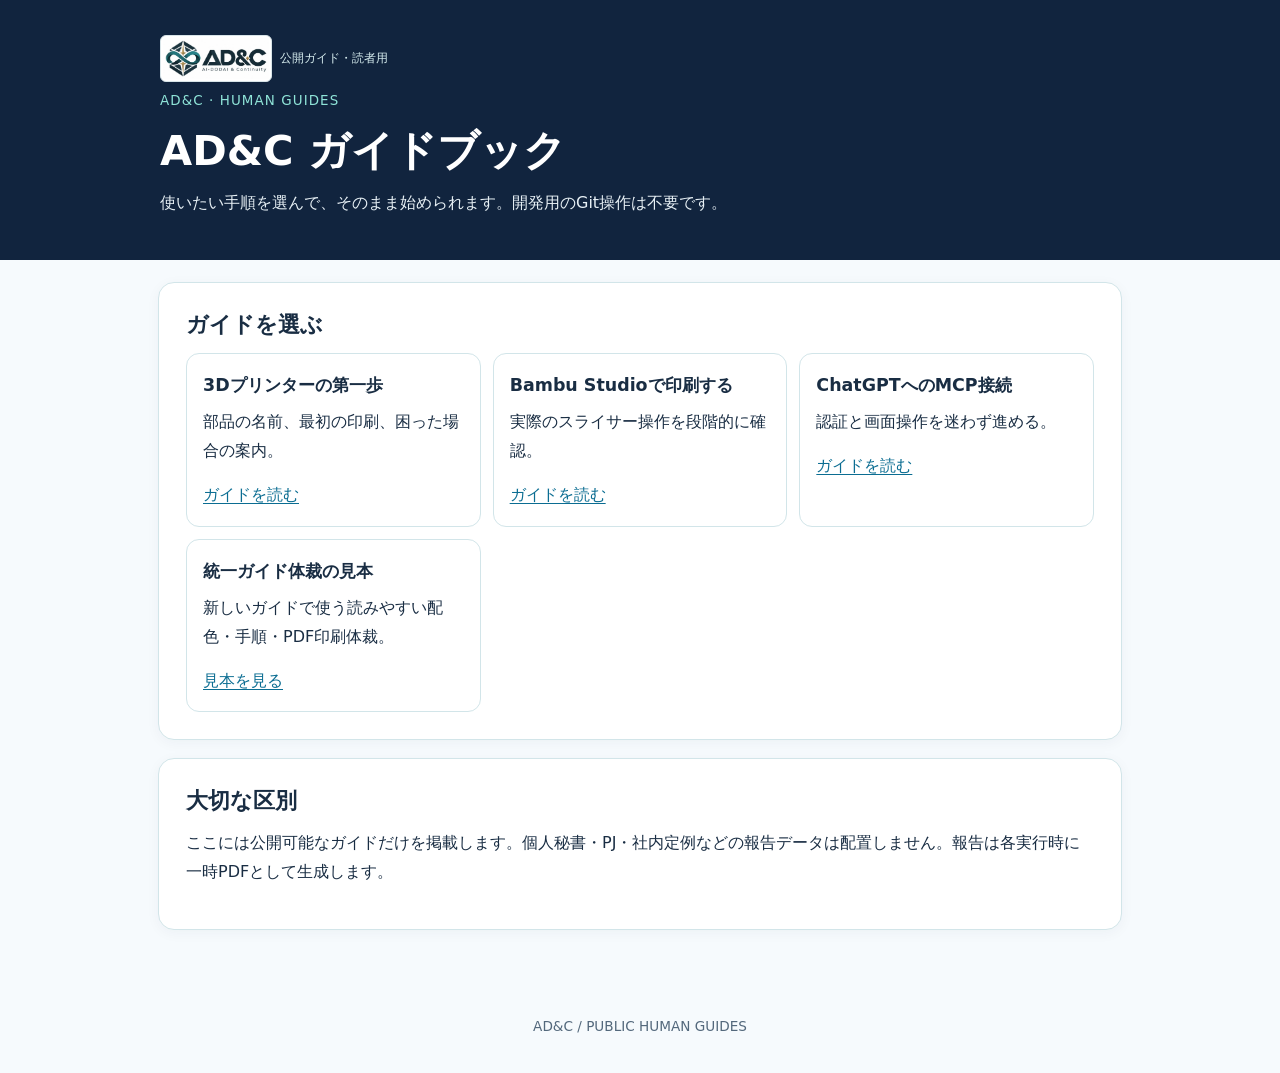
<file: guides/index.html>
<!doctype html>
<html lang="ja"><head><meta charset="utf-8"><meta name="viewport" content="width=device-width,initial-scale=1">
<meta name="referrer" content="no-referrer"><title>AD&C｜ガイドブック</title>
<link rel="stylesheet" href="assets/adnc-unified.css"></head><body>
<a class="skip-link" href="#content">本文へ移動</a>
<header class="adnc-hero"><div class="adnc-brand"><img class="adnc-logo" src="assets/adnc-official-logo.svg" alt="AD&amp;C公式ロゴ" width="640" height="247"><span class="adnc-brand-note">公開ガイド・読者用</span></div><div class="eyebrow">AD&amp;C · HUMAN GUIDES</div>
<h1>AD&C ガイドブック</h1><p>使いたい手順を選んで、そのまま始められます。開発用のGit操作は不要です。</p></header>
<main id="content" class="adnc-wrap">
<section class="adnc-panel"><h2>ガイドを選ぶ</h2>
<div class="adnc-grid">
<article class="adnc-card"><h3>3Dプリンターの第一歩</h3><p>部品の名前、最初の印刷、困った場合の案内。</p><a href="3d-print/first-steps-guide.html">ガイドを読む</a></article>
<article class="adnc-card"><h3>Bambu Studioで印刷する</h3><p>実際のスライサー操作を段階的に確認。</p><a href="3d-print/bambu-studio-print-guide.html">ガイドを読む</a></article>
<article class="adnc-card"><h3>ChatGPTへのMCP接続</h3><p>認証と画面操作を迷わず進める。</p><a href="cloudflare/mcp-chatgpt-first-connection.html">ガイドを読む</a></article>
<article class="adnc-card"><h3>統一ガイド体裁の見本</h3><p>新しいガイドで使う読みやすい配色・手順・PDF印刷体裁。</p><a href="guide-layout-example.html">見本を見る</a></article>
</div></section>
<div class="adnc-panel"><h2>大切な区別</h2><p>ここには公開可能なガイドだけを掲載します。個人秘書・PJ・社内定例などの報告データは配置しません。報告は各実行時に一時PDFとして生成します。</p></div>
</main><footer class="adnc-footer">AD&amp;C / PUBLIC HUMAN GUIDES</footer></body></html>
</file>
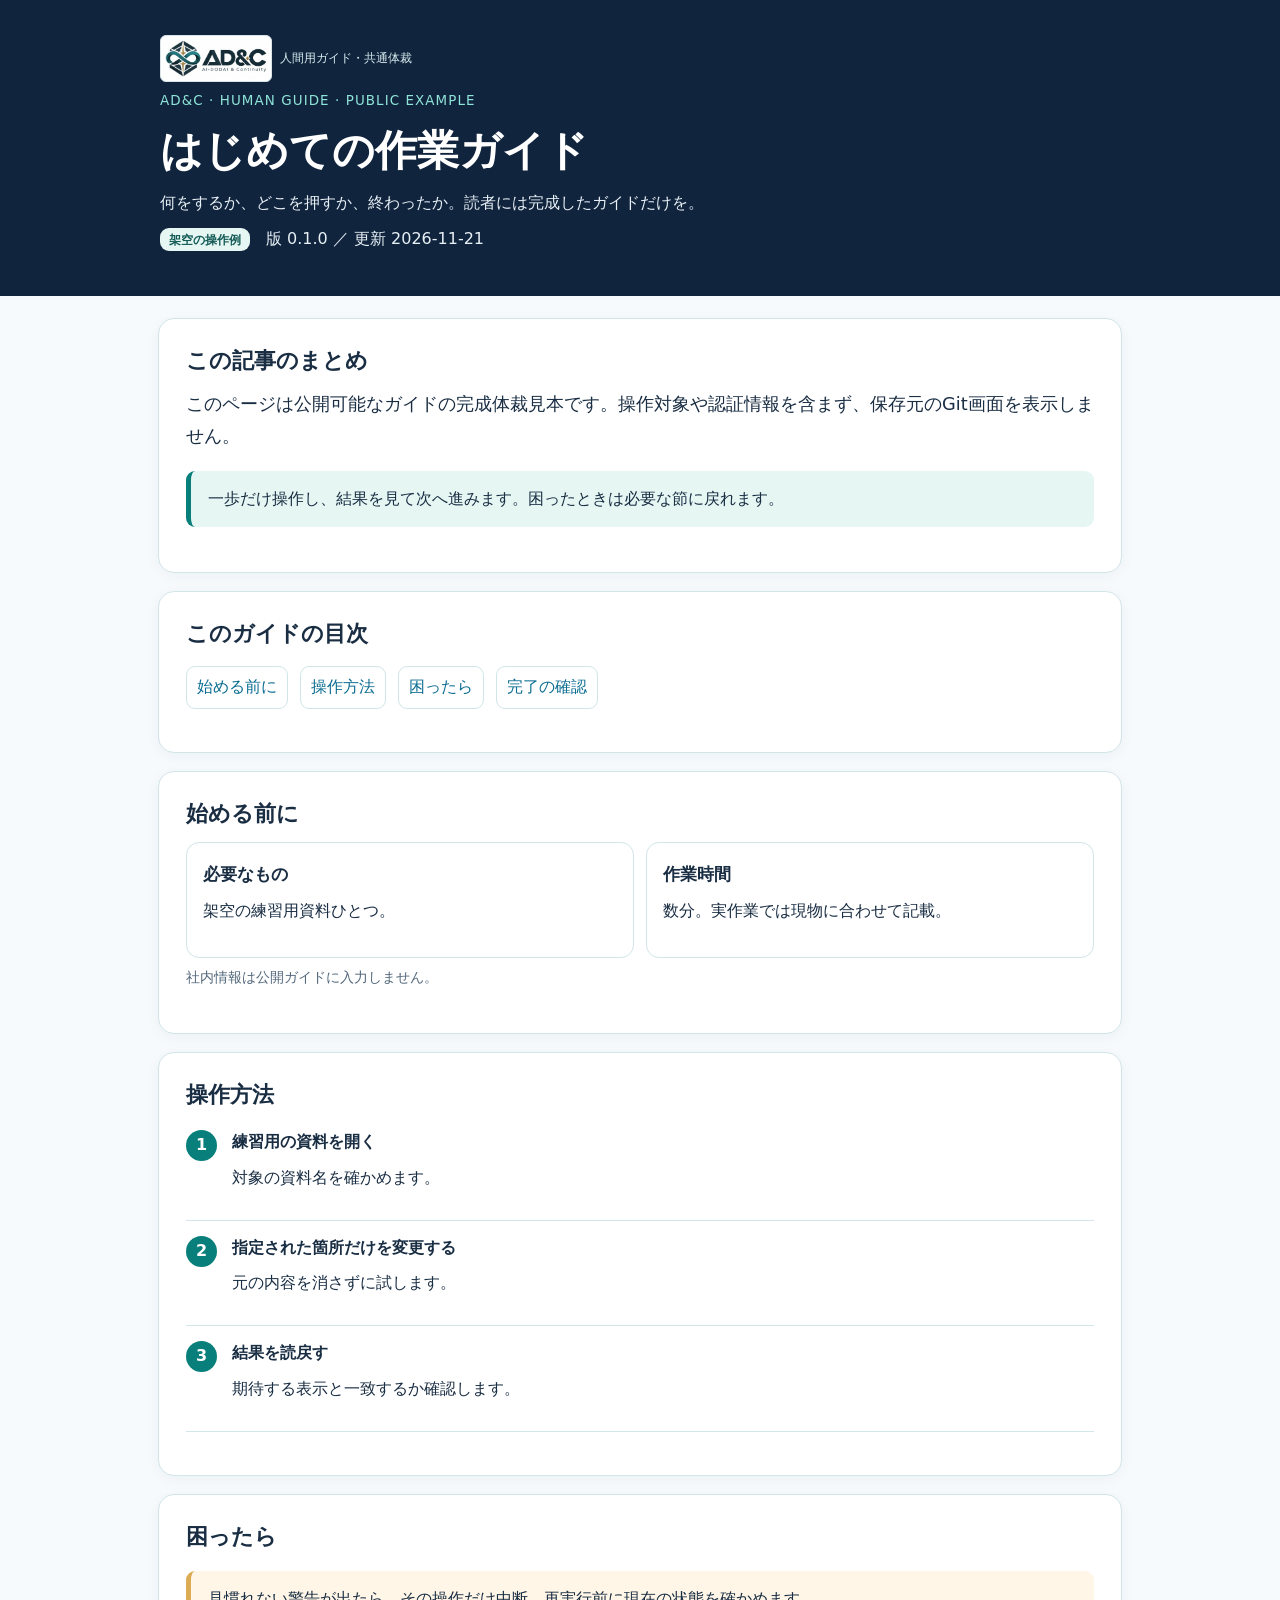
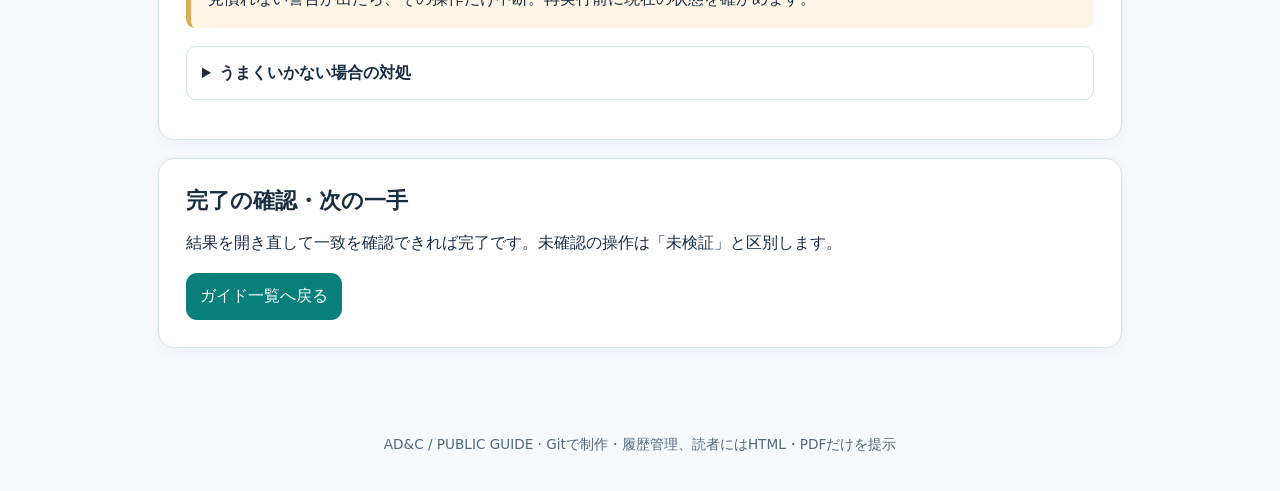
<file: guides/guide-layout-example.html>
<!doctype html>
<html lang="ja">
<head>
<meta charset="utf-8">
<meta name="viewport" content="width=device-width,initial-scale=1">
<meta name="color-scheme" content="light">
<meta name="referrer" content="no-referrer">
<meta name="description" content="AD&Cの一般公開ガイド統一体裁の見本。架空の操作のみを掲載します。">
<title>AD&C｜ガイド統一体裁・公開見本</title>
<link rel="stylesheet" href="assets/adnc-unified.css">
</head>
<body>
<a class="skip-link" href="#content">本文へ移動</a>
<header class="adnc-hero">
  <div class="adnc-brand"><img class="adnc-logo" src="assets/adnc-official-logo.svg" alt="AD&amp;C公式ロゴ" width="640" height="247"><span class="adnc-brand-note">人間用ガイド・共通体裁</span></div>
  <div class="eyebrow">AD&amp;C · HUMAN GUIDE · PUBLIC EXAMPLE</div>
  <h1>はじめての作業ガイド</h1>
  <p>何をするか、どこを押すか、終わったか。読者には完成したガイドだけを。</p>
  <p><span class="adnc-badge">架空の操作例</span>　版 0.1.0 ／ 更新 2026-11-21</p>
</header>
<main id="content" class="adnc-wrap">
 <section class="adnc-panel" aria-labelledby="summary">
   <h2 id="summary">この記事のまとめ</h2>
   <p class="adnc-lead">このページは公開可能なガイドの完成体裁見本です。操作対象や認証情報を含まず、保存元のGit画面を表示しません。</p>
   <div class="adnc-callout">一歩だけ操作し、結果を見て次へ進みます。困ったときは必要な節に戻れます。</div>
 </section>
 <nav class="adnc-panel adnc-no-print" aria-label="このガイドの目次">
   <h2>このガイドの目次</h2>
   <ul class="adnc-toc">
    <li><a href="#before">始める前に</a></li><li><a href="#steps">操作方法</a></li>
    <li><a href="#trouble">困ったら</a></li><li><a href="#result">完了の確認</a></li>
   </ul>
 </nav>
 <section id="before" class="adnc-panel">
   <h2>始める前に</h2>
   <div class="adnc-grid">
    <article class="adnc-card"><h3>必要なもの</h3><p>架空の練習用資料ひとつ。</p></article>
    <article class="adnc-card"><h3>作業時間</h3><p>数分。実作業では現物に合わせて記載。</p></article>
   </div>
   <p class="adnc-muted">社内情報は公開ガイドに入力しません。</p>
 </section>
 <section id="steps" class="adnc-panel">
   <h2>操作方法</h2>
   <ol class="adnc-steps">
     <li><strong>練習用の資料を開く</strong><p>対象の資料名を確かめます。</p></li>
     <li><strong>指定された箇所だけを変更する</strong><p>元の内容を消さずに試します。</p></li>
     <li><strong>結果を読戻す</strong><p>期待する表示と一致するか確認します。</p></li>
   </ol>
 </section>
 <section id="trouble" class="adnc-panel">
   <h2>困ったら</h2>
   <div class="adnc-callout warn">見慣れない警告が出たら、その操作だけ中断。再実行前に現在の状態を確かめます。</div>
   <details><summary>うまくいかない場合の対処</summary><p>実際のガイドでは機種・ソフトの正規画面や安全な復旧手順だけを記載します。</p></details>
 </section>
 <section id="result" class="adnc-panel">
   <h2>完了の確認・次の一手</h2>
   <p>結果を開き直して一致を確認できれば完了です。未確認の操作は「未検証」と区別します。</p>
   <a class="adnc-action adnc-no-print" href="index.html">ガイド一覧へ戻る</a>
 </section>
</main>
<footer class="adnc-footer">AD&amp;C / PUBLIC GUIDE · Gitで制作・履歴管理、読者にはHTML・PDFだけを提示</footer>
</body></html>
</file>
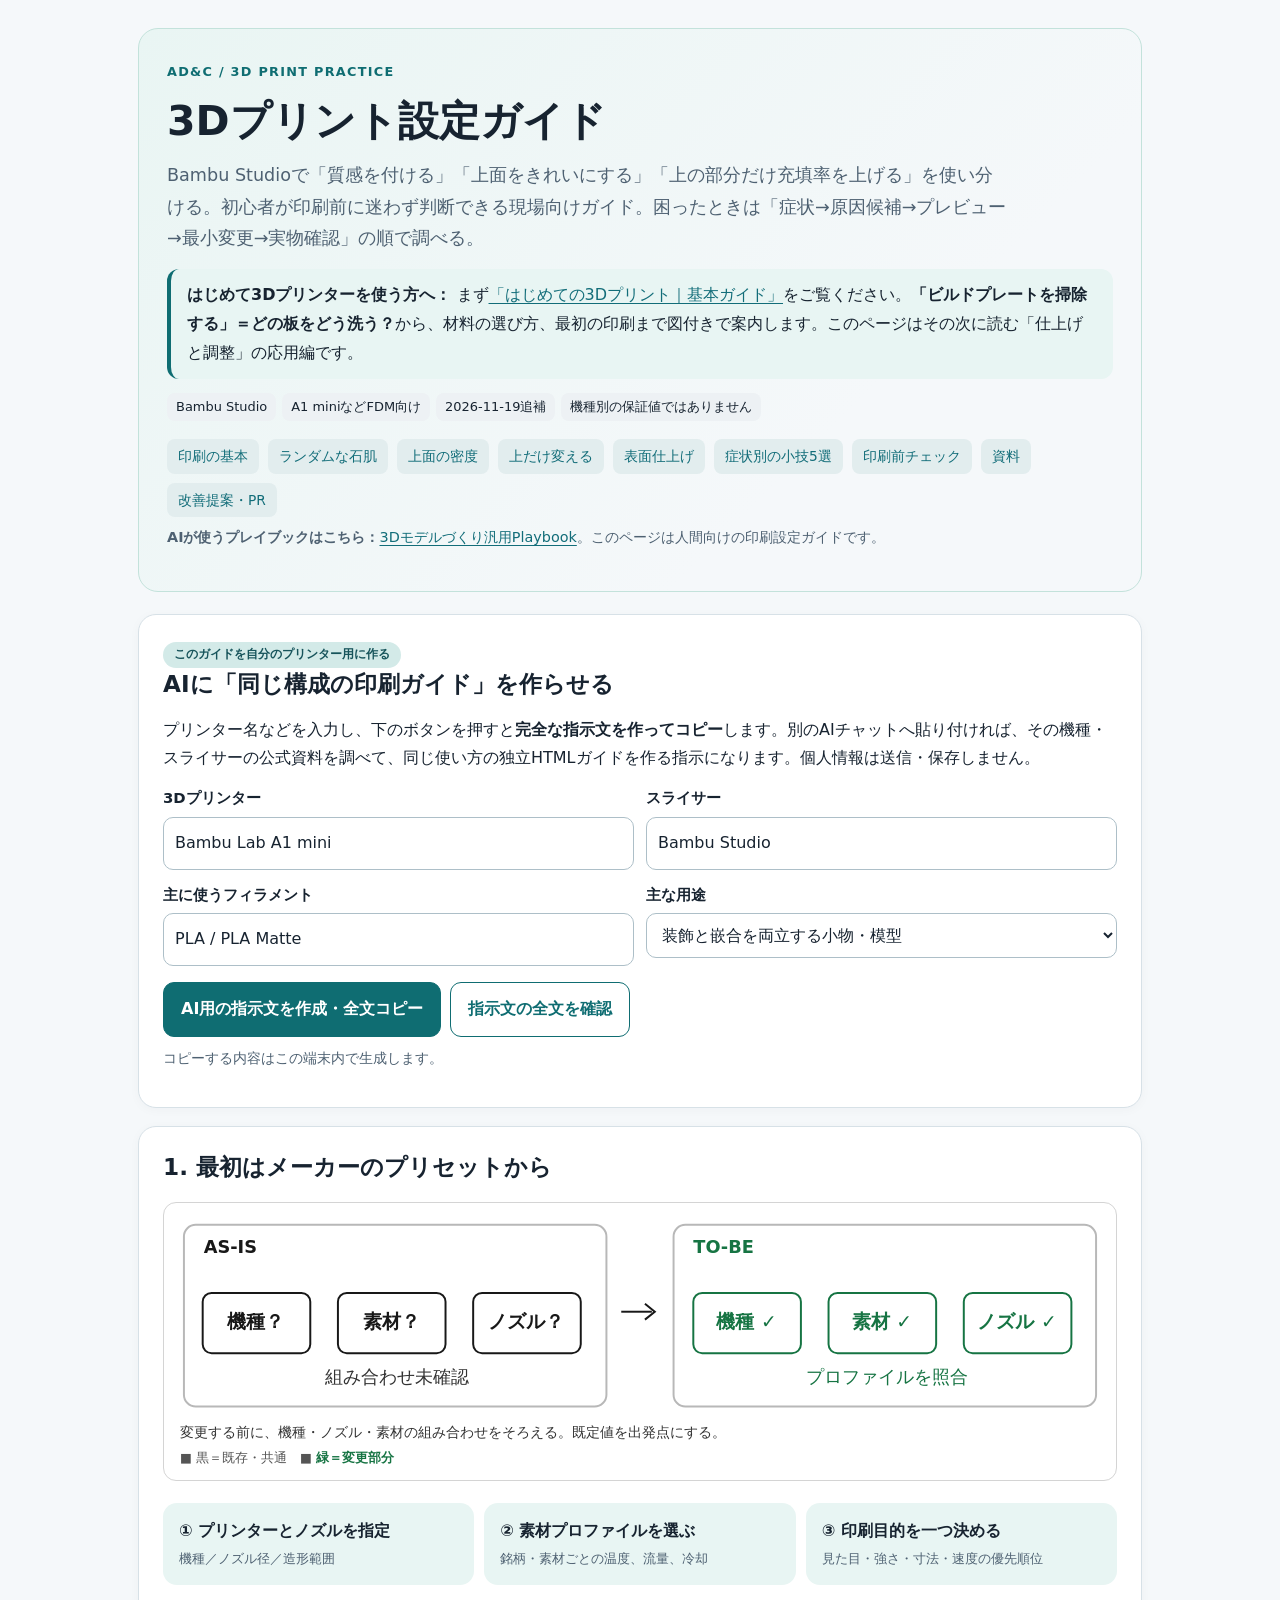
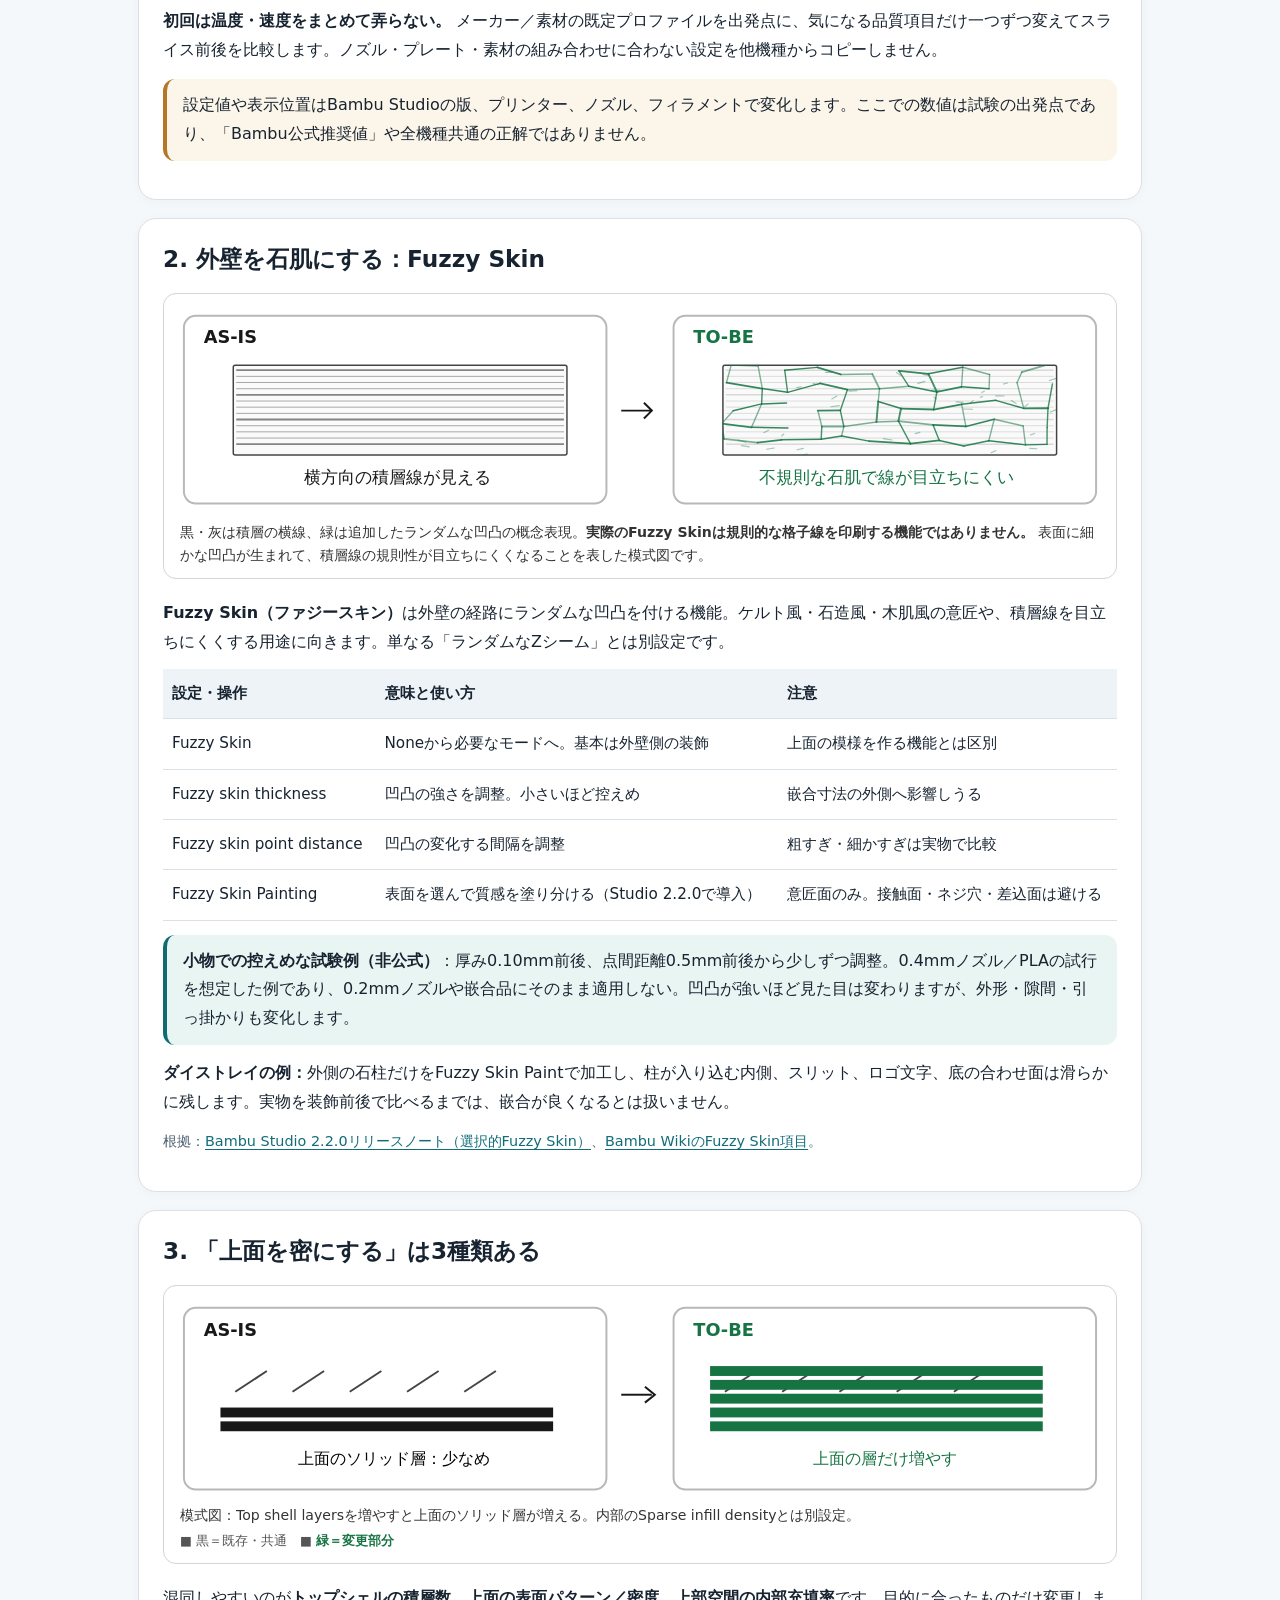
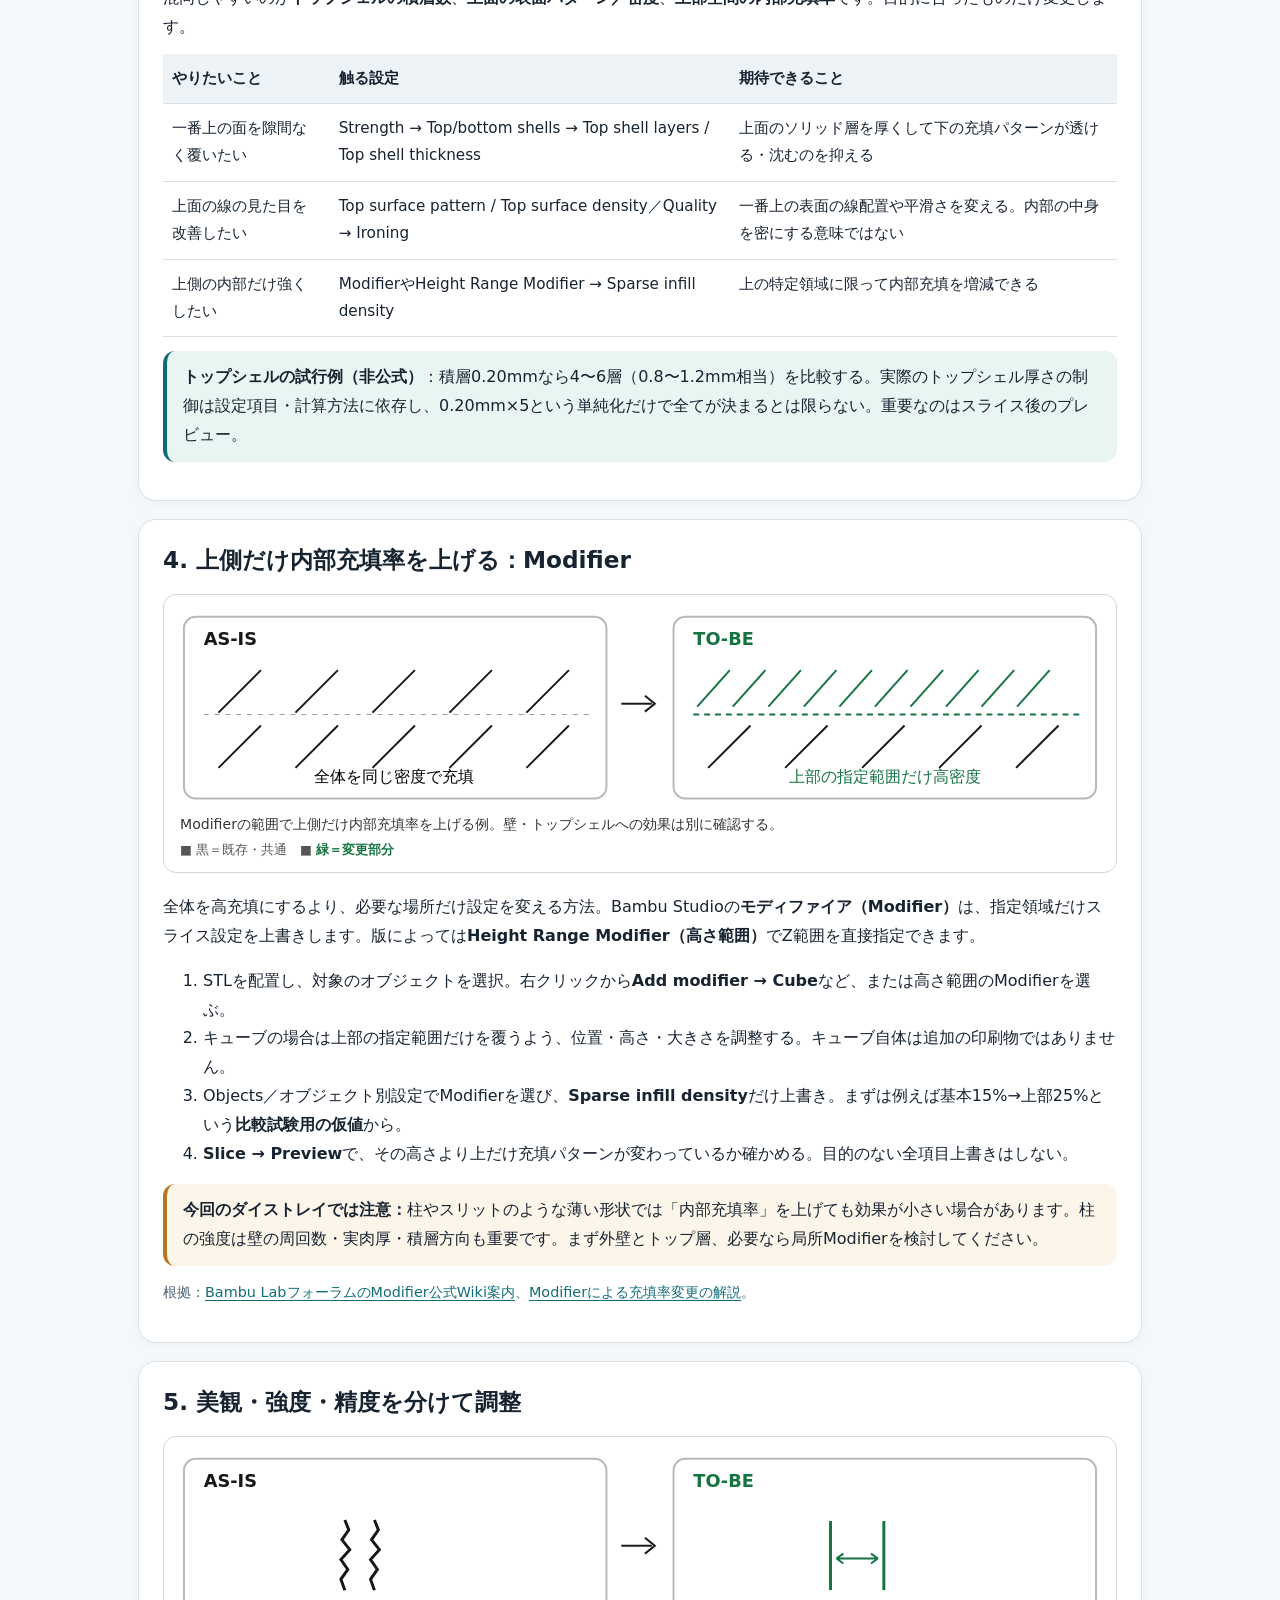
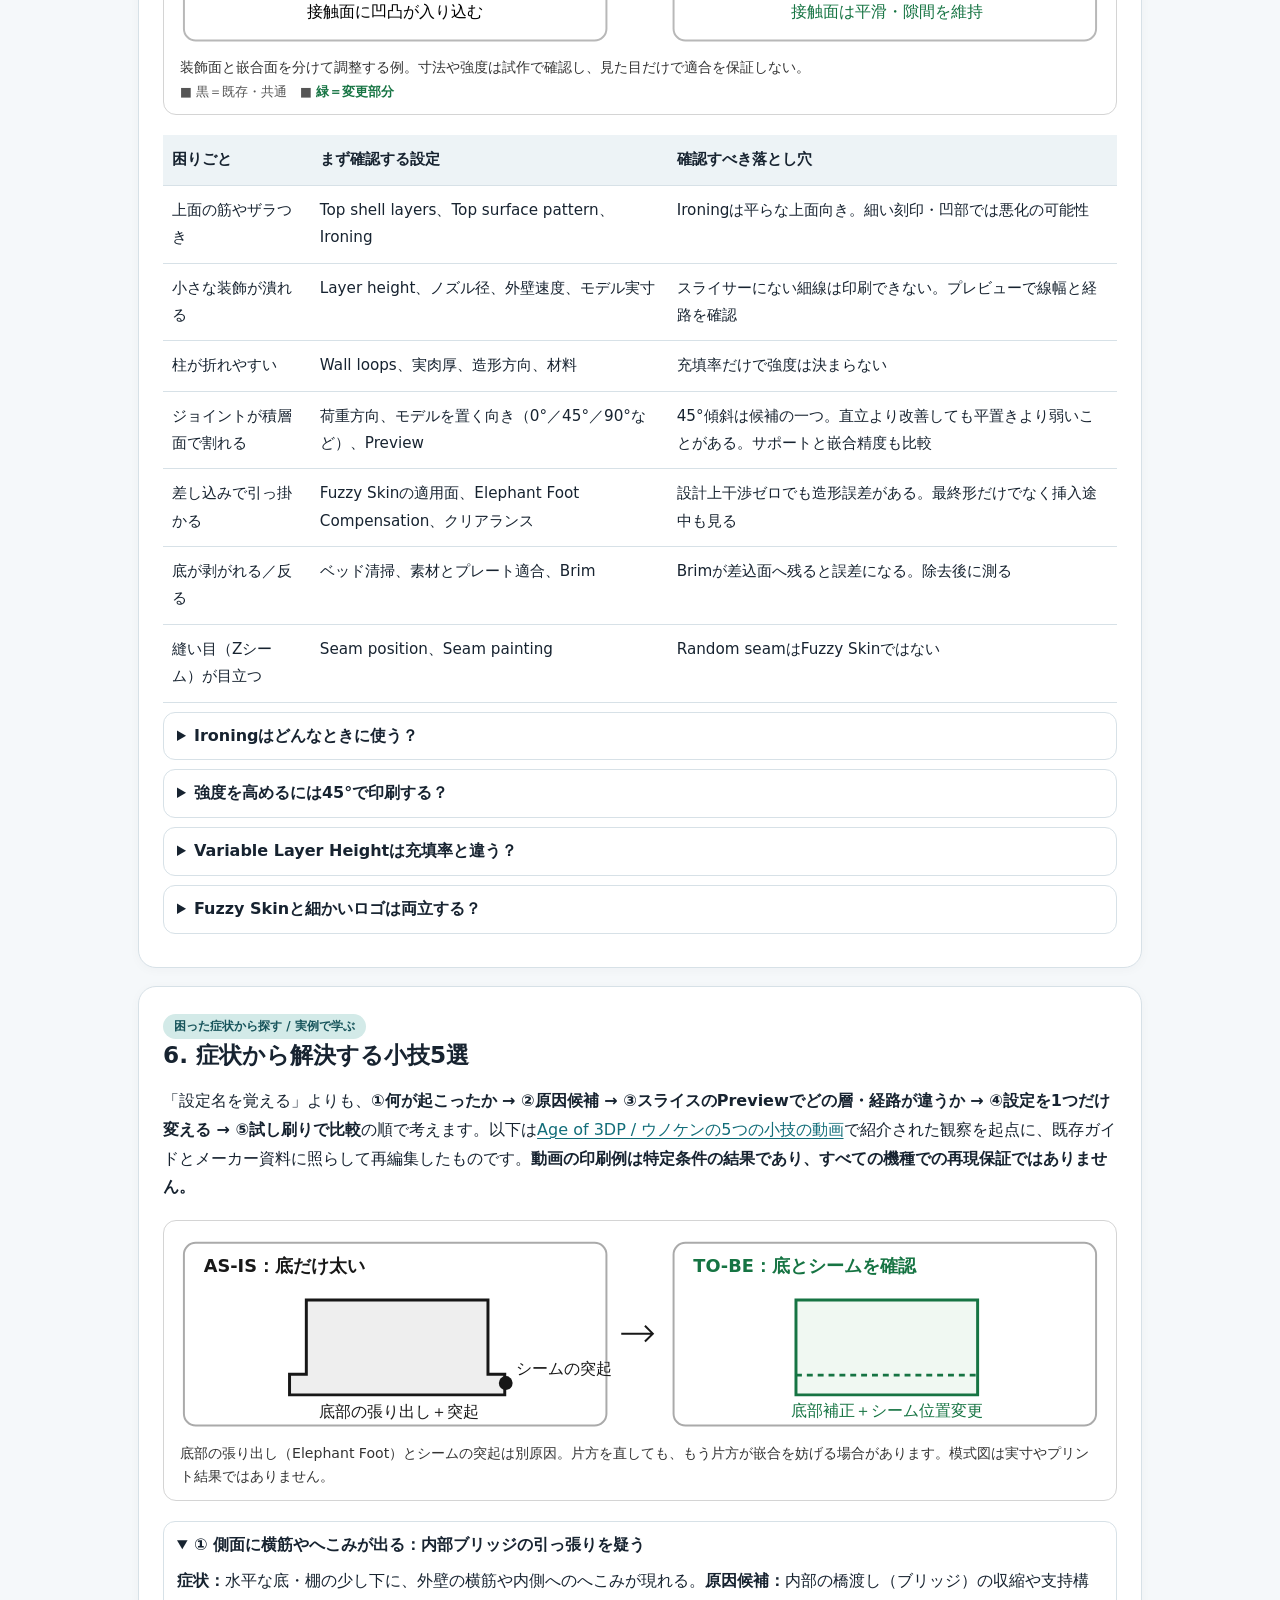
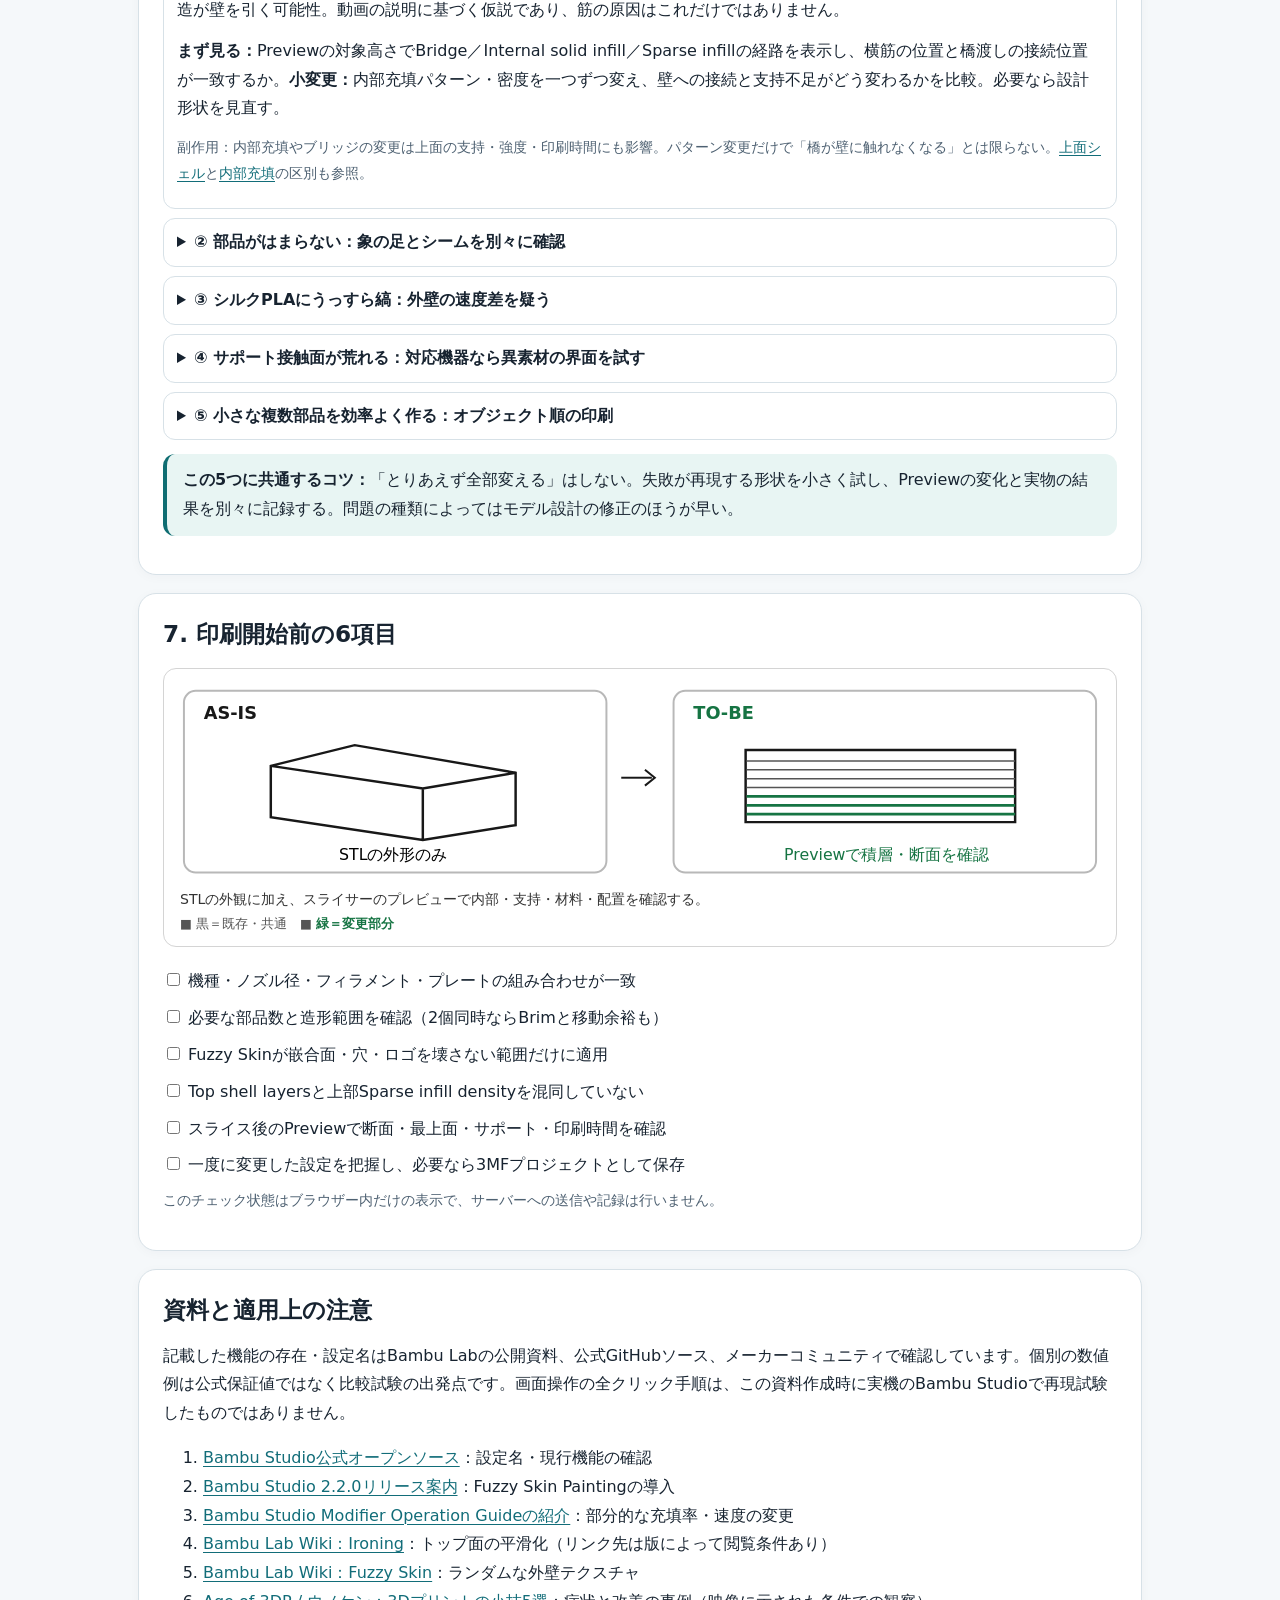
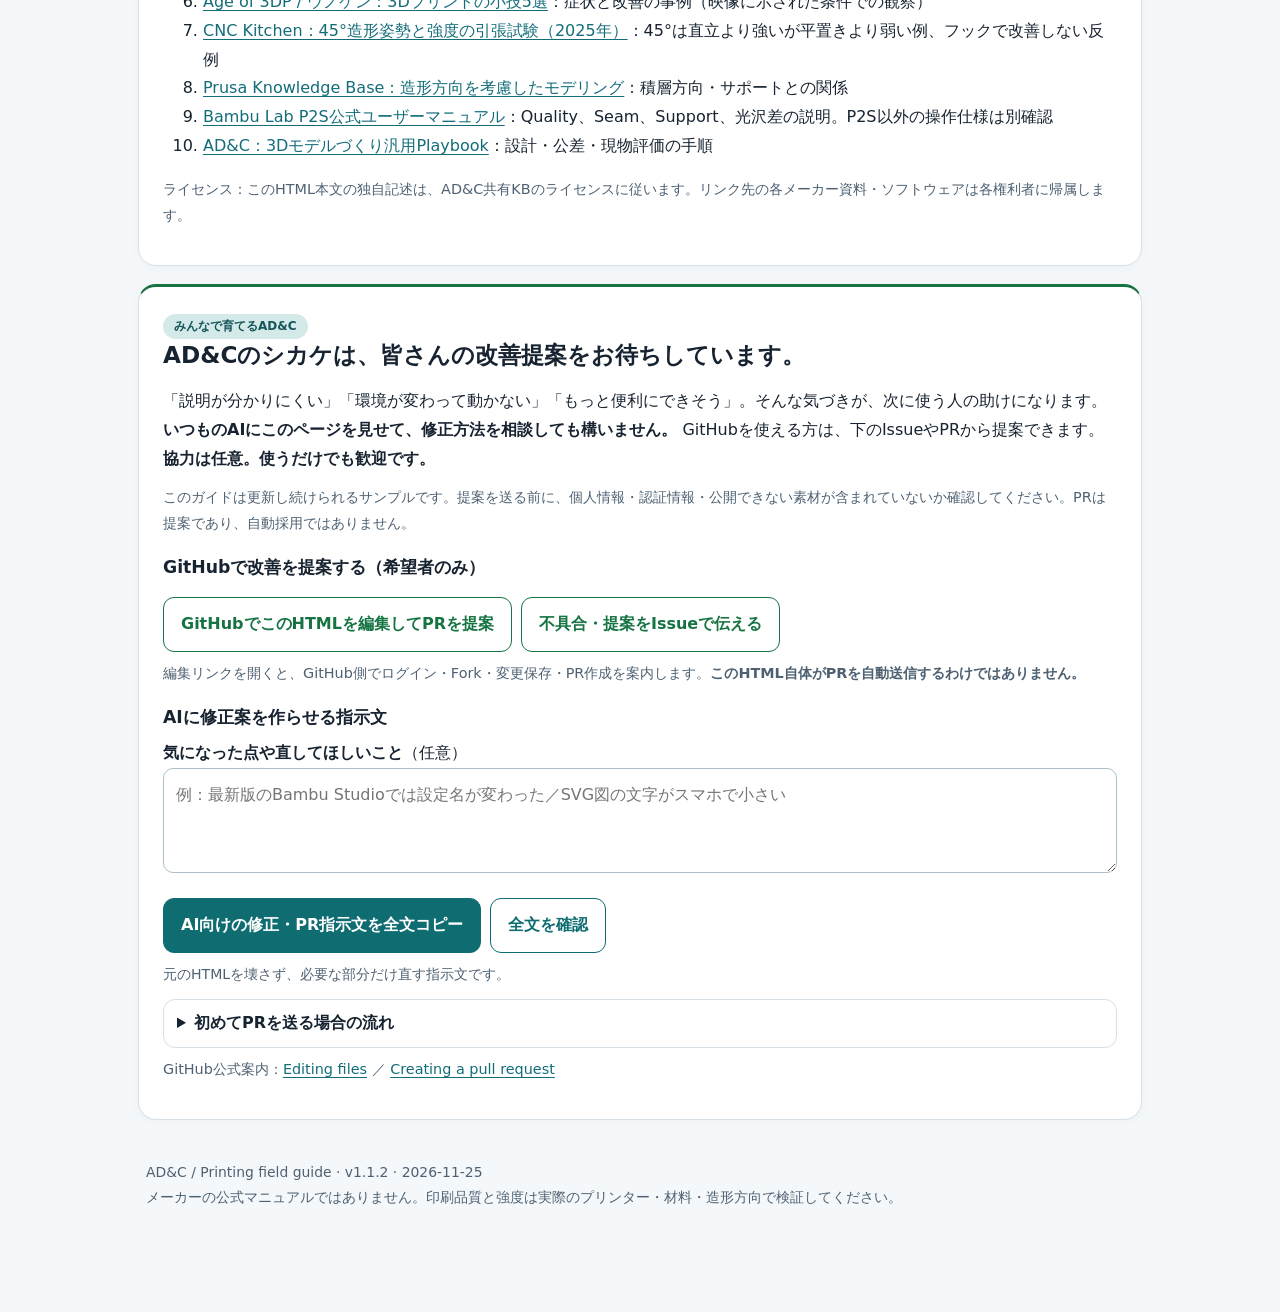
<file: guides/3d-print/bambu-studio-print-guide.html>
<!doctype html>
<html lang="ja">
<head>
<meta charset="utf-8">
<meta name="viewport" content="width=device-width, initial-scale=1">
<meta name="color-scheme" content="light">
<title>3Dプリント設定ガイド｜Bambu Studio | AD&amp;C</title>
<style>
:root{--ink:#172330;--sub:#4e6172;--bg:#f5f8fa;--paper:white;--line:#d7e1e7;--teal:#0f6d72;--soft:#e8f5f3;--warm:#fcf5e9}
*{box-sizing:border-box}html{scroll-behavior:smooth}body{margin:0;background:var(--bg);color:var(--ink);font:16px/1.8 system-ui,-apple-system,"Noto Sans JP",sans-serif}
.wrap{max-width:1040px;margin:0 auto;padding:28px 18px 80px}h1{font-size:clamp(25px,4.5vw,41px);line-height:1.3;margin:9px 0 12px}h2{font-size:1.45rem;line-height:1.4;margin:0 0 15px}h3{font-size:1.08rem;line-height:1.5;margin:18px 0 8px}p{margin:8px 0 12px}a{color:#126d79;text-decoration-thickness:1px;text-underline-offset:3px}a:hover{text-decoration-thickness:2px}
.eyebrow{letter-spacing:.1em;font-size:.8rem;color:var(--teal);font-weight:700}.lead{font-size:1.1rem;color:var(--sub);max-width:840px}
.hero{padding:28px;border-radius:20px;background:linear-gradient(135deg,#e9f5f3,#f5f8fa 70%);border:1px solid #c3e2db;margin-bottom:22px}
.section{background:var(--paper);border:1px solid var(--line);border-radius:18px;padding:24px;margin:18px 0;box-shadow:0 2px 11px #142b3d08}
.workflow{display:grid;grid-template-columns:repeat(3,1fr);gap:10px;margin:22px 0}.step{background:var(--soft);border-radius:14px;padding:16px;line-height:1.55;font-weight:650}.step small{display:block;color:var(--sub);font-weight:400;margin-top:5px}
.pill{display:inline-block;background:#d3eae8;color:#17545b;padding:2px 11px;border-radius:50px;font-size:.75rem;font-weight:650}
.grid{display:grid;grid-template-columns:repeat(2,1fr);gap:12px}.field{display:flex;flex-direction:column;gap:5px}.field label{font-weight:650;font-size:.93rem}.field input,.field select{width:100%;background:#fff;border:1px solid #adbfc8;border-radius:10px;padding:11px;font:inherit;color:var(--ink)}
button{font:inherit;font-weight:700;cursor:pointer;border-radius:11px;padding:12px 17px;border:1px solid var(--teal)}button.primary{background:var(--teal);color:white}button.secondary{background:white;color:var(--teal)}button:hover{filter:brightness(.94)}button:focus-visible,a:focus-visible,input:focus-visible{outline:3px solid #f0ac3a;outline-offset:2px}
.actions{display:flex;flex-wrap:wrap;gap:9px;margin:16px 0 9px}.status{font-size:.88rem;color:var(--sub)}.prompt{width:100%;height:390px;max-height:70vh;padding:14px;border:1px solid #aebfc8;border-radius:11px;background:#f6f8fa;font:13px/1.6 ui-monospace,SFMono-Regular,Consolas,monospace;white-space:pre-wrap}
.nav{display:flex;flex-wrap:wrap;gap:9px;margin:18px 0 3px}.nav a{padding:5px 11px;background:#e2edee;border-radius:8px;text-decoration:none;font-size:.86rem}
table{width:100%;border-collapse:collapse;margin:12px 0 8px;font-size:.95rem}td,th{border-bottom:1px solid var(--line);text-align:left;padding:11px 9px;vertical-align:top}th{background:#edf3f6;font-weight:700}
.note{background:var(--soft);padding:12px 16px;border-radius:12px;border-left:4px solid var(--teal);margin:14px 0}.warning{background:var(--warm);border-left-color:#b57625}
.muted{color:var(--sub);font-size:.9rem}.tags{display:flex;flex-wrap:wrap;gap:6px;margin:8px 0}.tags span{background:#edf1f4;border-radius:8px;padding:2px 9px;font-size:.81rem}
details{border:1px solid var(--line);border-radius:12px;margin:9px 0;padding:9px 13px}summary{font-weight:700;cursor:pointer}
.checklist label{display:block;margin:8px 0}.checklist input{margin-right:8px;accent-color:var(--teal)}
footer{padding:22px 8px;color:var(--sub);font-size:.87rem}
@media(max-width:660px){.grid,.workflow{grid-template-columns:1fr}.section{padding:17px}.hero{padding:18px}table{font-size:.84rem}td,th{padding:8px 6px}.actions button{width:100%}}
@media print{body{background:white}.section,.hero{box-shadow:none;break-inside:avoid}.actions,.grid,.prompt,.nav{display:none!important}.section{margin:10px 0}a{color:var(--ink)}}

/* 図は独立したインラインSVG：黒白を基本に変更箇所だけ緑で示す。画像・外部ライブラリ不要 */
.comparison{margin:18px 0 20px;padding:10px 12px;background:#fff;border:1px solid #d4d4d4;border-radius:13px}
.comparison svg{display:block;width:100%;height:auto;max-width:940px;margin-inline:auto;font-family:"Noto Sans JP",system-ui,sans-serif}
.comparison figcaption{margin:4px 4px 2px;font-size:.88rem;line-height:1.6;color:#333}
.diagram-legend{display:block;font-size:.79rem;color:#555;margin-top:4px}.diagram-legend b{font-weight:700;color:#167443}
.contribution{border-top:3px solid #167443}.contribution .actions a{display:inline-flex;align-items:center;justify-content:center;text-decoration:none;font-weight:700;border-radius:11px;padding:12px 17px;border:1px solid #167443;color:#167443;background:#fff}.contribution .actions a:hover{background:#f2f8f2}
.contribution textarea{width:100%;min-height:105px;font:inherit;padding:12px;border:1px solid #adbfc8;border-radius:10px;resize:vertical}
@media(max-width:660px){.comparison{padding:6px;overflow-x:auto;overscroll-behavior-x:contain}.comparison::before{content:"↔ 図は左右にスワイプして比較（左：変更前／右：変更後）";display:block;font-size:.83rem;font-weight:700;color:var(--teal);margin:4px 5px 8px}.comparison svg{width:940px;max-width:none}.comparison figcaption{font-size:.8rem}.contribution .actions a{width:100%}}
@media print{.comparison{break-inside:avoid;border-color:#888;overflow:visible}.comparison svg{width:100%;max-width:940px}.comparison::before{display:none}.contribution textarea,.contribution .actions{display:none!important}}

</style>
</head>
<body>
<main class="wrap">
<header class="hero">
 <span class="eyebrow">AD&amp;C / 3D PRINT PRACTICE</span>
 <h1>3Dプリント設定ガイド</h1>
 <p class="lead">Bambu Studioで「質感を付ける」「上面をきれいにする」「上の部分だけ充填率を上げる」を使い分ける。初心者が印刷前に迷わず判断できる現場向けガイド。困ったときは「症状→原因候補→プレビュー→最小変更→実物確認」の順で調べる。</p>
 <div class="note" role="note"><strong>はじめて3Dプリンターを使う方へ：</strong> まず<a href="./first-steps-guide.html">「はじめての3Dプリント｜基本ガイド」</a>をご覧ください。<strong>「ビルドプレートを掃除する」＝どの板をどう洗う？</strong>から、材料の選び方、最初の印刷まで図付きで案内します。このページはその次に読む「仕上げと調整」の応用編です。</div>
 <div class="tags"><span>Bambu Studio</span><span>A1 miniなどFDM向け</span><span>2026-11-19追補</span><span>機種別の保証値ではありません</span></div>
 <nav class="nav"><a href="#start">印刷の基本</a><a href="#fuzzy">ランダムな石肌</a><a href="#top">上面の密度</a><a href="#local">上だけ変える</a><a href="#finish">表面仕上げ</a><a href="#troubles">症状別の小技5選</a><a href="#before">印刷前チェック</a><a href="#sources">資料</a><a href="#contribute">改善提案・PR</a></nav>
<p class="muted"><strong>AIが使うプレイブックはこちら：</strong><a href="https://github.com/Yosio-DMZ-C/AD-C-Shared-Knowledge/blob/main/skills/3d-print-practical/SKILL.md" target="_blank" rel="noopener">3Dモデルづくり汎用Playbook</a>。このページは人間向けの印刷設定ガイドです。</p>
</header>
<section class="section" id="my-guide">
 <span class="pill">このガイドを自分のプリンター用に作る</span>
 <h2>AIに「同じ構成の印刷ガイド」を作らせる</h2>
 <p>プリンター名などを入力し、下のボタンを押すと<strong>完全な指示文を作ってコピー</strong>します。別のAIチャットへ貼り付ければ、その機種・スライサーの公式資料を調べて、同じ使い方の独立HTMLガイドを作る指示になります。個人情報は送信・保存しません。</p>
 <div class="grid">
  <div class="field"><label for="printer">3Dプリンター</label><input id="printer" value="Bambu Lab A1 mini" autocomplete="off"></div>
  <div class="field"><label for="slicer">スライサー</label><input id="slicer" value="Bambu Studio" autocomplete="off"></div>
  <div class="field"><label for="filament">主に使うフィラメント</label><input id="filament" value="PLA / PLA Matte" autocomplete="off"></div>
  <div class="field"><label for="goal">主な用途</label><select id="goal"><option value="装飾と嵌合を両立する小物・模型">装飾と嵌合を両立する小物・模型</option><option value="実用品・機械的な部品">実用品・機械的な部品</option><option value="表面の美観を優先する展示物">表面の美観を優先する展示物</option><option value="一般的な初心者向け">一般的な初心者向け</option></select></div>
 </div>
 <div class="actions">
  <button type="button" class="primary" id="makePrompt">AI用の指示文を作成・全文コピー</button>
  <button type="button" class="secondary" id="showPrompt">指示文の全文を確認</button>
 </div>
 <p class="status" id="copyStatus" role="status" aria-live="polite">コピーする内容はこの端末内で生成します。</p>
 <div id="promptPanel" hidden><textarea id="promptText" class="prompt" readonly aria-label="生成した指示文の全文"></textarea><p class="muted">自動コピーがブロックされた場合は、この欄を全選択してコピーしてください。</p></div>
</section>
<section class="section" id="start">
 <h2>1. 最初はメーカーのプリセットから</h2>
 <figure class="comparison" data-visual="start">
 <svg viewBox="0 0 940 207" role="img" aria-labelledby="viz-start-title viz-start-desc" xmlns="http://www.w3.org/2000/svg">
  <title id="viz-start-title">不一致の設定を個別に選ぶ状態から、プリンター・ノズル・材料の組み合わせを確認した状態へ</title><desc id="viz-start-desc">変更する前に、機種・ノズル・素材の組み合わせをそろえる。既定値を出発点にする。</desc>
  <rect x="8" y="12" width="428" height="184" fill="#fff" stroke="#b8b8b8" stroke-width="2" rx="12"/><rect x="504" y="12" width="428" height="184" fill="#fff" stroke="#b8b8b8" stroke-width="2" rx="12"/>
  <text x="28" y="41" font-size="18" font-weight="700" fill="#181818">AS-IS</text><text x="524" y="41" font-size="18" font-weight="700" fill="#167443">TO-BE</text>
  <line x1="451" y1="100" x2="482" y2="100" stroke="#181818" stroke-width="2" /><path d="M475 92 L485 100 L475 108" fill="none" stroke="#181818" stroke-width="2"/>
  <rect x="27" y="81" width="109" height="61" fill="#fff" stroke="#181818" stroke-width="2" rx="9"/><text x="81" y="116" font-size="19" font-weight="650" fill="#181818" text-anchor="middle">機種？</text><rect x="164" y="81" width="109" height="61" fill="#fff" stroke="#181818" stroke-width="2" rx="9"/><text x="218" y="116" font-size="19" font-weight="650" fill="#181818" text-anchor="middle">素材？</text><rect x="301" y="81" width="109" height="61" fill="#fff" stroke="#181818" stroke-width="2" rx="9"/><text x="355" y="116" font-size="19" font-weight="650" fill="#181818" text-anchor="middle">ノズル？</text><text x="224" y="172" font-size="18" text-anchor="middle" fill="#333">組み合わせ未確認</text><rect x="524" y="81" width="109" height="61" fill="#fff" stroke="#167443" stroke-width="2" rx="9"/><text x="578" y="116" font-size="19" font-weight="650" fill="#167443" text-anchor="middle">機種 ✓</text><rect x="661" y="81" width="109" height="61" fill="#fff" stroke="#167443" stroke-width="2" rx="9"/><text x="715" y="116" font-size="19" font-weight="650" fill="#167443" text-anchor="middle">素材 ✓</text><rect x="798" y="81" width="109" height="61" fill="#fff" stroke="#167443" stroke-width="2" rx="9"/><text x="852" y="116" font-size="19" font-weight="650" fill="#167443" text-anchor="middle">ノズル ✓</text><text x="720" y="172" font-size="18" text-anchor="middle" fill="#167443">プロファイルを照合</text>
 </svg><figcaption>変更する前に、機種・ノズル・素材の組み合わせをそろえる。既定値を出発点にする。 <span class="diagram-legend">■ 黒＝既存・共通　<span aria-hidden="true">■</span> <b>緑＝変更部分</b></span></figcaption>
 </figure>
 <div class="workflow">
  <div class="step">① プリンターとノズルを指定<small>機種／ノズル径／造形範囲</small></div>
  <div class="step">② 素材プロファイルを選ぶ<small>銘柄・素材ごとの温度、流量、冷却</small></div>
  <div class="step">③ 印刷目的を一つ決める<small>見た目・強さ・寸法・速度の優先順位</small></div>
 </div>
 <p><strong>初回は温度・速度をまとめて弄らない。</strong> メーカー／素材の既定プロファイルを出発点に、気になる品質項目だけ一つずつ変えてスライス前後を比較します。ノズル・プレート・素材の組み合わせに合わない設定を他機種からコピーしません。</p>
 <div class="note warning">設定値や表示位置はBambu Studioの版、プリンター、ノズル、フィラメントで変化します。ここでの数値は試験の出発点であり、「Bambu公式推奨値」や全機種共通の正解ではありません。</div>
</section>
<section class="section" id="fuzzy">
 <h2>2. 外壁を石肌にする：Fuzzy Skin</h2>
 <figure class="comparison" data-visual="fuzzy">
 <svg viewBox="0 0 940 216" role="img" aria-labelledby="viz-fuzzy-title viz-fuzzy-desc" xmlns="http://www.w3.org/2000/svg">
  <title id="viz-fuzzy-title">Fuzzy Skinによって横方向の積層線が目立ちにくくなる模式図</title>
  <desc id="viz-fuzzy-desc">左は細い横線が規則的に残る3Dプリントの壁面。右では横線は残るが、緑の不規則な網目状の短い線を重ねて表面のランダムな凹凸を象徴し、横線が目立ちにくくなることを表す。実際に格子線が印刷されるという意味ではない。</desc>
  <rect x="8" y="12" width="428" height="190" rx="12" fill="#fff" stroke="#b8b8b8" stroke-width="2"/>
  <rect x="504" y="12" width="428" height="190" rx="12" fill="#fff" stroke="#b8b8b8" stroke-width="2"/>
  <text x="28" y="39" font-size="18" font-weight="700" fill="#181818">AS-IS</text>
  <text x="524" y="39" font-size="18" font-weight="700" fill="#167443">TO-BE</text>
  <rect x="58" y="62" width="338" height="91" rx="2" fill="#fafafa" stroke="#444" stroke-width="1.5"/>
  <rect x="554" y="62" width="338" height="91" rx="2" fill="#fafafa" stroke="#444" stroke-width="1.5"/>
  <defs><clipPath id="fuzzy-mesh-boundary"><rect x="554" y="62" width="338" height="91"/></clipPath></defs>
  <g><path d="M61 67.0 H393" stroke="#555" stroke-width="1.8" opacity="0.7"/><path d="M61 73.3 H393" stroke="#555" stroke-width="0.95" opacity="0.52"/><path d="M61 79.5 H393" stroke="#555" stroke-width="0.95" opacity="0.52"/><path d="M61 85.8 H393" stroke="#555" stroke-width="0.95" opacity="0.52"/><path d="M61 92.0 H393" stroke="#555" stroke-width="1.8" opacity="0.7"/><path d="M61 98.3 H393" stroke="#555" stroke-width="0.95" opacity="0.52"/><path d="M61 104.5 H393" stroke="#555" stroke-width="0.95" opacity="0.52"/><path d="M61 110.8 H393" stroke="#555" stroke-width="0.95" opacity="0.52"/><path d="M61 117.0 H393" stroke="#555" stroke-width="1.8" opacity="0.7"/><path d="M61 123.3 H393" stroke="#555" stroke-width="0.95" opacity="0.52"/><path d="M61 129.5 H393" stroke="#555" stroke-width="0.95" opacity="0.52"/><path d="M61 135.8 H393" stroke="#555" stroke-width="0.95" opacity="0.52"/><path d="M61 142.0 H393" stroke="#555" stroke-width="1.8" opacity="0.7"/></g>
  <g><path d="M557 67.0 H889" stroke="#666" stroke-width="1.5" opacity="0.22"/><path d="M557 73.3 H889" stroke="#666" stroke-width="0.9" opacity="0.22"/><path d="M557 79.5 H889" stroke="#666" stroke-width="0.9" opacity="0.22"/><path d="M557 85.8 H889" stroke="#666" stroke-width="0.9" opacity="0.22"/><path d="M557 92.0 H889" stroke="#666" stroke-width="1.5" opacity="0.22"/><path d="M557 98.3 H889" stroke="#666" stroke-width="0.9" opacity="0.22"/><path d="M557 104.5 H889" stroke="#666" stroke-width="0.9" opacity="0.22"/><path d="M557 110.8 H889" stroke="#666" stroke-width="0.9" opacity="0.22"/><path d="M557 117.0 H889" stroke="#666" stroke-width="1.5" opacity="0.22"/><path d="M557 123.3 H889" stroke="#666" stroke-width="0.9" opacity="0.22"/><path d="M557 129.5 H889" stroke="#666" stroke-width="0.9" opacity="0.22"/><path d="M557 135.8 H889" stroke="#666" stroke-width="0.9" opacity="0.22"/><path d="M557 142.0 H889" stroke="#666" stroke-width="1.5" opacity="0.22"/></g>
  <g clip-path="url(#fuzzy-mesh-boundary)"><path d="M562.4 61.8 L589.6 62.7" stroke="#167443" stroke-width="1.5" opacity="0.55" stroke-linecap="round" fill="none"/><path d="M616.6 67.1 L649.6 64.2" stroke="#167443" stroke-width="1.5" opacity="0.85" stroke-linecap="round" fill="none"/><path d="M649.6 64.2 L673.3 71.3" stroke="#167443" stroke-width="1.85" opacity="0.85" stroke-linecap="round" fill="none"/><path d="M673.3 71.3 L705.4 71.0" stroke="#167443" stroke-width="1.5" opacity="0.55" stroke-linecap="round" fill="none"/><path d="M732.3 67.8 L762.1 70.7" stroke="#167443" stroke-width="1.85" opacity="0.85" stroke-linecap="round" fill="none"/><path d="M762.1 70.7 L797.0 64.1" stroke="#167443" stroke-width="1.5" opacity="0.85" stroke-linecap="round" fill="none"/><path d="M797.0 64.1 L824.1 71.5" stroke="#167443" stroke-width="1.5" opacity="0.55" stroke-linecap="round" fill="none"/><path d="M856.8 69.0 L881.8 61.6" stroke="#167443" stroke-width="1.85" opacity="0.55" stroke-linecap="round" fill="none"/><path d="M557.6 79.7 L593.9 85.7" stroke="#167443" stroke-width="1.85" opacity="0.85" stroke-linecap="round" fill="none"/><path d="M593.9 85.7 L619.5 89.5" stroke="#167443" stroke-width="1.5" opacity="0.85" stroke-linecap="round" fill="none"/><path d="M619.5 89.5 L652.4 80.4" stroke="#167443" stroke-width="1.5" opacity="0.85" stroke-linecap="round" fill="none"/><path d="M652.4 80.4 L680.1 86.8" stroke="#167443" stroke-width="1.85" opacity="0.85" stroke-linecap="round" fill="none"/><path d="M680.1 86.8 L712.6 85.9" stroke="#167443" stroke-width="1.5" opacity="0.55" stroke-linecap="round" fill="none"/><path d="M712.6 85.9 L742.3 83.4" stroke="#167443" stroke-width="1.5" opacity="0.55" stroke-linecap="round" fill="none"/><path d="M742.3 83.4 L770.7 89.1" stroke="#167443" stroke-width="1.5" opacity="0.85" stroke-linecap="round" fill="none"/><path d="M770.7 89.1 L795.7 83.9" stroke="#167443" stroke-width="1.85" opacity="0.85" stroke-linecap="round" fill="none"/><path d="M795.7 83.9 L823.6 85.8" stroke="#167443" stroke-width="1.5" opacity="0.85" stroke-linecap="round" fill="none"/><path d="M564.4 108.2 L593.2 101.2" stroke="#167443" stroke-width="1.5" opacity="0.85" stroke-linecap="round" fill="none"/><path d="M593.2 101.2 L618.4 100.2" stroke="#167443" stroke-width="1.5" opacity="0.85" stroke-linecap="round" fill="none"/><path d="M650.2 108.0 L672.9 107.8" stroke="#167443" stroke-width="1.85" opacity="0.85" stroke-linecap="round" fill="none"/><path d="M711.3 98.7 L734.4 105.9" stroke="#167443" stroke-width="1.5" opacity="0.85" stroke-linecap="round" fill="none"/><path d="M734.4 105.9 L767.5 106.9" stroke="#167443" stroke-width="1.85" opacity="0.85" stroke-linecap="round" fill="none"/><path d="M767.5 106.9 L795.8 101.6" stroke="#167443" stroke-width="1.85" opacity="0.85" stroke-linecap="round" fill="none"/><path d="M795.8 101.6 L830.4 97.6" stroke="#167443" stroke-width="1.5" opacity="0.85" stroke-linecap="round" fill="none"/><path d="M830.4 97.6 L858.7 105.7" stroke="#167443" stroke-width="1.5" opacity="0.85" stroke-linecap="round" fill="none"/><path d="M858.7 105.7 L883.3 105.6" stroke="#167443" stroke-width="1.85" opacity="0.85" stroke-linecap="round" fill="none"/><path d="M552.8 121.2 L583.0 124.9" stroke="#167443" stroke-width="1.85" opacity="0.85" stroke-linecap="round" fill="none"/><path d="M583.0 124.9 L619.9 125.7" stroke="#167443" stroke-width="1.5" opacity="0.85" stroke-linecap="round" fill="none"/><path d="M654.2 124.1 L676.5 124.1" stroke="#167443" stroke-width="1.85" opacity="0.55" stroke-linecap="round" fill="none"/><path d="M676.5 124.1 L709.5 119.5" stroke="#167443" stroke-width="1.5" opacity="0.55" stroke-linecap="round" fill="none"/><path d="M709.5 119.5 L731.8 118.7" stroke="#167443" stroke-width="1.5" opacity="0.55" stroke-linecap="round" fill="none"/><path d="M731.8 118.7 L766.8 122.4" stroke="#167443" stroke-width="1.85" opacity="0.55" stroke-linecap="round" fill="none"/><path d="M766.8 122.4 L800.1 124.0" stroke="#167443" stroke-width="1.85" opacity="0.85" stroke-linecap="round" fill="none"/><path d="M800.1 124.0 L828.8 116.8" stroke="#167443" stroke-width="1.5" opacity="0.85" stroke-linecap="round" fill="none"/><path d="M828.8 116.8 L858.1 123.6" stroke="#167443" stroke-width="1.5" opacity="0.55" stroke-linecap="round" fill="none"/><path d="M554.9 136.6 L588.9 140.4" stroke="#167443" stroke-width="1.85" opacity="0.55" stroke-linecap="round" fill="none"/><path d="M588.9 140.4 L613.2 137.6" stroke="#167443" stroke-width="1.85" opacity="0.85" stroke-linecap="round" fill="none"/><path d="M613.2 137.6 L653.5 137.0" stroke="#167443" stroke-width="1.5" opacity="0.85" stroke-linecap="round" fill="none"/><path d="M653.5 137.0 L674.2 133.8" stroke="#167443" stroke-width="1.5" opacity="0.85" stroke-linecap="round" fill="none"/><path d="M674.2 133.8 L702.0 138.9" stroke="#167443" stroke-width="1.5" opacity="0.85" stroke-linecap="round" fill="none"/><path d="M702.0 138.9 L744.0 141.5" stroke="#167443" stroke-width="1.85" opacity="0.85" stroke-linecap="round" fill="none"/><path d="M744.0 141.5 L773.2 138.2" stroke="#167443" stroke-width="1.85" opacity="0.85" stroke-linecap="round" fill="none"/><path d="M773.2 138.2 L797.9 143.9" stroke="#167443" stroke-width="1.5" opacity="0.85" stroke-linecap="round" fill="none"/><path d="M797.9 143.9 L823.3 138.6" stroke="#167443" stroke-width="1.5" opacity="0.85" stroke-linecap="round" fill="none"/><path d="M823.3 138.6 L860.5 142.7" stroke="#167443" stroke-width="1.5" opacity="0.85" stroke-linecap="round" fill="none"/><path d="M860.5 142.7 L882.3 142.2" stroke="#167443" stroke-width="1.5" opacity="0.85" stroke-linecap="round" fill="none"/><path d="M562.4 61.8 L557.6 79.7" stroke="#167443" stroke-width="1.45" opacity="0.52" stroke-linecap="round" fill="none"/><path d="M589.6 62.7 L593.9 85.7" stroke="#167443" stroke-width="1.45" opacity="0.52" stroke-linecap="round" fill="none"/><path d="M616.6 67.1 L619.5 89.5" stroke="#167443" stroke-width="1.45" opacity="0.78" stroke-linecap="round" fill="none"/><path d="M705.4 71.0 L712.6 85.9" stroke="#167443" stroke-width="1.95" opacity="0.52" stroke-linecap="round" fill="none"/><path d="M732.3 67.8 L742.3 83.4" stroke="#167443" stroke-width="1.45" opacity="0.78" stroke-linecap="round" fill="none"/><path d="M762.1 70.7 L770.7 89.1" stroke="#167443" stroke-width="1.95" opacity="0.78" stroke-linecap="round" fill="none"/><path d="M797.0 64.1 L795.7 83.9" stroke="#167443" stroke-width="1.45" opacity="0.52" stroke-linecap="round" fill="none"/><path d="M824.1 71.5 L823.6 85.8" stroke="#167443" stroke-width="1.45" opacity="0.52" stroke-linecap="round" fill="none"/><path d="M856.8 69.0 L851.9 79.7" stroke="#167443" stroke-width="1.45" opacity="0.52" stroke-linecap="round" fill="none"/><path d="M593.9 85.7 L593.2 101.2" stroke="#167443" stroke-width="1.45" opacity="0.78" stroke-linecap="round" fill="none"/><path d="M680.1 86.8 L672.9 107.8" stroke="#167443" stroke-width="1.45" opacity="0.78" stroke-linecap="round" fill="none"/><path d="M712.6 85.9 L711.3 98.7" stroke="#167443" stroke-width="1.45" opacity="0.52" stroke-linecap="round" fill="none"/><path d="M770.7 89.1 L767.5 106.9" stroke="#167443" stroke-width="1.45" opacity="0.78" stroke-linecap="round" fill="none"/><path d="M851.9 79.7 L858.7 105.7" stroke="#167443" stroke-width="1.45" opacity="0.52" stroke-linecap="round" fill="none"/><path d="M887.8 80.9 L883.3 105.6" stroke="#167443" stroke-width="1.45" opacity="0.78" stroke-linecap="round" fill="none"/><path d="M564.4 108.2 L552.8 121.2" stroke="#167443" stroke-width="1.45" opacity="0.52" stroke-linecap="round" fill="none"/><path d="M593.2 101.2 L583.0 124.9" stroke="#167443" stroke-width="1.45" opacity="0.52" stroke-linecap="round" fill="none"/><path d="M650.2 108.0 L654.2 124.1" stroke="#167443" stroke-width="1.45" opacity="0.52" stroke-linecap="round" fill="none"/><path d="M672.9 107.8 L676.5 124.1" stroke="#167443" stroke-width="1.45" opacity="0.78" stroke-linecap="round" fill="none"/><path d="M711.3 98.7 L709.5 119.5" stroke="#167443" stroke-width="1.95" opacity="0.78" stroke-linecap="round" fill="none"/><path d="M734.4 105.9 L731.8 118.7" stroke="#167443" stroke-width="1.95" opacity="0.78" stroke-linecap="round" fill="none"/><path d="M795.8 101.6 L800.1 124.0" stroke="#167443" stroke-width="1.45" opacity="0.52" stroke-linecap="round" fill="none"/><path d="M883.3 105.6 L882.4 125.0" stroke="#167443" stroke-width="1.45" opacity="0.78" stroke-linecap="round" fill="none"/><path d="M552.8 121.2 L554.9 136.6" stroke="#167443" stroke-width="1.95" opacity="0.78" stroke-linecap="round" fill="none"/><path d="M654.2 124.1 L653.5 137.0" stroke="#167443" stroke-width="1.45" opacity="0.78" stroke-linecap="round" fill="none"/><path d="M676.5 124.1 L674.2 133.8" stroke="#167443" stroke-width="1.45" opacity="0.52" stroke-linecap="round" fill="none"/><path d="M731.8 118.7 L744.0 141.5" stroke="#167443" stroke-width="1.45" opacity="0.78" stroke-linecap="round" fill="none"/><path d="M766.8 122.4 L773.2 138.2" stroke="#167443" stroke-width="1.45" opacity="0.78" stroke-linecap="round" fill="none"/><path d="M828.8 116.8 L823.3 138.6" stroke="#167443" stroke-width="1.45" opacity="0.52" stroke-linecap="round" fill="none"/><path d="M858.1 123.6 L860.5 142.7" stroke="#167443" stroke-width="1.45" opacity="0.52" stroke-linecap="round" fill="none"/><path d="M882.4 125.0 L882.3 142.2" stroke="#167443" stroke-width="1.45" opacity="0.78" stroke-linecap="round" fill="none"/><path d="M663.3 104.1 l8.6 -1.2" stroke="#167443" opacity="0.38" stroke-width="1.15" stroke-linecap="round"/><path d="M629.2 147.7 l6.2 -1.4" stroke="#167443" opacity="0.38" stroke-width="1.15" stroke-linecap="round"/><path d="M830.3 93.0 l8.5 0.2" stroke="#167443" opacity="0.38" stroke-width="1.15" stroke-linecap="round"/><path d="M613.6 133.5 l2.1 -1.8" stroke="#167443" opacity="0.38" stroke-width="1.15" stroke-linecap="round"/><path d="M814.8 94.5 l2.2 -0.7" stroke="#167443" opacity="0.38" stroke-width="1.15" stroke-linecap="round"/><path d="M838.1 81.1 l4.2 -1.1" stroke="#167443" opacity="0.38" stroke-width="1.15" stroke-linecap="round"/><path d="M864.9 146.2 l7.1 0.4" stroke="#167443" opacity="0.38" stroke-width="1.15" stroke-linecap="round"/><path d="M598.3 147.1 l7.7 -1.2" stroke="#167443" opacity="0.38" stroke-width="1.15" stroke-linecap="round"/><path d="M716.4 136.4 l8.9 1.3" stroke="#167443" opacity="0.38" stroke-width="1.15" stroke-linecap="round"/><path d="M804.6 100.5 l2.9 -2.6" stroke="#167443" opacity="0.38" stroke-width="1.15" stroke-linecap="round"/><path d="M681.8 88.3 l7.9 -0.4" stroke="#167443" opacity="0.38" stroke-width="1.15" stroke-linecap="round"/><path d="M859.7 104.2 l3.4 -3.0" stroke="#167443" opacity="0.38" stroke-width="1.15" stroke-linecap="round"/><path d="M825.6 150.7 l4.8 -2.1" stroke="#167443" opacity="0.38" stroke-width="1.15" stroke-linecap="round"/><path d="M645.3 80.7 l5.7 1.0" stroke="#167443" opacity="0.38" stroke-width="1.15" stroke-linecap="round"/><path d="M595.4 130.4 l4.9 -2.4" stroke="#167443" opacity="0.38" stroke-width="1.15" stroke-linecap="round"/><path d="M765.5 87.3 l8.0 0.0" stroke="#167443" opacity="0.38" stroke-width="1.15" stroke-linecap="round"/><path d="M884.7 77.5 l8.8 -2.7" stroke="#167443" opacity="0.38" stroke-width="1.15" stroke-linecap="round"/><path d="M885.6 109.5 l6.2 -2.5" stroke="#167443" opacity="0.38" stroke-width="1.15" stroke-linecap="round"/><path d="M748.7 131.3 l4.8 -1.3" stroke="#167443" opacity="0.38" stroke-width="1.15" stroke-linecap="round"/><path d="M628.7 84.7 l4.7 -0.8" stroke="#167443" opacity="0.38" stroke-width="1.15" stroke-linecap="round"/><path d="M816.2 89.6 l2.6 -1.2" stroke="#167443" opacity="0.38" stroke-width="1.15" stroke-linecap="round"/><path d="M729.7 69.4 l4.4 2.9" stroke="#167443" opacity="0.38" stroke-width="1.15" stroke-linecap="round"/><path d="M865.4 132.7 l4.4 -1.6" stroke="#167443" opacity="0.38" stroke-width="1.15" stroke-linecap="round"/><path d="M751.4 80.4 l7.2 -2.0" stroke="#167443" opacity="0.38" stroke-width="1.15" stroke-linecap="round"/><path d="M846.1 97.8 l4.9 3.0" stroke="#167443" opacity="0.38" stroke-width="1.15" stroke-linecap="round"/><path d="M635.1 152.7 l4.4 -0.7" stroke="#167443" opacity="0.38" stroke-width="1.15" stroke-linecap="round"/><path d="M790.3 99.1 l6.9 0.5" stroke="#167443" opacity="0.38" stroke-width="1.15" stroke-linecap="round"/><path d="M657.9 69.3 l6.4 -0.1" stroke="#167443" opacity="0.38" stroke-width="1.15" stroke-linecap="round"/><path d="M767.7 94.3 l2.5 1.9" stroke="#167443" opacity="0.38" stroke-width="1.15" stroke-linecap="round"/><path d="M797.7 106.4 l8.9 0.2" stroke="#167443" opacity="0.38" stroke-width="1.15" stroke-linecap="round"/><path d="M572.9 143.5 l7.8 1.2" stroke="#167443" opacity="0.38" stroke-width="1.15" stroke-linecap="round"/><path d="M568.9 137.8 l8.7 2.1" stroke="#167443" opacity="0.38" stroke-width="1.15" stroke-linecap="round"/><path d="M664.3 96.2 l5.1 -2.9" stroke="#167443" opacity="0.38" stroke-width="1.15" stroke-linecap="round"/><path d="M756.8 71.3 l5.1 1.2" stroke="#167443" opacity="0.38" stroke-width="1.15" stroke-linecap="round"/></g>
  <path d="M451 108 H482 M474 100 L482 108 L474 116" fill="none" stroke="#181818" stroke-width="2"/>
  <text x="224" y="181" text-anchor="middle" font-size="17" fill="#181818">横方向の積層線が見える</text>
  <text x="720" y="181" text-anchor="middle" font-size="17" fill="#167443">不規則な石肌で線が目立ちにくい</text>
 </svg>
 <figcaption>黒・灰は積層の横線、緑は追加したランダムな凹凸の概念表現。<strong>実際のFuzzy Skinは規則的な格子線を印刷する機能ではありません。</strong> 表面に細かな凹凸が生まれて、積層線の規則性が目立ちにくくなることを表した模式図です。</figcaption>
 </figure>
 <p><strong>Fuzzy Skin（ファジースキン）</strong>は外壁の経路にランダムな凹凸を付ける機能。ケルト風・石造風・木肌風の意匠や、積層線を目立ちにくくする用途に向きます。単なる「ランダムなZシーム」とは別設定です。</p>
 <table><thead><tr><th>設定・操作</th><th>意味と使い方</th><th>注意</th></tr></thead><tbody>
  <tr><td>Fuzzy Skin</td><td>Noneから必要なモードへ。基本は外壁側の装飾</td><td>上面の模様を作る機能とは区別</td></tr>
  <tr><td>Fuzzy skin thickness</td><td>凹凸の強さを調整。小さいほど控えめ</td><td>嵌合寸法の外側へ影響しうる</td></tr>
  <tr><td>Fuzzy skin point distance</td><td>凹凸の変化する間隔を調整</td><td>粗すぎ・細かすぎは実物で比較</td></tr>
  <tr><td>Fuzzy Skin Painting</td><td>表面を選んで質感を塗り分ける（Studio 2.2.0で導入）</td><td>意匠面のみ。接触面・ネジ穴・差込面は避ける</td></tr>
 </tbody></table>
 <div class="note"><strong>小物での控えめな試験例（非公式）</strong>：厚み0.10mm前後、点間距離0.5mm前後から少しずつ調整。0.4mmノズル／PLAの試行を想定した例であり、0.2mmノズルや嵌合品にそのまま適用しない。凹凸が強いほど見た目は変わりますが、外形・隙間・引っ掛かりも変化します。</div>
 <p><strong>ダイストレイの例：</strong>外側の石柱だけをFuzzy Skin Paintで加工し、柱が入り込む内側、スリット、ロゴ文字、底の合わせ面は滑らかに残します。実物を装飾前後で比べるまでは、嵌合が良くなるとは扱いません。</p>
 <p class="muted">根拠：<a href="https://forum.bambulab.com/t/bambu-studio-release-release-note-2-2-0/188864" target="_blank" rel="noopener">Bambu Studio 2.2.0リリースノート（選択的Fuzzy Skin）</a>、<a href="https://wiki.bambulab.com/en/software/bambu-studio/parameter/fuzzy-skin" target="_blank" rel="noopener">Bambu WikiのFuzzy Skin項目</a>。</p>
</section>
<section class="section" id="top">
 <h2>3. 「上面を密にする」は3種類ある</h2>
 <figure class="comparison" data-visual="top">
 <svg viewBox="0 0 940 207" role="img" aria-labelledby="viz-top-title viz-top-desc" xmlns="http://www.w3.org/2000/svg">
  <title id="viz-top-title">上面を薄いソリッド層で覆う例と、トップシェル層を増やして覆う例の比較</title><desc id="viz-top-desc">模式図：Top shell layersを増やすと上面のソリッド層が増える。内部のSparse infill densityとは別設定。</desc>
  <rect x="8" y="12" width="428" height="184" fill="#fff" stroke="#b8b8b8" stroke-width="2" rx="12"/><rect x="504" y="12" width="428" height="184" fill="#fff" stroke="#b8b8b8" stroke-width="2" rx="12"/>
  <text x="28" y="41" font-size="18" font-weight="700" fill="#181818">AS-IS</text><text x="524" y="41" font-size="18" font-weight="700" fill="#167443">TO-BE</text>
  <line x1="451" y1="100" x2="482" y2="100" stroke="#181818" stroke-width="2" /><path d="M475 92 L485 100 L475 108" fill="none" stroke="#181818" stroke-width="2"/>
  <line x1="60" y1="97" x2="92" y2="76" stroke="#444" stroke-width="2" /><line x1="118" y1="97" x2="150" y2="76" stroke="#444" stroke-width="2" /><line x1="176" y1="97" x2="208" y2="76" stroke="#444" stroke-width="2" /><line x1="234" y1="97" x2="266" y2="76" stroke="#444" stroke-width="2" /><line x1="292" y1="97" x2="324" y2="76" stroke="#444" stroke-width="2" /><rect x="46" y="128" width="335" height="8" fill="#181818" stroke="#181818" stroke-width="2" /><rect x="46" y="114" width="335" height="8" fill="#181818" stroke="#181818" stroke-width="2" /><text x="221" y="170" font-size="16" text-anchor="middle">上面のソリッド層：少なめ</text><line x1="556" y1="97" x2="588" y2="76" stroke="#444" stroke-width="2" /><line x1="614" y1="97" x2="646" y2="76" stroke="#444" stroke-width="2" /><line x1="672" y1="97" x2="704" y2="76" stroke="#444" stroke-width="2" /><line x1="730" y1="97" x2="762" y2="76" stroke="#444" stroke-width="2" /><line x1="788" y1="97" x2="820" y2="76" stroke="#444" stroke-width="2" /><rect x="542" y="128" width="335" height="8" fill="#167443" stroke="#167443" stroke-width="2" /><rect x="542" y="114" width="335" height="8" fill="#167443" stroke="#167443" stroke-width="2" /><rect x="542" y="100" width="335" height="8" fill="#167443" stroke="#167443" stroke-width="2" /><rect x="542" y="86" width="335" height="8" fill="#167443" stroke="#167443" stroke-width="2" /><rect x="542" y="72" width="335" height="8" fill="#167443" stroke="#167443" stroke-width="2" /><text x="718" y="170" font-size="16" text-anchor="middle" fill="#167443">上面の層だけ増やす</text>
 </svg><figcaption>模式図：Top shell layersを増やすと上面のソリッド層が増える。内部のSparse infill densityとは別設定。 <span class="diagram-legend">■ 黒＝既存・共通　<span aria-hidden="true">■</span> <b>緑＝変更部分</b></span></figcaption>
 </figure>
 <p>混同しやすいのが<strong>トップシェルの積層数</strong>、<strong>上面の表面パターン／密度</strong>、<strong>上部空間の内部充填率</strong>です。目的に合ったものだけ変更します。</p>
 <table><thead><tr><th>やりたいこと</th><th>触る設定</th><th>期待できること</th></tr></thead><tbody>
  <tr><td>一番上の面を隙間なく覆いたい</td><td>Strength → Top/bottom shells → Top shell layers / Top shell thickness</td><td>上面のソリッド層を厚くして下の充填パターンが透ける・沈むのを抑える</td></tr>
  <tr><td>上面の線の見た目を改善したい</td><td>Top surface pattern / Top surface density／Quality → Ironing</td><td>一番上の表面の線配置や平滑さを変える。内部の中身を密にする意味ではない</td></tr>
  <tr><td>上側の内部だけ強くしたい</td><td>ModifierやHeight Range Modifier → Sparse infill density</td><td>上の特定領域に限って内部充填を増減できる</td></tr>
 </tbody></table>
 <div class="note"><strong>トップシェルの試行例（非公式）</strong>：積層0.20mmなら4〜6層（0.8〜1.2mm相当）を比較する。実際のトップシェル厚さの制御は設定項目・計算方法に依存し、0.20mm×5という単純化だけで全てが決まるとは限らない。重要なのはスライス後のプレビュー。</div>
</section>
<section class="section" id="local">
 <h2>4. 上側だけ内部充填率を上げる：Modifier</h2>
 <figure class="comparison" data-visual="local">
 <svg viewBox="0 0 940 207" role="img" aria-labelledby="viz-local-title viz-local-desc" xmlns="http://www.w3.org/2000/svg">
  <title id="viz-local-title">全体が同じ間隔の内部充填から、上部の指定範囲だけ充填パターンを細かくする比較</title><desc id="viz-local-desc">Modifierの範囲で上側だけ内部充填率を上げる例。壁・トップシェルへの効果は別に確認する。</desc>
  <rect x="8" y="12" width="428" height="184" fill="#fff" stroke="#b8b8b8" stroke-width="2" rx="12"/><rect x="504" y="12" width="428" height="184" fill="#fff" stroke="#b8b8b8" stroke-width="2" rx="12"/>
  <text x="28" y="41" font-size="18" font-weight="700" fill="#181818">AS-IS</text><text x="524" y="41" font-size="18" font-weight="700" fill="#167443">TO-BE</text>
  <line x1="451" y1="100" x2="482" y2="100" stroke="#181818" stroke-width="2" /><path d="M475 92 L485 100 L475 108" fill="none" stroke="#181818" stroke-width="2"/>
  <line x1="43" y1="109" x2="86" y2="66" stroke="#181818" stroke-width="2" /><line x1="121" y1="109" x2="164" y2="66" stroke="#181818" stroke-width="2" /><line x1="199" y1="109" x2="242" y2="66" stroke="#181818" stroke-width="2" /><line x1="277" y1="109" x2="320" y2="66" stroke="#181818" stroke-width="2" /><line x1="355" y1="109" x2="398" y2="66" stroke="#181818" stroke-width="2" /><line x1="43" y1="165" x2="86" y2="122" stroke="#181818" stroke-width="2" /><line x1="121" y1="165" x2="164" y2="122" stroke="#181818" stroke-width="2" /><line x1="199" y1="165" x2="242" y2="122" stroke="#181818" stroke-width="2" /><line x1="277" y1="165" x2="320" y2="122" stroke="#181818" stroke-width="2" /><line x1="355" y1="165" x2="398" y2="122" stroke="#181818" stroke-width="2" /><line x1="28" y1="111" x2="420" y2="111" stroke="#999" stroke-width="1" stroke-dasharray="5 6"/><text x="221" y="179" font-size="16" text-anchor="middle">全体を同じ密度で充填</text><line x1="528" y1="103" x2="561" y2="66" stroke="#167443" stroke-width="2" /><line x1="564" y1="103" x2="597" y2="66" stroke="#167443" stroke-width="2" /><line x1="600" y1="103" x2="633" y2="66" stroke="#167443" stroke-width="2" /><line x1="636" y1="103" x2="669" y2="66" stroke="#167443" stroke-width="2" /><line x1="672" y1="103" x2="705" y2="66" stroke="#167443" stroke-width="2" /><line x1="708" y1="103" x2="741" y2="66" stroke="#167443" stroke-width="2" /><line x1="744" y1="103" x2="777" y2="66" stroke="#167443" stroke-width="2" /><line x1="780" y1="103" x2="813" y2="66" stroke="#167443" stroke-width="2" /><line x1="816" y1="103" x2="849" y2="66" stroke="#167443" stroke-width="2" /><line x1="852" y1="103" x2="885" y2="66" stroke="#167443" stroke-width="2" /><line x1="539" y1="165" x2="582" y2="122" stroke="#181818" stroke-width="2" /><line x1="617" y1="165" x2="660" y2="122" stroke="#181818" stroke-width="2" /><line x1="695" y1="165" x2="738" y2="122" stroke="#181818" stroke-width="2" /><line x1="773" y1="165" x2="816" y2="122" stroke="#181818" stroke-width="2" /><line x1="851" y1="165" x2="894" y2="122" stroke="#181818" stroke-width="2" /><line x1="524" y1="111" x2="916" y2="111" stroke="#167443" stroke-width="2" stroke-dasharray="6 5"/><text x="718" y="179" font-size="16" text-anchor="middle" fill="#167443">上部の指定範囲だけ高密度</text>
 </svg><figcaption>Modifierの範囲で上側だけ内部充填率を上げる例。壁・トップシェルへの効果は別に確認する。 <span class="diagram-legend">■ 黒＝既存・共通　<span aria-hidden="true">■</span> <b>緑＝変更部分</b></span></figcaption>
 </figure>
 <p>全体を高充填にするより、必要な場所だけ設定を変える方法。Bambu Studioの<strong>モディファイア（Modifier）</strong>は、指定領域だけスライス設定を上書きします。版によっては<strong>Height Range Modifier（高さ範囲）</strong>でZ範囲を直接指定できます。</p>
 <ol>
  <li>STLを配置し、対象のオブジェクトを選択。右クリックから<strong>Add modifier → Cube</strong>など、または高さ範囲のModifierを選ぶ。</li>
  <li>キューブの場合は上部の指定範囲だけを覆うよう、位置・高さ・大きさを調整する。キューブ自体は追加の印刷物ではありません。</li>
  <li>Objects／オブジェクト別設定でModifierを選び、<strong>Sparse infill density</strong>だけ上書き。まずは例えば基本15%→上部25%という<strong>比較試験用の仮値</strong>から。</li>
  <li><strong>Slice → Preview</strong>で、その高さより上だけ充填パターンが変わっているか確かめる。目的のない全項目上書きはしない。</li>
 </ol>
 <div class="note warning"><strong>今回のダイストレイでは注意：</strong>柱やスリットのような薄い形状では「内部充填率」を上げても効果が小さい場合があります。柱の強度は壁の周回数・実肉厚・積層方向も重要です。まず外壁とトップ層、必要なら局所Modifierを検討してください。</div>
 <p class="muted">根拠：<a href="https://forum.bambulab.com/t/bambu-studio-modifier-operation-guide/100352" target="_blank" rel="noopener">Bambu LabフォーラムのModifier公式Wiki案内</a>、<a href="https://forum.bambulab.com/t/using-modifiers-in-bambu-studio/111880" target="_blank" rel="noopener">Modifierによる充填率変更の解説</a>。</p>
</section>
<section class="section" id="finish">
 <h2>5. 美観・強度・精度を分けて調整</h2>
 <figure class="comparison" data-visual="finish">
 <svg viewBox="0 0 940 207" role="img" aria-labelledby="viz-finish-title viz-finish-desc" xmlns="http://www.w3.org/2000/svg">
  <title id="viz-finish-title">噛み合う面に表面の凹凸が入り込む例と、接触面だけ滑らかに残してクリアランスを確保する比較</title><desc id="viz-finish-desc">装飾面と嵌合面を分けて調整する例。寸法や強度は試作で確認し、見た目だけで適合を保証しない。</desc>
  <rect x="8" y="12" width="428" height="184" fill="#fff" stroke="#b8b8b8" stroke-width="2" rx="12"/><rect x="504" y="12" width="428" height="184" fill="#fff" stroke="#b8b8b8" stroke-width="2" rx="12"/>
  <text x="28" y="41" font-size="18" font-weight="700" fill="#181818">AS-IS</text><text x="524" y="41" font-size="18" font-weight="700" fill="#167443">TO-BE</text>
  <line x1="451" y1="100" x2="482" y2="100" stroke="#181818" stroke-width="2" /><path d="M475 92 L485 100 L475 108" fill="none" stroke="#181818" stroke-width="2"/>
  <polyline points="171,74 175,84 168,94 176,104 167,114 174,124 167,134 171,145" stroke="#181818" stroke-width="3" fill="none"/><polyline points="201,74 205,84 198,94 206,104 197,114 204,124 197,134 201,145" stroke="#181818" stroke-width="3" fill="none"/><text x="222" y="172" font-size="16" text-anchor="middle">接触面に凹凸が入り込む</text><line x1="663" y1="75" x2="663" y2="145" stroke="#167443" stroke-width="3" /><line x1="717" y1="75" x2="717" y2="145" stroke="#167443" stroke-width="3" /><path d="M669 113 L711 113 M669 113 l7 -5 M669 113 l7 5 M711 113 l-7 -5 M711 113 l-7 5" stroke="#167443" fill="none" stroke-width="2"/><text x="720" y="172" font-size="16" text-anchor="middle" fill="#167443">接触面は平滑・隙間を維持</text>
 </svg><figcaption>装飾面と嵌合面を分けて調整する例。寸法や強度は試作で確認し、見た目だけで適合を保証しない。 <span class="diagram-legend">■ 黒＝既存・共通　<span aria-hidden="true">■</span> <b>緑＝変更部分</b></span></figcaption>
 </figure>
 <table><thead><tr><th>困りごと</th><th>まず確認する設定</th><th>確認すべき落とし穴</th></tr></thead><tbody>
  <tr><td>上面の筋やザラつき</td><td>Top shell layers、Top surface pattern、Ironing</td><td>Ironingは平らな上面向き。細い刻印・凹部では悪化の可能性</td></tr>
  <tr><td>小さな装飾が潰れる</td><td>Layer height、ノズル径、外壁速度、モデル実寸</td><td>スライサーにない細線は印刷できない。プレビューで線幅と経路を確認</td></tr>
  <tr><td>柱が折れやすい</td><td>Wall loops、実肉厚、造形方向、材料</td><td>充填率だけで強度は決まらない</td></tr>
  <tr><td>ジョイントが積層面で割れる</td><td>荷重方向、モデルを置く向き（0°／45°／90°など）、Preview</td><td>45°傾斜は候補の一つ。直立より改善しても平置きより弱いことがある。サポートと嵌合精度も比較</td></tr>
  <tr><td>差し込みで引っ掛かる</td><td>Fuzzy Skinの適用面、Elephant Foot Compensation、クリアランス</td><td>設計上干渉ゼロでも造形誤差がある。最終形だけでなく挿入途中も見る</td></tr>
  <tr><td>底が剥がれる／反る</td><td>ベッド清掃、素材とプレート適合、Brim</td><td>Brimが差込面へ残ると誤差になる。除去後に測る</td></tr>
  <tr><td>縫い目（Zシーム）が目立つ</td><td>Seam position、Seam painting</td><td>Random seamはFuzzy Skinではない</td></tr>
 </tbody></table>
 <details><summary>Ironingはどんなときに使う？</summary><p>ノズルを最上面に再走査させ、平滑さを改善する選択肢です。上面の小さな文字や繊細な凹凸がある部分では、まず無効で比較してください。流量・間隔・速度は素材と表面形状に依存し、標準値を一律に増減させません。</p></details>
 <details><summary>強度を高めるには45°で印刷する？</summary><p><strong>モデルをビルドプレートに対して45°傾ける</strong>と、ジョイントやフックで層間剥離が起きやすい姿勢を改善できる場合があります。しかし、万能ではありません。CNC KitchenのPLA引張試験では平置き0°=63 MPa、傾斜45°=40 MPa、直立90°=31 MPaで、実際のフックでは傾斜による改善が見られない例もあります。まず使うときの荷重方向と破断想定面を調べ、Previewで積層方向・サポート・嵌合面を比較。必要なら局所試作して確認します。<strong>造形姿勢45°とインフィル角度45°は別設定</strong>です。<a href="https://www.cnckitchen.com/blog/stop-printing-flat-the-45-secret-for-stronger-parts" target="_blank" rel="noopener">出典：CNC Kitchenの引張試験と反例</a>。</p></details>
 <details><summary>Variable Layer Heightは充填率と違う？</summary><p>はい。レイヤーの高さを部分的に変えて曲面や段差の見た目を調整します。内部充填率を上げる機能とは別です。小さなR面などに効果がある場合もありますが、印刷時間とのトレードオフを確認します。</p></details>
 <details><summary>Fuzzy Skinと細かいロゴは両立する？</summary><p>可能性はありますが、ロゴ面を滑らかに残すのが優先。凹凸の境界を塗り分け、ロゴの溝や線が実際のノズル幅に対して細すぎないか確認します。画像上の高解像度とSTL・印刷解像度は別です。</p></details>
</section>
<section class="section" id="troubles">
 <span class="pill">困った症状から探す / 実例で学ぶ</span>
 <h2>6. 症状から解決する小技5選</h2>
 <p>「設定名を覚える」よりも、<strong>①何が起こったか → ②原因候補 → ③スライスのPreviewでどの層・経路が違うか → ④設定を1つだけ変える → ⑤試し刷りで比較</strong>の順で考えます。以下は<a href="https://www.youtube.com/watch?v=rsleccn3eqM" target="_blank" rel="noopener">Age of 3DP / ウノケンの5つの小技の動画</a>で紹介された観察を起点に、既存ガイドとメーカー資料に照らして再編集したものです。<strong>動画の印刷例は特定条件の結果であり、すべての機種での再現保証ではありません。</strong></p>
 <figure class="comparison" data-visual="troubles">
  <svg viewBox="0 0 940 210" role="img" aria-labelledby="viz-troubles-title viz-troubles-desc" xmlns="http://www.w3.org/2000/svg">
   <title id="viz-troubles-title">差し込み部品の下端の膨らみと、底面だけ補正した模式図</title>
   <desc id="viz-troubles-desc">左は底部が外側に張り出し、角にシームの突起があり嵌合を妨げる例。右は底部の広がりを補正し、シームを嵌合面から離して確認する例。寸法精度を保証する図ではない。</desc>
   <rect x="8" y="12" width="428" height="185" rx="12" fill="#fff" stroke="#aaa" stroke-width="2"/>
   <rect x="504" y="12" width="428" height="185" rx="12" fill="#fff" stroke="#aaa" stroke-width="2"/>
   <text x="28" y="42" font-size="18" font-weight="700" fill="#181818">AS-IS：底だけ太い</text>
   <text x="524" y="42" font-size="18" font-weight="700" fill="#167443">TO-BE：底とシームを確認</text>
   <path d="M132 70 H316 V145 H333 V166 H115 V145 H132 Z" fill="#eee" stroke="#171717" stroke-width="3"/>
   <circle cx="334" cy="154" r="7" fill="#171717"/><text x="344" y="145" font-size="16" fill="#171717">シームの突起</text>
   <text x="226" y="188" font-size="16" text-anchor="middle" fill="#181818">底部の張り出し＋突起</text>
   <path d="M628 70 H812 V166 H628 Z" fill="#f0f8f2" stroke="#167443" stroke-width="3"/>
   <path d="M628 146 H812" stroke="#167443" stroke-width="3" stroke-dasharray="6 5"/>
   <text x="720" y="187" font-size="16" text-anchor="middle" fill="#167443">底部補正＋シーム位置変更</text>
   <path d="M451 104 H483 M475 96 L483 104 L475 112" stroke="#181818" stroke-width="2" fill="none"/>
  </svg>
  <figcaption>底部の張り出し（Elephant Foot）とシームの突起は別原因。片方を直しても、もう片方が嵌合を妨げる場合があります。模式図は実寸やプリント結果ではありません。</figcaption>
 </figure>
 <details open><summary>① 側面に横筋やへこみが出る：内部ブリッジの引っ張りを疑う</summary>
  <p><strong>症状：</strong>水平な底・棚の少し下に、外壁の横筋や内側へのへこみが現れる。<strong>原因候補：</strong>内部の橋渡し（ブリッジ）の収縮や支持構造が壁を引く可能性。動画の説明に基づく仮説であり、筋の原因はこれだけではありません。</p>
  <p><strong>まず見る：</strong>Previewの対象高さでBridge／Internal solid infill／Sparse infillの経路を表示し、横筋の位置と橋渡しの接続位置が一致するか。<strong>小変更：</strong>内部充填パターン・密度を一つずつ変え、壁への接続と支持不足がどう変わるかを比較。必要なら設計形状を見直す。</p>
  <p class="muted">副作用：内部充填やブリッジの変更は上面の支持・強度・印刷時間にも影響。パターン変更だけで「橋が壁に触れなくなる」とは限らない。<a href="#top">上面シェル</a>と<a href="#local">内部充填</a>の区別も参照。</p>
 </details>
 <details><summary>② 部品がはまらない：象の足とシームを別々に確認</summary>
  <p><strong>症状：</strong>設計では入るはずの箱やトレイが、底付近や角で止まる。<strong>まず見る：</strong>部品の底の張り出しと、角・接触面のZシーム（層の開始・終了点）を分けて確認。まずベッドや初層の状態を点検する。</p>
  <p><strong>小変更：</strong>Qualityの<strong>Elephant foot compensation</strong>で底層を少し内側へ補正し、Previewと実寸で比較する。シームが干渉する場合は<strong>Seam position／Seam painting</strong>で嵌合面の外へ逃がす。Randomで分散する方法もあるが、表面全体に細かな点が増えるため無条件には推奨しない。</p>
  <p class="muted">副作用：底の補正量を増やしすぎると底面寸法が小さくなりすぎる。補正値0.2mmなどは動画の一事例で、普遍的な推奨値ではない。最終姿勢だけでなく挿入途中と保持感も評価。<a href="#finish">嵌合の基本</a>を参照。</p>
 </details>
 <details><summary>③ シルクPLAにうっすら縞：外壁の速度差を疑う</summary>
  <p><strong>症状：</strong>形状の切替えやオーバーハング付近の高さに沿って光沢が変わる。<strong>まず見る：</strong>Previewの<strong>Speed／Flow</strong>表示で、縞の高さと外壁速度・流量の変化が一致するか。</p>
  <p><strong>小変更：</strong>該当版にあれば<strong>Smoothing wall speed along Z</strong>（Z方向の外壁速度平滑化）などを比較。関連する<strong>Smooth speed discontinuity area</strong>の係数も別設定として確認する。改善しなければ外壁速度を全体的に下げ、極端な速度差を小さくする方法を試す。</p>
  <p class="muted">副作用：係数の大小で光沢と積層線が別方向に変わる場合がある。速度を揃えると時間が増える。機能名・既定のON/OFF・利用可能性はBambu Studioの版と機種による。<a href="https://csm.bblcdn.com/hub/9425242c00344b0e801b6179f9a243aa.pdf" target="_blank" rel="noopener">Bambu Lab P2S公式マニュアル：光沢差の原因</a>も参照。</p>
 </details>
 <details><summary>④ サポート接触面が荒れる：対応機器なら異素材の界面を試す</summary>
  <p><strong>症状：</strong>サポートを取ると裏面が傷んでいる。<strong>まず見る：</strong>サポートが必要な造形方向か、同一素材のSupport interface・Top Z distanceで改善できるかを検討。</p>
  <p><strong>応用策：</strong>対応するマルチマテリアル環境では、<strong>Support/Raft Interface</strong>だけに相性を確認した別素材（PLA造形に適合する専用サポート材、または検証済みのPETG等）を割り当てる。界面だけを変え、本体とサポート本体は必要に応じて従来材料のままにする。</p>
  <p class="muted">条件・副作用：材料切替え対応、パージ量、材料間の混入・接着不良、温度・ベッド適合、追加時間と廃材を要確認。PLAとPETGを合わせれば必ず成功するわけではなく、ベッド温度を一律に片方へ合わせない。<a href="https://csm.bblcdn.com/hub/9425242c00344b0e801b6179f9a243aa.pdf" target="_blank" rel="noopener">P2S公式マニュアル：サポート界面</a>。</p>
 </details>
 <details><summary>⑤ 小さな複数部品を効率よく作る：オブジェクト順の印刷</summary>
  <p><strong>症状・目的：</strong>色や設定の異なる小物を、1枚のプレートで順番に完成させたい。<strong>まず見る：</strong>Others → Special mode → <strong>Print sequence: By object</strong>（対応版の名称）を確認し、By layerとの違いを理解する。</p>
  <p><strong>小変更：</strong>By objectへ切り替え、スライサーに表示される印刷順・各部品の必要間隔・高さ・衝突領域を確認してからスライスする。</p>
  <p class="muted">副作用：完成済みの部品へツールヘッドやガントリーが衝突する危険がある。プレビュー・スライサーの警告・機種固有のクリアランスを優先し、無理に配置しない。高い物は順番や配置で制限が変わる。</p>
 </details>
 <div class="note"><strong>この5つに共通するコツ：</strong>「とりあえず全部変える」はしない。失敗が再現する形状を小さく試し、Previewの変化と実物の結果を別々に記録する。問題の種類によってはモデル設計の修正のほうが早い。</div>
</section>
<section class="section" id="before">
 <h2>7. 印刷開始前の6項目</h2>
 <figure class="comparison" data-visual="before">
 <svg viewBox="0 0 940 207" role="img" aria-labelledby="viz-before-title viz-before-desc" xmlns="http://www.w3.org/2000/svg">
  <title id="viz-before-title">STLの外形だけを見て判断する例と、スライサーで断面と積層を確認する例の比較</title><desc id="viz-before-desc">STLの外観に加え、スライサーのプレビューで内部・支持・材料・配置を確認する。</desc>
  <rect x="8" y="12" width="428" height="184" fill="#fff" stroke="#b8b8b8" stroke-width="2" rx="12"/><rect x="504" y="12" width="428" height="184" fill="#fff" stroke="#b8b8b8" stroke-width="2" rx="12"/>
  <text x="28" y="41" font-size="18" font-weight="700" fill="#181818">AS-IS</text><text x="524" y="41" font-size="18" font-weight="700" fill="#167443">TO-BE</text>
  <line x1="451" y1="100" x2="482" y2="100" stroke="#181818" stroke-width="2" /><path d="M475 92 L485 100 L475 108" fill="none" stroke="#181818" stroke-width="2"/>
  <path d="M96 140 L96 88 L181 67 L344 95 L344 148 L250 163 Z M96 88 L250 111 L344 95 M250 111 L250 163" stroke="#181818" stroke-width="2.5" fill="none"/><text x="220" y="183" font-size="16" text-anchor="middle">STLの外形のみ</text><path d="M577 145 L577 72 L850 72 L850 145 Z" stroke="#181818" stroke-width="2.5" fill="none"/><line x1="578" y1="83" x2="850" y2="83" stroke="#555" stroke-width="1.5" /><line x1="578" y1="92" x2="850" y2="92" stroke="#555" stroke-width="1.5" /><line x1="578" y1="101" x2="850" y2="101" stroke="#555" stroke-width="1.5" /><line x1="578" y1="110" x2="850" y2="110" stroke="#555" stroke-width="1.5" /><line x1="578" y1="119" x2="850" y2="119" stroke="#167443" stroke-width="2.8" /><line x1="578" y1="128" x2="850" y2="128" stroke="#167443" stroke-width="2.8" /><line x1="578" y1="137" x2="850" y2="137" stroke="#167443" stroke-width="2.8" /><text x="720" y="183" font-size="16" text-anchor="middle" fill="#167443">Previewで積層・断面を確認</text>
 </svg><figcaption>STLの外観に加え、スライサーのプレビューで内部・支持・材料・配置を確認する。 <span class="diagram-legend">■ 黒＝既存・共通　<span aria-hidden="true">■</span> <b>緑＝変更部分</b></span></figcaption>
 </figure>
 <div class="checklist">
  <label><input type="checkbox">機種・ノズル径・フィラメント・プレートの組み合わせが一致</label>
  <label><input type="checkbox">必要な部品数と造形範囲を確認（2個同時ならBrimと移動余裕も）</label>
  <label><input type="checkbox">Fuzzy Skinが嵌合面・穴・ロゴを壊さない範囲だけに適用</label>
  <label><input type="checkbox">Top shell layersと上部Sparse infill densityを混同していない</label>
  <label><input type="checkbox">スライス後のPreviewで断面・最上面・サポート・印刷時間を確認</label>
  <label><input type="checkbox">一度に変更した設定を把握し、必要なら3MFプロジェクトとして保存</label>
 </div>
 <p class="muted">このチェック状態はブラウザー内だけの表示で、サーバーへの送信や記録は行いません。</p>
</section>
<section class="section" id="sources">
 <h2>資料と適用上の注意</h2>
 <p>記載した機能の存在・設定名はBambu Labの公開資料、公式GitHubソース、メーカーコミュニティで確認しています。個別の数値例は公式保証値ではなく比較試験の出発点です。画面操作の全クリック手順は、この資料作成時に実機のBambu Studioで再現試験したものではありません。</p>
 <ol>
 <li><a href="https://github.com/bambulab/BambuStudio" target="_blank" rel="noopener">Bambu Studio公式オープンソース</a>：設定名・現行機能の確認</li>
 <li><a href="https://forum.bambulab.com/t/bambu-studio-release-release-note-2-2-0/188864" target="_blank" rel="noopener">Bambu Studio 2.2.0リリース案内</a>：Fuzzy Skin Paintingの導入</li>
 <li><a href="https://forum.bambulab.com/t/bambu-studio-modifier-operation-guide/100352" target="_blank" rel="noopener">Bambu Studio Modifier Operation Guideの紹介</a>：部分的な充填率・速度の変更</li>
 <li><a href="https://wiki.bambulab.com/en/software/bambu-studio/parameter/ironing" target="_blank" rel="noopener">Bambu Lab Wiki：Ironing</a>：トップ面の平滑化（リンク先は版によって閲覧条件あり）</li>
 <li><a href="https://wiki.bambulab.com/en/software/bambu-studio/parameter/fuzzy-skin" target="_blank" rel="noopener">Bambu Lab Wiki：Fuzzy Skin</a>：ランダムな外壁テクスチャ</li>
 <li><a href="https://www.youtube.com/watch?v=rsleccn3eqM" target="_blank" rel="noopener">Age of 3DP / ウノケン：3Dプリントの小技5選</a>：症状と改善の事例（映像に示された条件での観察）</li>
 <li><a href="https://www.cnckitchen.com/blog/stop-printing-flat-the-45-secret-for-stronger-parts" target="_blank" rel="noopener">CNC Kitchen：45°造形姿勢と強度の引張試験（2025年）</a>：45°は直立より強いが平置きより弱い例、フックで改善しない反例</li>
 <li><a href="https://help.prusa3d.com/article/modeling-with-3d-printing-in-mind_164135" target="_blank" rel="noopener">Prusa Knowledge Base：造形方向を考慮したモデリング</a>：積層方向・サポートとの関係</li>
 <li><a href="https://csm.bblcdn.com/hub/9425242c00344b0e801b6179f9a243aa.pdf" target="_blank" rel="noopener">Bambu Lab P2S公式ユーザーマニュアル</a>：Quality、Seam、Support、光沢差の説明。P2S以外の操作仕様は別確認</li>
 <li><a href="https://github.com/Yosio-DMZ-C/AD-C-Shared-Knowledge/blob/main/skills/3d-print-practical/SKILL.md" target="_blank" rel="noopener">AD&amp;C：3Dモデルづくり汎用Playbook</a>：設計・公差・現物評価の手順</li>
 </ol>
 <p class="muted">ライセンス：このHTML本文の独自記述は、AD&amp;C共有KBのライセンスに従います。リンク先の各メーカー資料・ソフトウェアは各権利者に帰属します。</p>
</section>

<section class="section contribution" id="contribute">
 <span class="pill">みんなで育てるAD&amp;C</span>
 <h2>AD&amp;Cのシカケは、皆さんの改善提案をお待ちしています。</h2>
 <p>「説明が分かりにくい」「環境が変わって動かない」「もっと便利にできそう」。そんな気づきが、次に使う人の助けになります。<strong>いつものAIにこのページを見せて、修正方法を相談しても構いません。</strong> GitHubを使える方は、下のIssueやPRから提案できます。<strong>協力は任意。使うだけでも歓迎です。</strong></p>
 <p class="muted">このガイドは更新し続けられるサンプルです。提案を送る前に、個人情報・認証情報・公開できない素材が含まれていないか確認してください。PRは提案であり、自動採用ではありません。</p>
 <h3>GitHubで改善を提案する（希望者のみ）</h3>
 <div class="actions">
  <a href="https://github.com/Yosio-DMZ-C/AD-C-Shared-Knowledge/edit/main/guides/3d-print/bambu-studio-print-guide.html" target="_blank" rel="noopener">GitHubでこのHTMLを編集してPRを提案</a>
  <a href="https://github.com/Yosio-DMZ-C/AD-C-Shared-Knowledge/issues/new" target="_blank" rel="noopener">不具合・提案をIssueで伝える</a>
 </div>
 <p class="muted">編集リンクを開くと、GitHub側でログイン・Fork・変更保存・PR作成を案内します。<strong>このHTML自体がPRを自動送信するわけではありません。</strong></p>
 <h3>AIに修正案を作らせる指示文</h3>
 <label for="repairDescription"><strong>気になった点や直してほしいこと</strong>（任意）</label>
 <textarea id="repairDescription" placeholder="例：最新版のBambu Studioでは設定名が変わった／SVG図の文字がスマホで小さい"></textarea>
 <div class="actions">
  <button type="button" class="primary" id="makeRepairPrompt">AI向けの修正・PR指示文を全文コピー</button>
  <button type="button" class="secondary" id="showRepairPrompt">全文を確認</button>
 </div>
 <p id="repairStatus" class="status" role="status" aria-live="polite">元のHTMLを壊さず、必要な部分だけ直す指示文です。</p>
 <div id="repairPromptPanel" hidden><textarea id="repairPromptText" class="prompt" readonly aria-label="HTML修正とPR作成の指示文全文"></textarea><p class="muted">コピーできない場合は全文を選択して手動コピーできます。</p></div>
 <details><summary>初めてPRを送る場合の流れ</summary>
 <ol><li>上のリンクからGitHubでHTMLを開き、編集（必要に応じてFork）する。</li><li>変更した箇所と、どの環境で確認したかを記載して保存する。</li><li>GitHubの画面で<strong>Propose changes → Create pull request</strong>を選ぶ。元の作者が差分を見て採否を判断する。</li></ol>
 <p>AIにコード作成を任せても、GitHubでの認証・送信と変更承認は、その環境の権限に従います。不要なPRを送る前に内容を確認してください。</p>
 </details>
 <p class="muted">GitHub公式案内：<a href="https://docs.github.com/en/repositories/working-with-files/managing-files/editing-files" target="_blank" rel="noopener">Editing files</a> ／ <a href="https://docs.github.com/en/pull-requests/how-tos/create-pull-requests/creating-a-pull-request" target="_blank" rel="noopener">Creating a pull request</a></p>
</section>
<footer>AD&amp;C / Printing field guide · v1.1.2 · 2026-11-25<br>メーカーの公式マニュアルではありません。印刷品質と強度は実際のプリンター・材料・造形方向で検証してください。</footer>
</main>
<script>
(function(){
 "use strict";
 var printer=document.getElementById("printer");
 var slicer=document.getElementById("slicer");
 var filament=document.getElementById("filament");
 var goal=document.getElementById("goal");
 var panel=document.getElementById("promptPanel");
 var output=document.getElementById("promptText");
 var status=document.getElementById("copyStatus");
 function value(el,fallback){return el.value.trim()||fallback;}
 function buildPrompt(){
  var p=value(printer,"機種未指定");
  var s=value(slicer,"スライサー未指定");
  var m=value(filament,"材料未指定");
  var g=goal.value;
  return [
   "あなたは3Dプリントの実践技術編集者です。次の機種のユーザーに配布できる、実動する日本語HTMLの『3Dプリント設定ガイド』を作成してください。",
   "",
   "【対象】",
   "プリンター："+p,
   "スライサー："+s,
   "主な材料："+m,
   "用途："+g,
   "",
   "【正本と調査】",
   "参考HTML（構成・図解・操作UIの参考。機種固有の数値や説明は転用せず再検証）：https://raw.githubusercontent.com/Yosio-DMZ-C/AD-C-Shared-Knowledge/main/guides/3d-print/bambu-studio-print-guide.html",
   "この参考HTMLを取得できない場合は未取得と明記し、以下の仕様と公式資料から独立して作成する。",
   "1. メーカー公式マニュアル、公式Wiki、公式リリースノート、ソフトウェア公式リポジトリを優先して最新対応を確認。必ず実際に取得した資料のURL・日付を明記する。",
   "2. 公式で確認できない操作・名称・数値は未確認と書く。機種名やスライサーが異なる場合、Bambu StudioのUI名称をそのまま転用せず対応する機能を調べる。",
   "3. メーカー固有の仕様、コミュニティで一般的な経験則、AIからの暫定提案、実機で試した事実を明確に分離する。",
   "",
   "【必要な記事構成】",
   "A. 冒頭30秒の概要と、プリンター／ノズル／素材を先に選ぶ3手順",
   "B. ランダムな表面テクスチャ／Fuzzy Skin相当（利用できない場合は代替機能と非対応を明記）",
   "C. 最上面のソリッド層数・上面パターン・上面平滑化、内部充填密度の違い",
   "D. 高さ範囲・オブジェクト別の局所設定と、上層だけ充填率を増やす操作",
   "E. 積層高さ、外壁周回数、Zシーム、サポート、ブリム、寸法精度の基本",
   "F. 使用目的ごとの判断表。どこを触るか、何が改善するか、副作用や印刷時間",
   "G. 実物確認前のチェックリストと、スライス後プレビューでの確認場所",
   "H. 公式ソース集、未確認・機種依存事項を分離した注記",
   "I. 主要な設定項目には、AS-ISからTO-BEへの変化を示す白黒＋変更点のみ緑の小さなインラインSVG模式図を置く。数値や物理的形状を誤認させない。",
   "J. GitHubでHTMLの修正案をFork・PR提出できる改善導線を追加（GitHubの認証・承認を省略した自動PR送信を偽装しない）。",
   "K. 症状から探す小技：内部ブリッジによる外壁の筋／象の足とシームによる嵌合不良／外壁速度差の光沢縞／異素材サポート界面／オブジェクト順印刷。各項目を症状→原因候補→Preview→設定一つの比較→副作用の順で短く説明し、機種非対応・未実測は分ける。",
   "",
   "【HTML納品条件】",
   "スマホでも読める単一HTML（CSSとJavaScriptを内蔵し外部ライブラリ不要）。文字化け防止・見出し・表・アクセシビリティを確保。比較SVGは文字を極端に縮小せず、狭い画面では左右スクロールと操作案内で読めるようにする。",
   "ページ上部には『同じ構成のガイドを自分の3DプリンターでAIに作らせる』ための入力欄（機種・スライサー・素材・用途）と実動する『指示文を作成・全文コピー』ボタンを設置。",
   "コピーできない環境でも全文を一括表示し、手動コピーできるフォールバックを実装。ボタンは押したときに必ず適切な指示文を生成すること。",
   "すべての数値推奨は、公式の既定値か試験用の仮値かを区別。危険な温度変更・機種非対応の機能を断定しない。",
   "文章を完成させ、HTML現物を保存し、本文・リンク・ボタンの動作を検査した結果と未検証事項を添えてください。",
   "",
   "【参考構成】",
   "AD&Cの公開Bambu Studio印刷ガイドと同じ構成・深さで作る。ただしメーカー固有の根拠は対象機種に合わせて再検証し、Bambu機能を捏造しない。"
  ].join("\n");
 }
 function show(){output.value=buildPrompt();panel.hidden=false;return output.value;}
 document.getElementById("showPrompt").addEventListener("click",function(){show();output.focus();status.textContent="指示文の全文を下に表示しました。";});
 document.getElementById("makePrompt").addEventListener("click",async function(){
  var txt=show();
  try{if(!navigator.clipboard||!navigator.clipboard.writeText)throw Error("clipboard unavailable");await navigator.clipboard.writeText(txt);status.textContent="指示文の全文をコピーしました。AIチャットへ貼り付けてください。";return;}catch(e){}
  output.focus();output.select();
  try{if(document.execCommand("copy")){status.textContent="指示文の全文をコピーしました。";return;}}catch(e){}
  status.textContent="コピーが制限されています。スマホでは下の全文を長押しして「コピー」、PCではCtrl+C（Macは⌘+C）を押してください。";
 });
 function repairPrompt(){
  var problem=document.getElementById("repairDescription").value.trim() || "公開ガイドの現行仕様を確認し、必要な軽微修正のみ提案してください。";
  return [
    "あなたはオープンソースHTMLガイドの保守担当AIです。",
    "修正対象：https://github.com/Yosio-DMZ-C/AD-C-Shared-Knowledge/blob/main/guides/3d-print/bambu-studio-print-guide.html",
    "変更したい内容："+problem,
    "",
    "【依頼】",
    "1. 上記URLの現在のHTML正本を取得し、直近の差分や既存の動く機能を把握してください。取得できなければ未取得と報告し、ファイル提供を依頼。",
    "2. 該当するプリンター・スライサーのメーカー公式情報を優先して確認し、根拠URLを添えてください。推測と実測を混同しない。",
    "3. 既存の表示、スマホ対応、白黒＋変化点緑のインラインSVG図、プリンター別ガイド生成・全文コピー・フォールバック、改善提案入口を維持し、必要な範囲だけ改修。",
    "4. HTML/CSS/JavaScriptを静的検査し、可能ならブラウザーで表示・クリック・コピー・モバイル表示を確認。未検証は未検証と記録。",
    "5. GitHubに接続していて変更権限がある場合は、元リポジトリへ直接pushせず、Fork/作業ブランチで変更してPRを提案。PRには問題・変更点・根拠・確認結果を記載。認証・送信が利用できないときは、編集済みHTML全文と差分、PR作成手順を渡す。PR作成成功と本文作成を混同しない。",
    "6. 新しい重複Playbookや台帳を作らず、元のファイルと既存の3DモデルづくりPlaybookへの参照を維持してください。",
    "",
    "重要：この指示文の取得だけでは、GitHubへの送信や公開は発生しません。"
  ].join("\n");
 }
 function showRepair(){
  var val=repairPrompt();
  document.getElementById("repairPromptText").value=val;
  document.getElementById("repairPromptPanel").hidden=false;
  return val;
 }
 document.getElementById("showRepairPrompt").addEventListener("click",function(){
  showRepair();document.getElementById("repairPromptText").focus();
  document.getElementById("repairStatus").textContent="修正・PR指示文の全文を表示しました。";
 });
 document.getElementById("makeRepairPrompt").addEventListener("click",async function(){
  var val=showRepair(),out=document.getElementById("repairPromptText"),s=document.getElementById("repairStatus");
  try{if(!navigator.clipboard||!navigator.clipboard.writeText)throw Error("not available");
   await navigator.clipboard.writeText(val);s.textContent="修正・PR指示文の全文をコピーしました。";return;
  }catch(e){}
  out.focus();out.select();
  try{if(document.execCommand("copy")){s.textContent="修正・PR指示文の全文をコピーしました。";return;}}catch(e){}
  s.textContent="コピーが制限されています。スマホでは下の全文を長押しして「コピー」、PCではCtrl+C（Macは⌘+C）を押してください。";
 });

})();
</script>
</body>
</html>
</file>
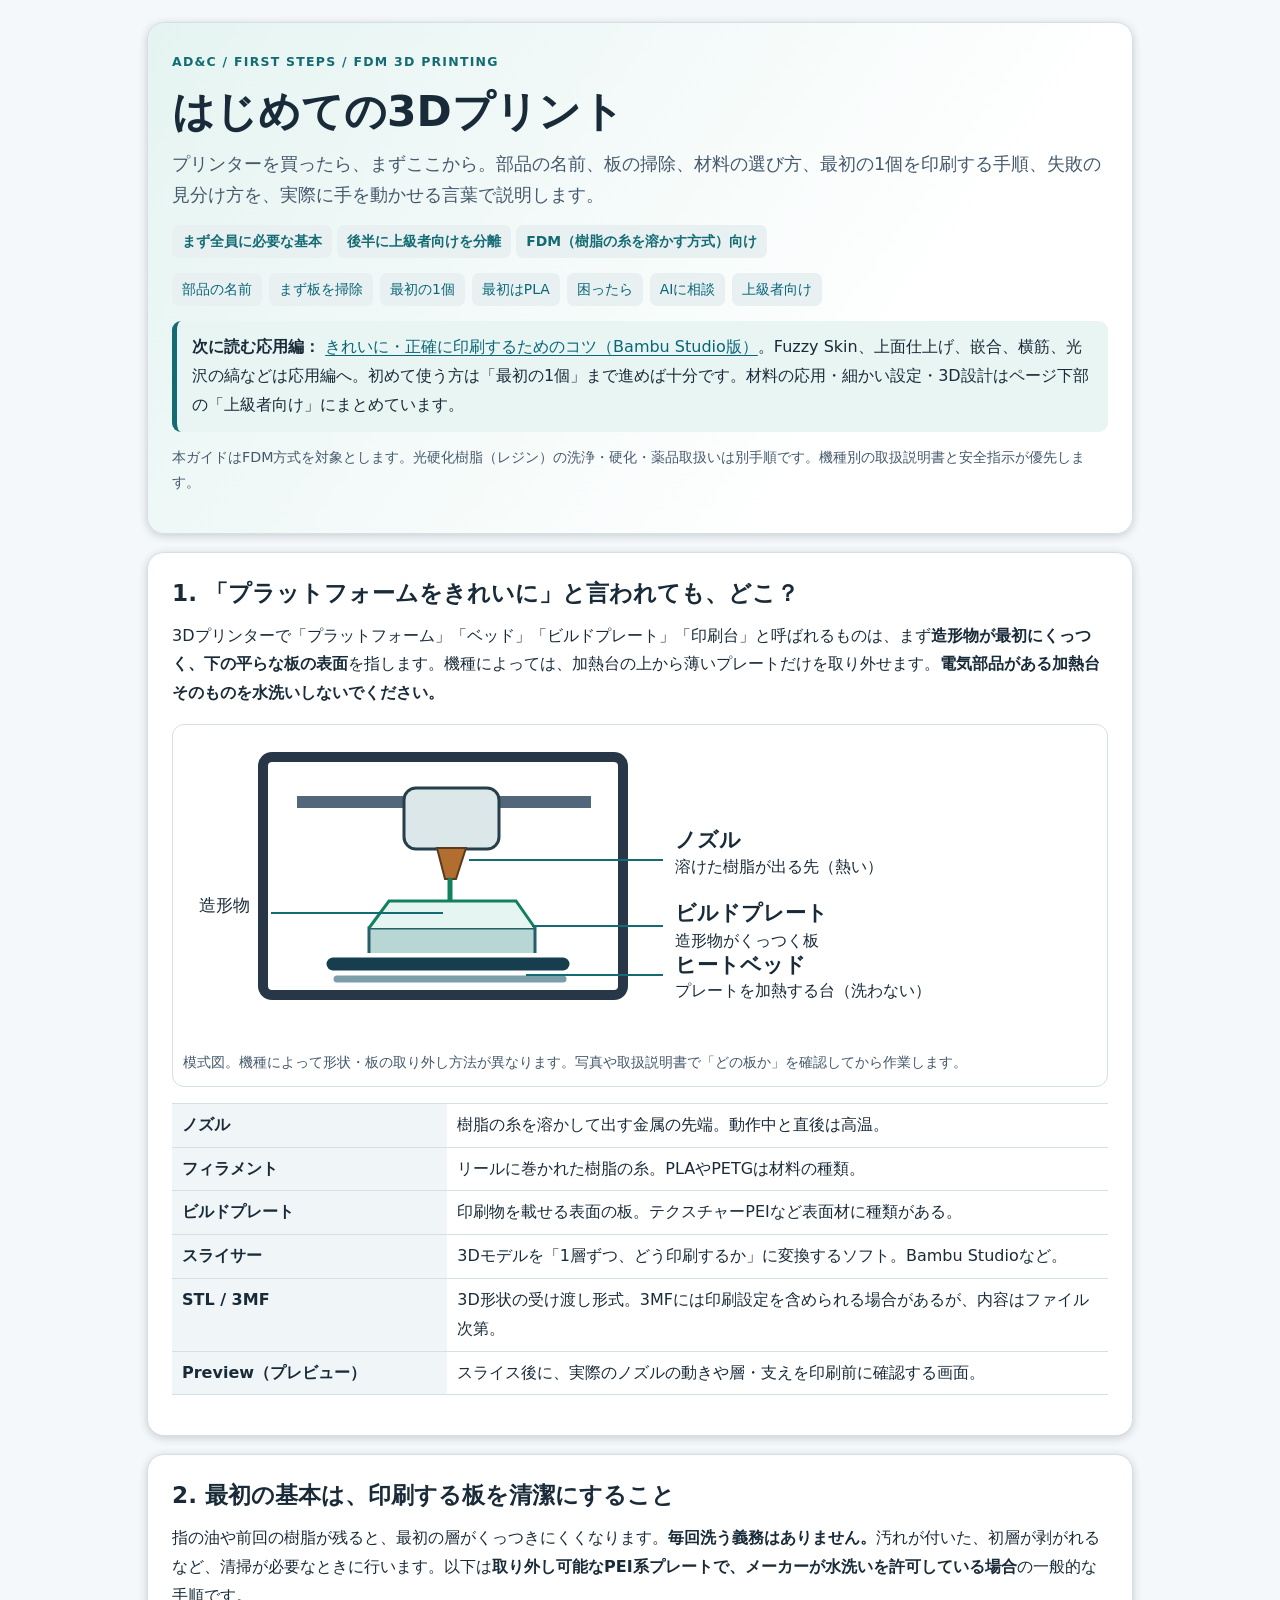
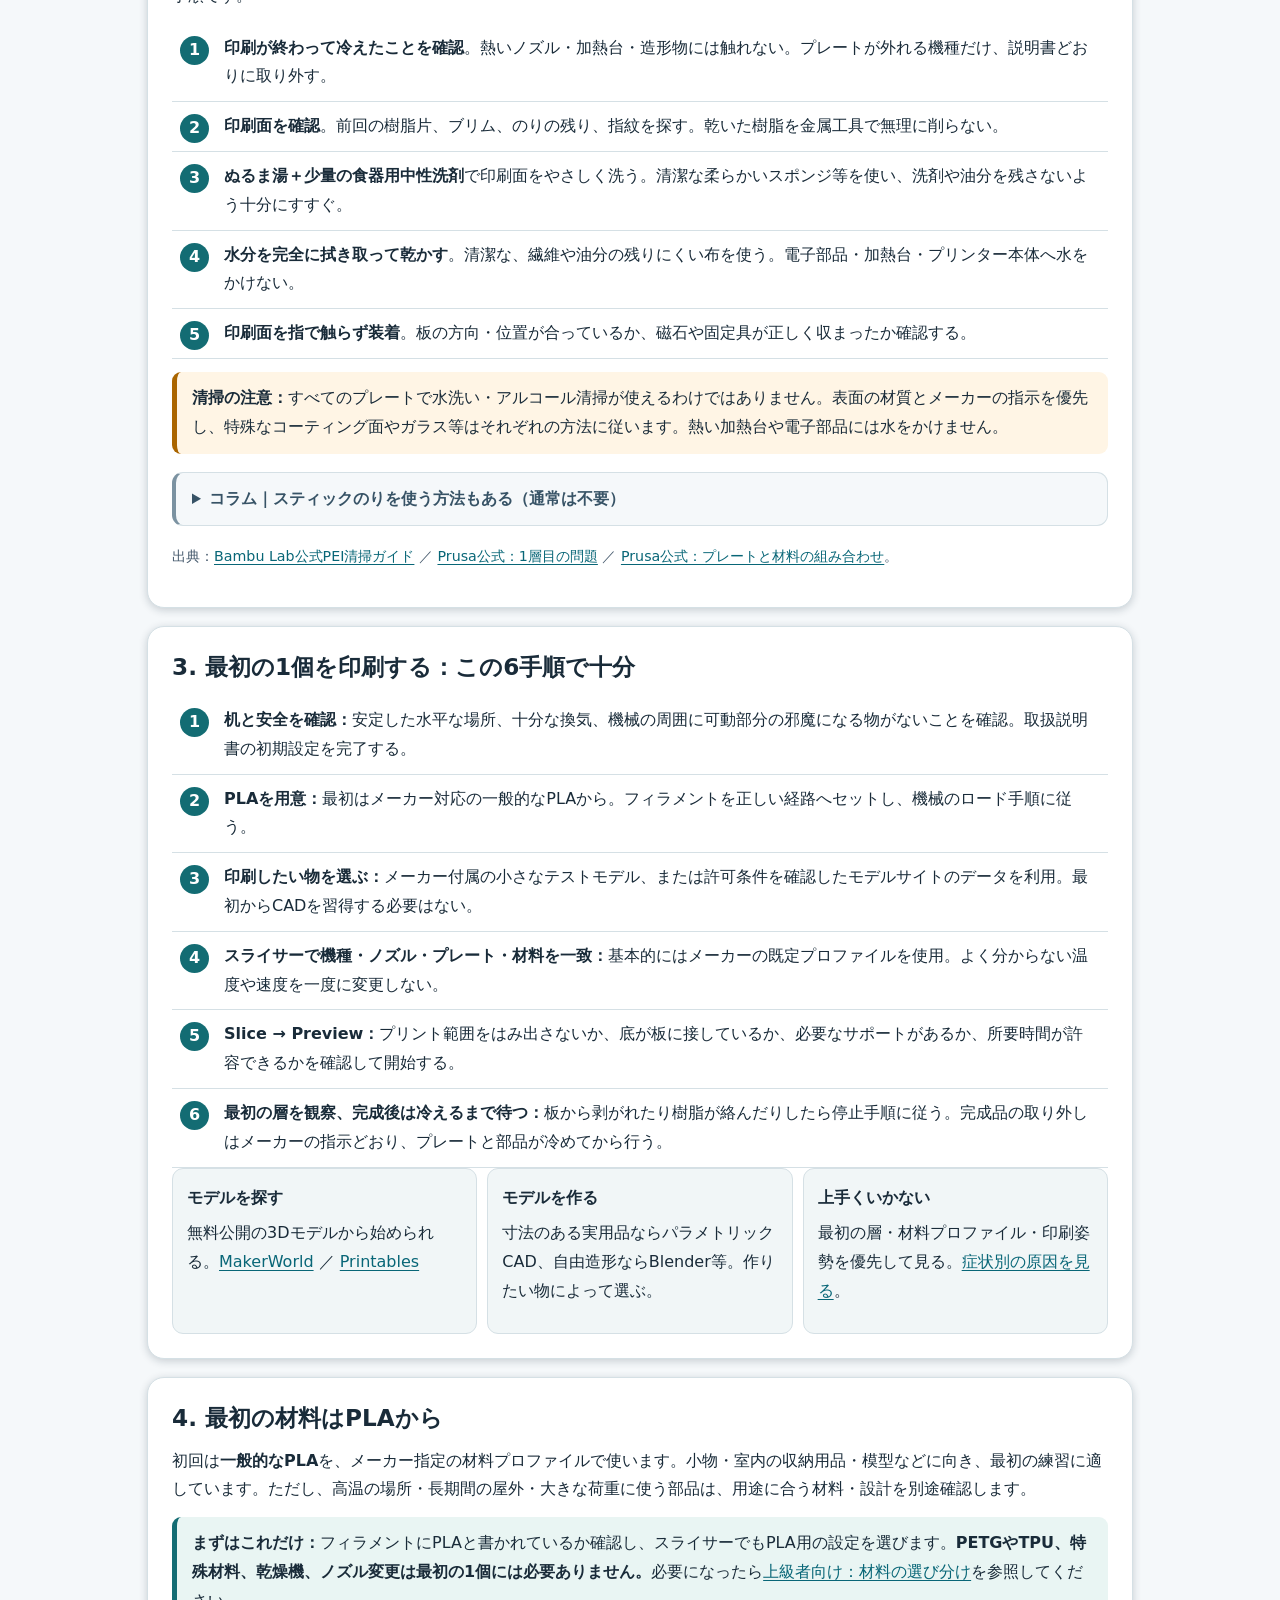
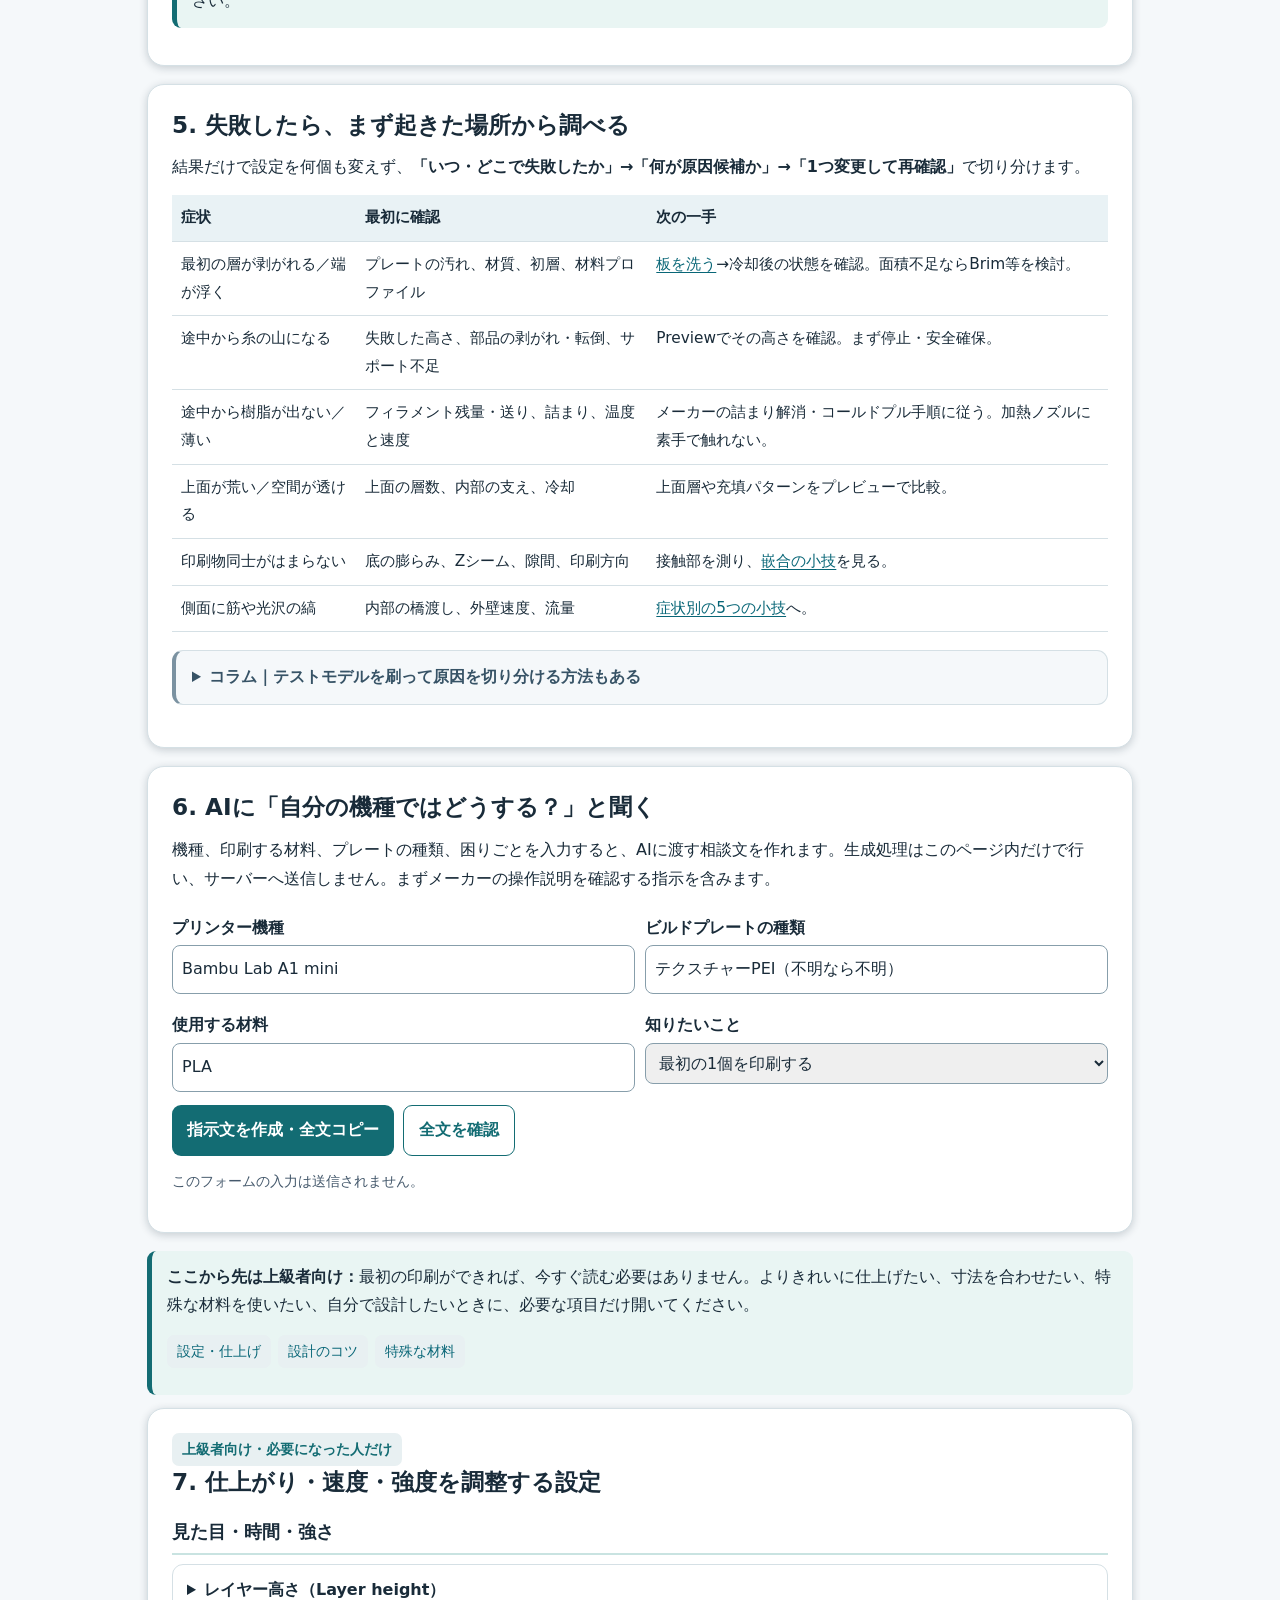
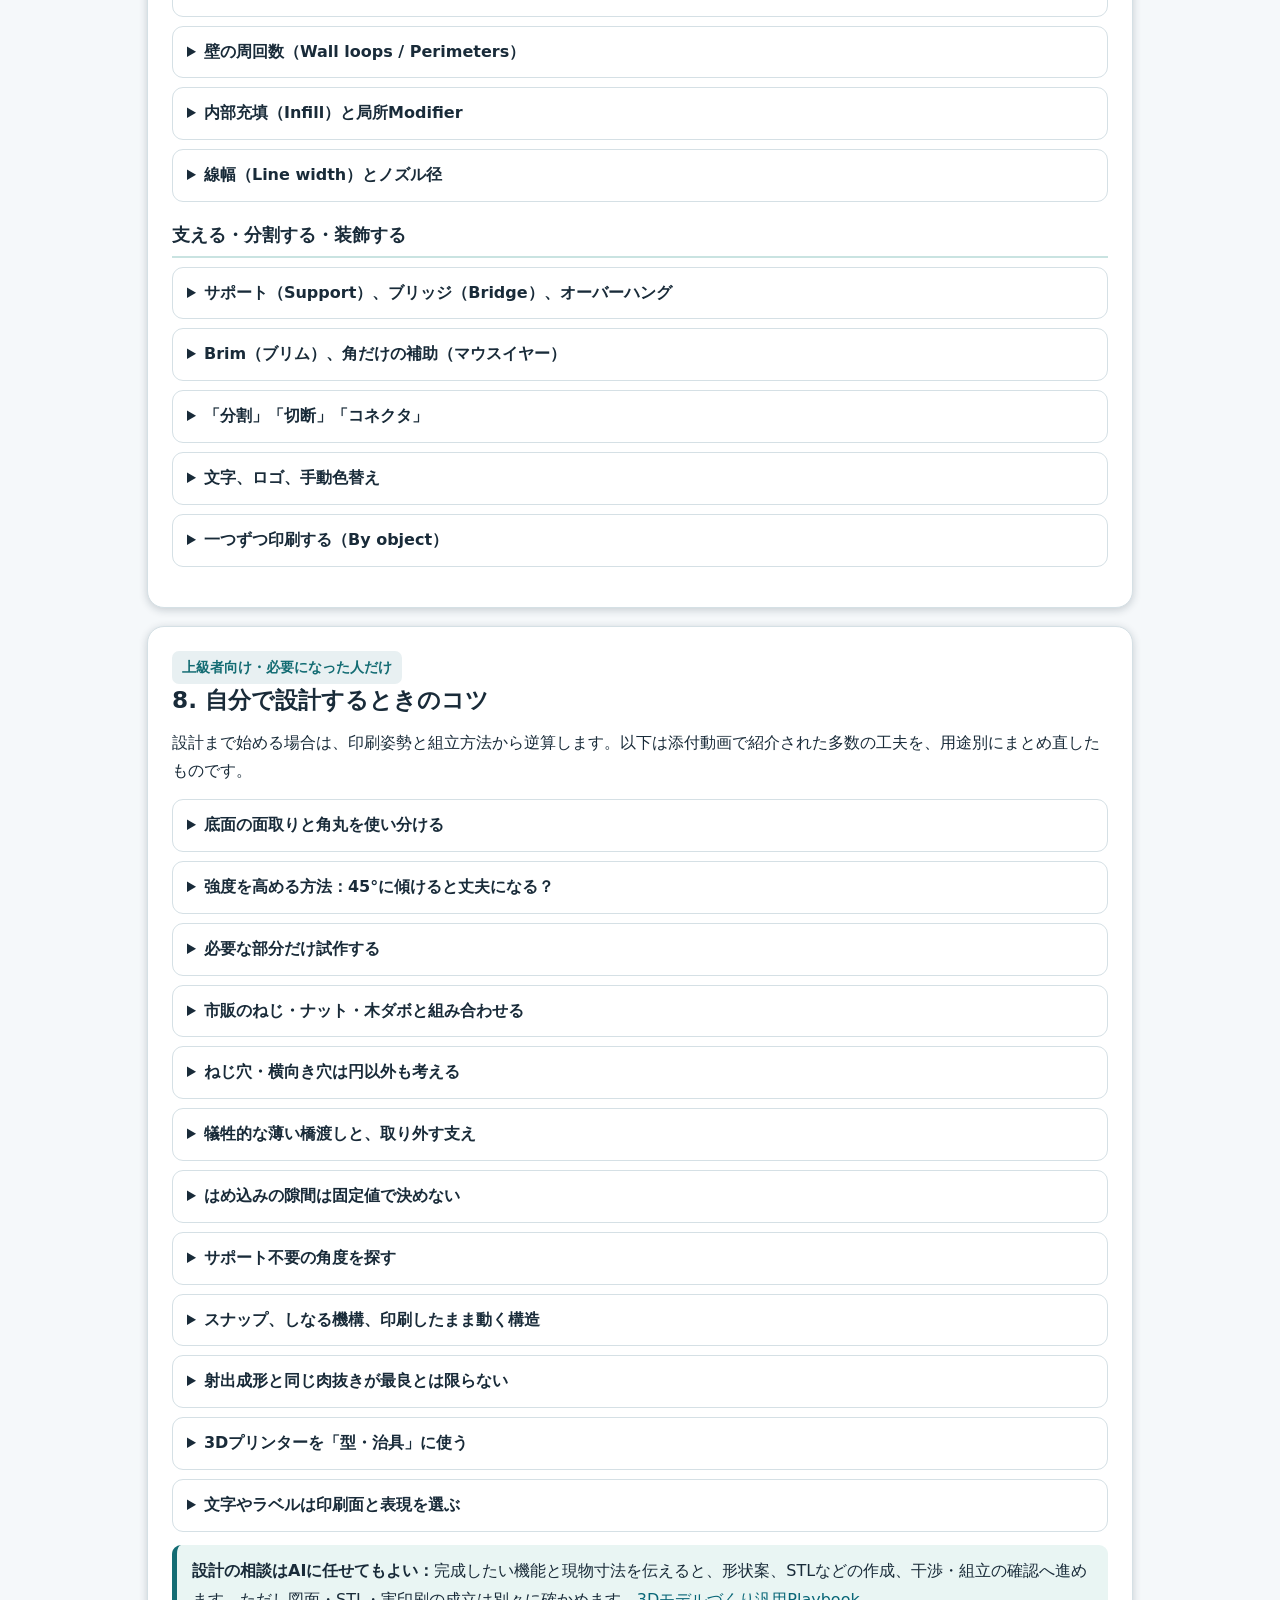
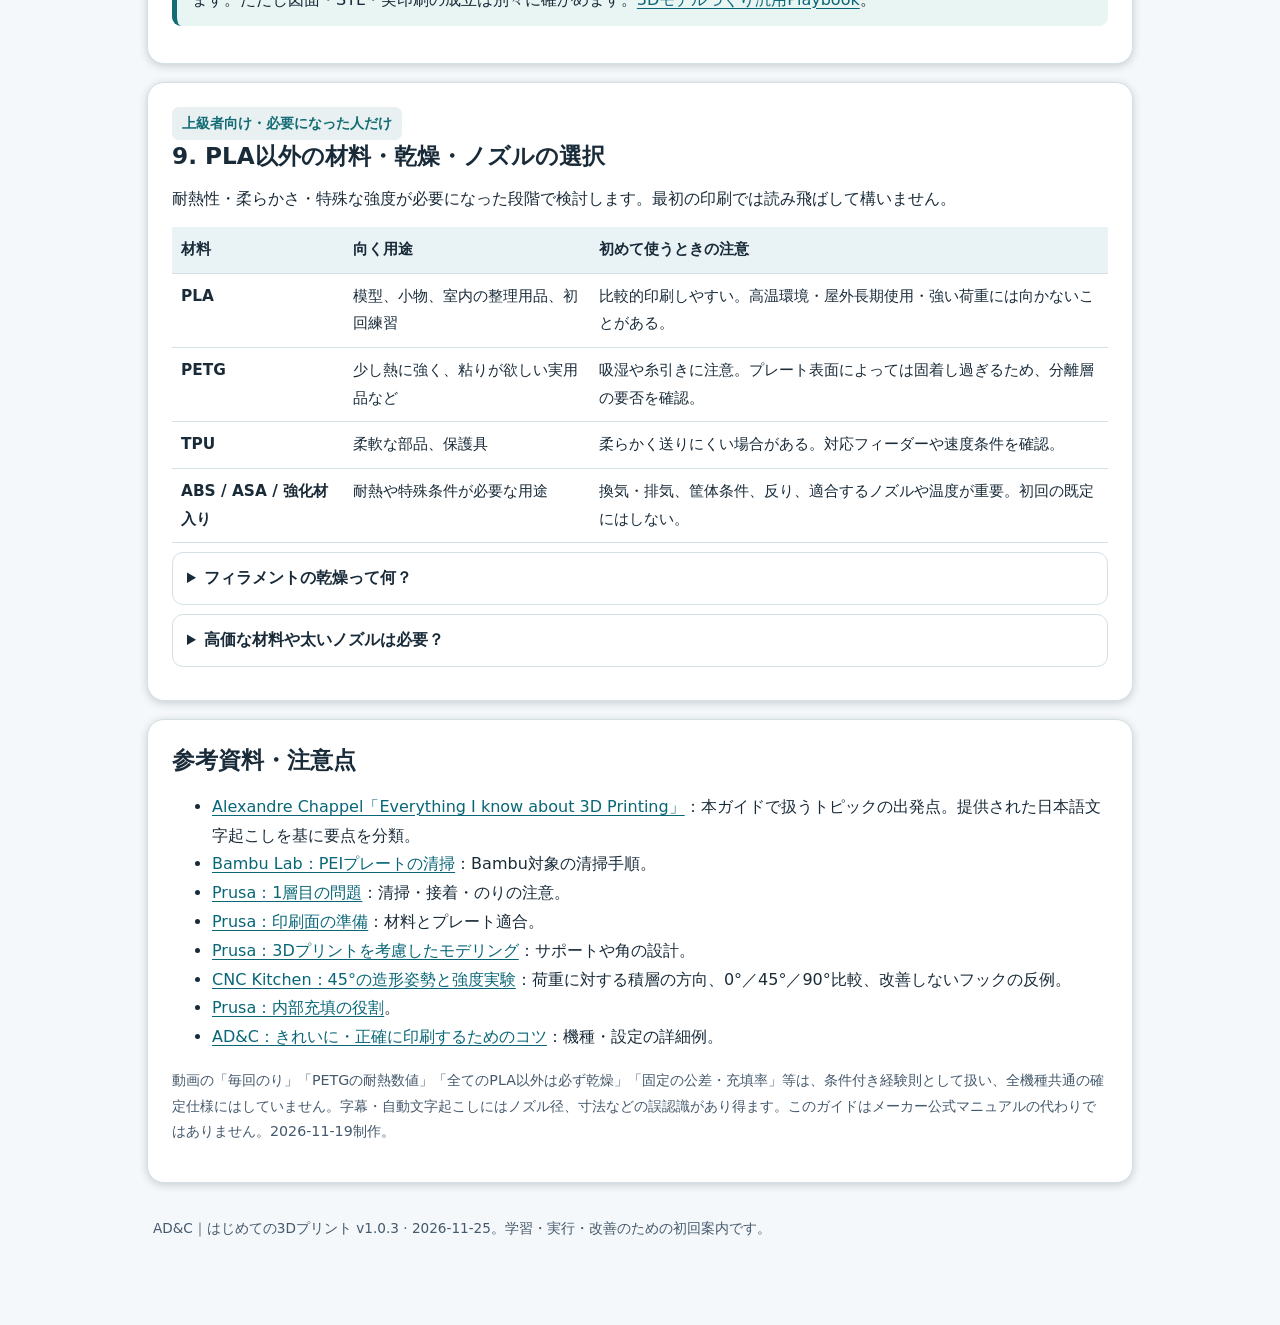
<file: guides/3d-print/first-steps-guide.html>
<!doctype html>
<html lang="ja">
<head>
<meta charset="utf-8">
<meta name="viewport" content="width=device-width,initial-scale=1">
<meta name="color-scheme" content="light">
<title>はじめての3Dプリント｜使い始めの基本ガイド | AD&amp;C</title>
<style>
:root{--ink:#192b39;--sub:#45596c;--accent:#136c73;--line:#d5e0e5;--bg:#f5f8fa;--soft:#e9f5f3;--warn:#fff5e5}
*{box-sizing:border-box}html{scroll-behavior:smooth}body{margin:0;background:var(--bg);color:var(--ink);font:16px/1.8 system-ui,-apple-system,"Noto Sans JP",sans-serif}
main{max-width:1020px;margin:auto;padding:22px 17px 70px}h1{font-size:clamp(1.7rem,5vw,2.65rem);line-height:1.32;margin:.2em 0}h2{font-size:1.45rem;line-height:1.42;margin:0 0 12px}h3{font-size:1.1rem;margin:18px 0 7px}p{margin:7px 0 13px}a{color:#086677;text-underline-offset:3px}a:focus-visible,button:focus-visible,input:focus-visible,select:focus-visible,summary:focus-visible{outline:3px solid #cb7711;outline-offset:3px}
header,.panel{background:#fff;border:1px solid var(--line);border-radius:17px;padding:24px;margin-bottom:18px;box-shadow:0 2px 8px #1233}
header{background:linear-gradient(125deg,#e5f4f1,#fff 74%)}.eyebrow{font-size:.78rem;font-weight:700;color:var(--accent);letter-spacing:.1em}.lead{font-size:1.1rem;color:var(--sub)}
nav{display:flex;flex-wrap:wrap;gap:7px;margin:15px 0}nav a,.tag{font-size:.87rem;background:#e8f0f2;border-radius:7px;padding:4px 10px;text-decoration:none}.tag{display:inline-block;color:var(--accent);font-weight:700}
.important{border-left:5px solid var(--accent);padding:12px 15px;background:var(--soft);border-radius:9px;margin:13px 0}.caution{border-left-color:#aa6500;background:var(--warn)}details.column{border-left:4px solid #7b92a1;background:#f5f8fa;padding:12px 16px;margin:18px 0}details.column summary{font-weight:750;color:#375366}details.column p{margin:10px 0}
.tiles{display:grid;grid-template-columns:repeat(3,minmax(0,1fr));gap:10px}.tile{background:#f1f6f7;border:1px solid var(--line);padding:14px;border-radius:11px}.tile strong{display:block;color:var(--ink);font-size:1.03rem}
.steps{list-style:none;counter-reset:steps;padding:0;margin:0}.steps li{counter-increment:steps;position:relative;padding:10px 12px 10px 52px;border-bottom:1px solid var(--line)}.steps li::before{content:counter(steps);position:absolute;left:8px;top:12px;display:grid;place-items:center;width:29px;height:29px;background:var(--accent);border-radius:50%;color:white;font-weight:700}
.glossary{display:grid;grid-template-columns:1fr 2.4fr;border-top:1px solid var(--line)}.glossary dt,.glossary dd{border-bottom:1px solid var(--line);padding:7px 10px;margin:0}.glossary dt{font-weight:700;background:#f0f6f7}
table{border-collapse:collapse;width:100%;font-size:.96rem}th,td{border-bottom:1px solid var(--line);padding:9px;text-align:left;vertical-align:top}th{background:#e9f2f5}details{border:1px solid var(--line);border-radius:11px;padding:11px 14px;margin:9px 0}summary{font-weight:750;cursor:pointer}details p:first-of-type{margin-top:12px}
.diagram{border:1px solid var(--line);padding:10px;background:white;border-radius:12px;margin:16px 0}.diagram svg{width:100%;height:auto;max-width:850px}.diagram figcaption{font-size:.9rem;color:var(--sub)}
.group{margin:16px 0}.group h3{border-bottom:2px solid #c9e3e1;padding-bottom:4px}.small{font-size:.89rem;color:var(--sub)}.row{display:flex;flex-wrap:wrap;gap:9px}.action{display:inline-block;text-decoration:none;background:var(--accent);color:white;font-weight:700;border-radius:10px;padding:11px 15px}.action.alt{background:white;color:var(--accent);border:1px solid var(--accent)}button{background:var(--accent);color:white;border:0;border-radius:9px;padding:10px 15px;font:inherit;font-weight:700;cursor:pointer}button.secondary{background:white;color:var(--accent);border:1px solid var(--accent)}
input,select,textarea{font:inherit;border:1px solid #879eab;border-radius:8px;padding:9px;width:100%;color:var(--ink)}textarea{min-height:260px;font:13px/1.55 ui-monospace,Consolas,monospace}label{font-weight:700;display:block;margin:7px 0 3px}.form{display:grid;grid-template-columns:repeat(2,minmax(0,1fr));gap:10px}.status{font-size:.9rem;color:var(--sub)}
footer{color:var(--sub);padding:15px 6px;font-size:.85rem}
@media(max-width:700px){.tiles,.form{grid-template-columns:1fr}header,.panel{padding:17px}.diagram{overflow-x:auto;overscroll-behavior-x:contain}.diagram svg{width:760px;max-width:none}.diagram::before{content:"図は左右にスワイプできます";display:block;color:var(--accent);font-size:.8rem}.row>a,.row>button{width:100%;text-align:center}.glossary{grid-template-columns:1fr 2fr}table{font-size:.87rem}th,td{padding:6px}}
@media print{body{background:white}main{padding:0}header,.panel{box-shadow:none;break-inside:avoid}.diagram{overflow:visible}.diagram svg{width:100%;max-width:850px}.diagram::before{display:none}nav,.form,button,textarea,.status{display:none}details{break-inside:avoid}details>*{display:block!important}}
</style>
</head>
<body>
<main>
<header>
<span class="eyebrow">AD&amp;C / FIRST STEPS / FDM 3D PRINTING</span>
<h1>はじめての3Dプリント</h1>
<p class="lead">プリンターを買ったら、まずここから。部品の名前、板の掃除、材料の選び方、最初の1個を印刷する手順、失敗の見分け方を、実際に手を動かせる言葉で説明します。</p>
<span class="tag">まず全員に必要な基本</span> <span class="tag">後半に上級者向けを分離</span> <span class="tag">FDM（樹脂の糸を溶かす方式）向け</span>
<nav aria-label="このページの目次">
<a href="#parts">部品の名前</a><a href="#clean">まず板を掃除</a><a href="#first-print">最初の1個</a><a href="#material">最初はPLA</a><a href="#trouble">困ったら</a><a href="#ai-help">AIに相談</a><a href="#advanced">上級者向け</a>
</nav>
<div class="important"><strong>次に読む応用編：</strong> <a href="./bambu-studio-print-guide.html">きれいに・正確に印刷するためのコツ（Bambu Studio版）</a>。Fuzzy Skin、上面仕上げ、嵌合、横筋、光沢の縞などは応用編へ。初めて使う方は「最初の1個」まで進めば十分です。材料の応用・細かい設定・3D設計はページ下部の「上級者向け」にまとめています。</div>
<p class="small">本ガイドはFDM方式を対象とします。光硬化樹脂（レジン）の洗浄・硬化・薬品取扱いは別手順です。機種別の取扱説明書と安全指示が優先します。</p>
</header>

<section class="panel" id="parts">
<h2>1. 「プラットフォームをきれいに」と言われても、どこ？</h2>
<p>3Dプリンターで「プラットフォーム」「ベッド」「ビルドプレート」「印刷台」と呼ばれるものは、まず<strong>造形物が最初にくっつく、下の平らな板の表面</strong>を指します。機種によっては、加熱台の上から薄いプレートだけを取り外せます。<strong>電気部品がある加熱台そのものを水洗いしないでください。</strong></p>
<figure class="diagram">
<svg viewBox="0 0 850 305" role="img" aria-labelledby="parts-title parts-desc" xmlns="http://www.w3.org/2000/svg">
<title id="parts-title">FDMプリンターの主要な部品とビルドプレート</title>
<desc id="parts-desc">上部のノズルから樹脂が出て、下部のビルドプレート上に造形物を積み上げる構造の模式図。プレートと加熱台は別物。</desc>
<rect x="80" y="22" width="360" height="238" fill="none" stroke="#273747" stroke-width="10" rx="9"/>
<path d="M114 67 H408" stroke="#52677a" stroke-width="12"/>
<rect x="221" y="53" width="95" height="61" rx="12" fill="#dbe7e9" stroke="#253f4b" stroke-width="3"/>
<path d="M254 113 L283 113 L273 144 L262 144 Z" fill="#b16e2e" stroke="#593b21" stroke-width="2"/>
<path d="M267 145 v24" stroke="#13805e" stroke-width="5" stroke-linecap="round"/>
<path d="M186 218 L186 193 L352 193 L352 218" fill="#b8d6d3" stroke="#265e69" stroke-width="3"/>
<path d="M186 193 L206 166 H333 L352 193" fill="#e5f6f2" stroke="#13805e" stroke-width="3"/>
<path d="M150 229 H380" stroke="#173e4f" stroke-width="13" stroke-linecap="round"/>
<path d="M154 244 H380" stroke="#7d9da9" stroke-width="7" stroke-linecap="round"/>
<g stroke="#136c73" stroke-width="2" fill="none"><path d="M286 125 H480"/><path d="M349 191 H480"/><path d="M343 240 H480"/><path d="M260 178 H88"/></g>
<g font-family="sans-serif" font-size="21" fill="#192b39"><text x="492" y="112" font-weight="700">ノズル</text><text x="492" y="137" font-size="16">溶けた樹脂が出る先（熱い）</text><text x="492" y="185" font-weight="700">ビルドプレート</text><text x="492" y="211" font-size="16">造形物がくっつく板</text><text x="492" y="237" font-weight="700">ヒートベッド</text><text x="492" y="261" font-size="16">プレートを加熱する台（洗わない）</text><text x="16" y="176" font-size="17">造形物</text></g>
</svg>
<figcaption>模式図。機種によって形状・板の取り外し方法が異なります。写真や取扱説明書で「どの板か」を確認してから作業します。</figcaption>
</figure>
<dl class="glossary">
<dt>ノズル</dt><dd>樹脂の糸を溶かして出す金属の先端。動作中と直後は高温。</dd>
<dt>フィラメント</dt><dd>リールに巻かれた樹脂の糸。PLAやPETGは材料の種類。</dd>
<dt>ビルドプレート</dt><dd>印刷物を載せる表面の板。テクスチャーPEIなど表面材に種類がある。</dd>
<dt>スライサー</dt><dd>3Dモデルを「1層ずつ、どう印刷するか」に変換するソフト。Bambu Studioなど。</dd>
<dt>STL / 3MF</dt><dd>3D形状の受け渡し形式。3MFには印刷設定を含められる場合があるが、内容はファイル次第。</dd>
<dt>Preview（プレビュー）</dt><dd>スライス後に、実際のノズルの動きや層・支えを印刷前に確認する画面。</dd>
</dl>
</section>

<section class="panel" id="clean">
<h2>2. 最初の基本は、印刷する板を清潔にすること</h2>
<p>指の油や前回の樹脂が残ると、最初の層がくっつきにくくなります。<strong>毎回洗う義務はありません。</strong>汚れが付いた、初層が剥がれるなど、清掃が必要なときに行います。以下は<strong>取り外し可能なPEI系プレートで、メーカーが水洗いを許可している場合</strong>の一般的な手順です。</p>
<ol class="steps">
<li><strong>印刷が終わって冷えたことを確認</strong>。熱いノズル・加熱台・造形物には触れない。プレートが外れる機種だけ、説明書どおりに取り外す。</li>
<li><strong>印刷面を確認</strong>。前回の樹脂片、ブリム、のりの残り、指紋を探す。乾いた樹脂を金属工具で無理に削らない。</li>
<li><strong>ぬるま湯＋少量の食器用中性洗剤</strong>で印刷面をやさしく洗う。清潔な柔らかいスポンジ等を使い、洗剤や油分を残さないよう十分にすすぐ。</li>
<li><strong>水分を完全に拭き取って乾かす</strong>。清潔な、繊維や油分の残りにくい布を使う。電子部品・加熱台・プリンター本体へ水をかけない。</li>
<li><strong>印刷面を指で触らず装着</strong>。板の方向・位置が合っているか、磁石や固定具が正しく収まったか確認する。</li>
</ol>
<div class="important caution"><strong>清掃の注意：</strong>すべてのプレートで水洗い・アルコール清掃が使えるわけではありません。表面の材質とメーカーの指示を優先し、特殊なコーティング面やガラス等はそれぞれの方法に従います。熱い加熱台や電子部品には水をかけません。</div>
<details class="column"><summary>コラム｜スティックのりを使う方法もある（通常は不要）</summary>
<p>これは<strong>基本の必須作業ではなく、条件が合うときの選択肢</strong>です。モデルが板から剥がれやすい場合、またはPETG等が特定のプレートに強く付きすぎる場合に、メーカーが指定する接着剤・分離剤としてスティックのり等を使用する方法があります。接着を助ける場合と、剥がしやすくするための分離層にする場合があり、目的が違います。</p>
<p><strong>まずメーカーのプレート×材料の推奨を確認。</strong>対応する組み合わせなら、のりを使わずに印刷して問題ありません。「毎回塗る」はこのガイドの推奨ではありません。</p>
<p class="small">同じくIPA（アルコール）を使う方法もありますが、全プレート向けではありません。メーカーが許可した冷えた印刷面でのみ使い、火気・高温部を避けます。</p>
</details>
<p class="small">出典：<a href="https://wiki.bambulab.com/en/filament-acc/acc/pei-plate-clean-guide" target="_blank" rel="noopener">Bambu Lab公式PEI清掃ガイド</a> ／ <a href="https://help.prusa3d.com/ja/article/1%E5%B1%A4%E7%9B%AE%E3%81%AE%E5%95%8F%E9%A1%8C_1804" target="_blank" rel="noopener">Prusa公式：1層目の問題</a> ／ <a href="https://help.prusa3d.com/ja/article/print-surface-preparation_686951" target="_blank" rel="noopener">Prusa公式：プレートと材料の組み合わせ</a>。</p>
</section>

<section class="panel" id="first-print">
<h2>3. 最初の1個を印刷する：この6手順で十分</h2>
<ol class="steps">
<li><strong>机と安全を確認：</strong>安定した水平な場所、十分な換気、機械の周囲に可動部分の邪魔になる物がないことを確認。取扱説明書の初期設定を完了する。</li>
<li><strong>PLAを用意：</strong>最初はメーカー対応の一般的なPLAから。フィラメントを正しい経路へセットし、機械のロード手順に従う。</li>
<li><strong>印刷したい物を選ぶ：</strong>メーカー付属の小さなテストモデル、または許可条件を確認したモデルサイトのデータを利用。最初からCADを習得する必要はない。</li>
<li><strong>スライサーで機種・ノズル・プレート・材料を一致：</strong>基本的にはメーカーの既定プロファイルを使用。よく分からない温度や速度を一度に変更しない。</li>
<li><strong>Slice → Preview：</strong>プリント範囲をはみ出さないか、底が板に接しているか、必要なサポートがあるか、所要時間が許容できるかを確認して開始する。</li>
<li><strong>最初の層を観察、完成後は冷えるまで待つ：</strong>板から剥がれたり樹脂が絡んだりしたら停止手順に従う。完成品の取り外しはメーカーの指示どおり、プレートと部品が冷めてから行う。</li>
</ol>
<div class="tiles">
<div class="tile"><strong>モデルを探す</strong><p>無料公開の3Dモデルから始められる。<a href="https://makerworld.com/" target="_blank" rel="noopener">MakerWorld</a> ／ <a href="https://www.printables.com/" target="_blank" rel="noopener">Printables</a></p></div>
<div class="tile"><strong>モデルを作る</strong><p>寸法のある実用品ならパラメトリックCAD、自由造形ならBlender等。作りたい物によって選ぶ。</p></div>
<div class="tile"><strong>上手くいかない</strong><p>最初の層・材料プロファイル・印刷姿勢を優先して見る。<a href="#trouble">症状別の原因を見る</a>。</p></div>
</div>
</section>



<section class="panel" id="material">
<h2>4. 最初の材料はPLAから</h2>
<p>初回は<strong>一般的なPLA</strong>を、メーカー指定の材料プロファイルで使います。小物・室内の収納用品・模型などに向き、最初の練習に適しています。ただし、高温の場所・長期間の屋外・大きな荷重に使う部品は、用途に合う材料・設計を別途確認します。</p>
<div class="important"><strong>まずはこれだけ：</strong>フィラメントにPLAと書かれているか確認し、スライサーでもPLA用の設定を選びます。<strong>PETGやTPU、特殊材料、乾燥機、ノズル変更は最初の1個には必要ありません。</strong>必要になったら<a href="#advanced-materials">上級者向け：材料の選び分け</a>を参照してください。</div>
</section>
<section class="panel" id="trouble">
<h2>5. 失敗したら、まず起きた場所から調べる</h2>
<p>結果だけで設定を何個も変えず、<strong>「いつ・どこで失敗したか」→「何が原因候補か」→「1つ変更して再確認」</strong>で切り分けます。</p>
<table><thead><tr><th>症状</th><th>最初に確認</th><th>次の一手</th></tr></thead><tbody>
<tr><td>最初の層が剥がれる／端が浮く</td><td>プレートの汚れ、材質、初層、材料プロファイル</td><td><a href="#clean">板を洗う</a>→冷却後の状態を確認。面積不足ならBrim等を検討。</td></tr>
<tr><td>途中から糸の山になる</td><td>失敗した高さ、部品の剥がれ・転倒、サポート不足</td><td>Previewでその高さを確認。まず停止・安全確保。</td></tr>
<tr><td>途中から樹脂が出ない／薄い</td><td>フィラメント残量・送り、詰まり、温度と速度</td><td>メーカーの詰まり解消・コールドプル手順に従う。加熱ノズルに素手で触れない。</td></tr>
<tr><td>上面が荒い／空間が透ける</td><td>上面の層数、内部の支え、冷却</td><td>上面層や充填パターンをプレビューで比較。</td></tr>
<tr><td>印刷物同士がはまらない</td><td>底の膨らみ、Zシーム、隙間、印刷方向</td><td>接触部を測り、<a href="./bambu-studio-print-guide.html#troubles">嵌合の小技</a>を見る。</td></tr>
<tr><td>側面に筋や光沢の縞</td><td>内部の橋渡し、外壁速度、流量</td><td><a href="./bambu-studio-print-guide.html#troubles">症状別の5つの小技</a>へ。</td></tr>
</tbody></table>
<details class="column"><summary>コラム｜テストモデルを刷って原因を切り分ける方法もある</summary><p>すでに正常に印刷できる小さなモデルがあるなら、問題のあるモデルと結果を比較する方法があります。ただし追加印刷が必須ではなく、テストモデルが成功しても機械側の問題を完全には否定できません。まず現在の失敗位置とPreviewを確認しましょう。</p></details>
</section>







<section class="panel" id="ai-help">
<h2>6. AIに「自分の機種ではどうする？」と聞く</h2>
<p>機種、印刷する材料、プレートの種類、困りごとを入力すると、AIに渡す相談文を作れます。生成処理はこのページ内だけで行い、サーバーへ送信しません。まずメーカーの操作説明を確認する指示を含みます。</p>
<div class="form">
<div><label for="printer">プリンター機種</label><input id="printer" value="Bambu Lab A1 mini"></div>
<div><label for="plate">ビルドプレートの種類</label><input id="plate" value="テクスチャーPEI（不明なら不明）"></div>
<div><label for="filament">使用する材料</label><input id="filament" value="PLA"></div>
<div><label for="problem">知りたいこと</label><select id="problem"><option>最初の1個を印刷する</option><option>プレートをきれいにする</option><option>造形物が剥がれる</option><option>糸引き・筋・上面の荒れを直す</option><option>部品をぴったり組み立てる</option><option>自分で3Dモデルを設計する</option></select></div>
</div>
<div class="row" style="margin:13px 0"><button id="makePrompt" type="button">指示文を作成・全文コピー</button><button id="viewPrompt" class="secondary" type="button">全文を確認</button></div>
<p id="copyStatus" class="status" role="status" aria-live="polite">このフォームの入力は送信されません。</p>
<div id="promptPanel" hidden><label for="promptText">生成した指示文（全文）</label><textarea id="promptText" readonly></textarea><p class="small">ブラウザーがコピーを禁止するときは、全文を選択して手動コピーできます。</p></div>
</section>

<div class="important" id="advanced"><strong>ここから先は上級者向け：</strong>最初の印刷ができれば、今すぐ読む必要はありません。よりきれいに仕上げたい、寸法を合わせたい、特殊な材料を使いたい、自分で設計したいときに、必要な項目だけ開いてください。<nav aria-label="上級者向け項目"><a href="#settings">設定・仕上げ</a><a href="#design">設計のコツ</a><a href="#advanced-materials">特殊な材料</a></nav></div>

<section class="panel" id="settings">
<span class="tag">上級者向け・必要になった人だけ</span>
<h2>7. 仕上がり・速度・強度を調整する設定</h2>
<div class="group"><h3>見た目・時間・強さ</h3>
<details><summary>レイヤー高さ（Layer height）</summary><p>1層の厚み。小さくすると曲面や斜面の段差が減りやすい一方、時間は延びる。真っ直ぐな箱では違いが小さいこともある。必要な高さだけ薄くするVariable/Adaptive Layer Heightも選択肢。</p></details>
<details><summary>壁の周回数（Wall loops / Perimeters）</summary><p>外壁を何周作るか。荷重のかかる実用品では、内部充填率だけでなく壁厚や造形方向が重要。壁を増やせば必ず十分な強度になるわけではない。<a href="#strength-orientation">強度を高める印刷姿勢は後半の設計コラムへ</a>。</p></details>
<details><summary>内部充填（Infill）と局所Modifier</summary><p>内部の網目の密度と形。動画中の「装飾なら5%」「強度なら15〜20%」は一人の経験例で、薄肉・支え・荷重によって変わる。必要な領域だけModifierで増やす方法もある。<a href="./bambu-studio-print-guide.html#local">図解：上側だけ充填を変える</a>。</p></details>
<details><summary>線幅（Line width）とノズル径</summary><p>ノズル径と、実際に押し出す線の幅は別の設定。厚めの線幅で壁を少ない周回数にする工夫はあるが、流量限界・寸法・隙間・細部と交換条件になる。動画の0.75mm線幅は特定製品・設定の例。</p></details>
</div>
<div class="group"><h3>支える・分割する・装飾する</h3>
<details><summary>サポート（Support）、ブリッジ（Bridge）、オーバーハング</summary><p>ノズルは空中に何でも印刷できるわけではない。宙にせり出す部分がオーバーハング、空間を橋渡しするのがブリッジ、必要な場所に付ける仮の支えがサポート。NormalとTree（木状）などをモデルで使い分け、支持する面と取り外しやすさをPreviewで確かめる。</p></details>
<details><summary>Brim（ブリム）、角だけの補助（マウスイヤー）</summary><p>底の外周に薄い補助を付けて接地面積を増やす。剥がしづらい場合があり、角だけに付ける補助もある。ただしスライサーによって機能の名前や有無は異なる。</p></details>
<details><summary>「分割」「切断」「コネクタ」</summary><p>大きすぎるモデルは複数パーツに切り、後で組み立てる方法がある。スライサーにはパーツ分割や切断面の位置合わせコネクタを作れるものもある。接着位置・公差・組立順は設計時に考える。</p></details>
<details><summary>文字、ロゴ、手動色替え</summary><p>上面の色替えは層をまたぐ回数が少なく、側面に文字を配置すると色替え回数と材料ロスが増える場合がある。自動多色対応がなくても、機種・スライサーが対応すれば指定層で一時停止して色替えできる。<a href="./bambu-studio-print-guide.html#finish">ロゴと表面仕上げ</a>。</p></details>
<details><summary>一つずつ印刷する（By object）</summary><p>同じプレートに置いた複数モデルを一つずつ完成させる方式。ヘッドと完成済み部品が衝突しない間隔・高さ・順番をスライサーで確認する。<a href="./bambu-studio-print-guide.html#troubles">詳しい注意</a>。</p></details>
</div>
</section>

<section class="panel" id="design">
<span class="tag">上級者向け・必要になった人だけ</span>
<h2>8. 自分で設計するときのコツ</h2>
<p>設計まで始める場合は、印刷姿勢と組立方法から逆算します。以下は添付動画で紹介された多数の工夫を、用途別にまとめ直したものです。</p>
<details><summary>底面の面取りと角丸を使い分ける</summary><p>底に接した大きなフィレット（角丸）は急なオーバーハングになることがある。まず底面の小さな面取り（Chamfer）で印刷しやすくし、必要なら上側で曲面へつなぐ。どんな形でも45°なら成功するという意味ではない。<a href="https://help.prusa3d.com/article/modeling-with-3d-printing-in-mind_164135" target="_blank" rel="noopener">Prusaの設計ガイド</a>。</p></details>
<details id="strength-orientation"><summary>強度を高める方法：45°に傾けると丈夫になる？</summary>
<p>3Dプリント品は薄い層を何枚も重ねて作ります。<strong>横方向につながった層より、層と層の境目が剥がれる方向が弱くなりやすい</strong>ため、ジョイントやフックでは「使うときにどちらへ力がかかるか」を先に考えます。</p>
<p>部品を斜め45°に置くと、直立した状態より荷重が層の境目に集中しにくくなり、強くなる場合があります。ただし<strong>45°が常に最強とは限りません</strong>。同じPLA試験片の実験では平置き0°＝63MPa、45°＝40MPa、直立90°＝31MPaでした。実際のフックでは45°に傾けても改善しない例もあります。</p>
<p><strong>試す順番：</strong>①接合部にかかる力の向きを考える → ②寝かせる／傾ける候補をスライサーのPreviewで比較 → ③支持材や嵌合面への影響を見る → ④必要な部位だけ試作・荷重確認。傾けるとサポートが増え、寸法精度や表面が悪化することがあります。</p>
<p class="small">参考：<a href="https://www.cnckitchen.com/blog/stop-printing-flat-the-45-secret-for-stronger-parts" target="_blank" rel="noopener">CNC Kitchen「Stop Printing Flat: The 45° Secret for Stronger Parts」</a>、<a href="https://help.prusa3d.com/article/modeling-with-3d-printing-in-mind_164135" target="_blank" rel="noopener">Prusaの造形方向と設計ガイド</a>。これは<strong>モデル全体を傾ける姿勢</strong>の話で、内部充填の角度45°とは違います。</p>
</details>
<details><summary>必要な部分だけ試作する</summary><p>大きな部品の寸法や嵌合が心配なら、問題のある端・穴・差込部だけを切り出して試すと時間と材料を節約しやすい。単なる測定だけのために不要なゲージ印刷はしない。</p></details>
<details><summary>市販のねじ・ナット・木ダボと組み合わせる</summary><p>樹脂だけで複雑な機構を作るより、市販のボルト・ナット・位置決めピン等を使うと簡単なことがある。横から挿入するナット用ポケットや熱圧入インサートも候補。穴寸法、工具の入る空間、印刷方向、金具の適合を必ず確認する。熱圧入は高温工具とメーカーの指示が必要。</p></details>
<details><summary>ねじ穴・横向き穴は円以外も考える</summary><p>側面に水平な円穴を開けると、穴上側の印刷が宙に浮きやすい。涙滴（teardrop）型・上部を斜面にした形状が有効な場合があるが、ボルト軸や適合が必要な穴の寸法を勝手に変えない。後加工の穴仕上げも選択肢。</p></details>
<details><summary>犠牲的な薄い橋渡しと、取り外す支え</summary><p>穴の下を一時的な薄い膜や壊せる補助で支える設計もある。動画の0.2mmは特定積層条件の事例。後から貫通させる穴なら、膜の除去方法や安全な工具が必要。</p></details>
<details><summary>はめ込みの隙間は固定値で決めない</summary><p>「自由に動く」「軽くはまる」「圧入したい」で公差は異なる。材料・ノズル・方向・速度・表面によって誤差が変わる。動画の自動文字起こしにある「2mm」は一般的な精密嵌合の初期値として採用せず、小さな試験片または過去の実測で決める。</p></details>
<details><summary>サポート不要の角度を探す</summary><p>印刷する向き・分割・形状の工夫でサポートが減る。45～60°は動画中の目安で、機種・材料・冷却・層高次第。橋渡し・オーバーハングの限界は必要なら小さなテストモデルで確かめる。</p></details>
<details><summary>スナップ、しなる機構、印刷したまま動く構造</summary><p>材料の弾性を利用したスナップ嵌合や、組立を減らす印刷一体型の可動構造も可能。曲がる方向・公差・疲労・層間強度を設計する。動く保証は印刷前の図だけではできない。</p></details>
<details><summary>射出成形と同じ肉抜きが最良とは限らない</summary><p>FDMでは外壁の増加が時間を増やす場合があり、一定形状＋スライサーの充填構造のほうが軽く速くなるケースもある。製造法に合う設計を比較する。</p></details>
<details><summary>3Dプリンターを「型・治具」に使う</summary><p>3Dプリント品そのものが完成品でなくても、鋳型、穴あけ位置決め、木工加工テンプレート、接着治具などを作れる。高温・食品・荷重を扱う場合は材料の適合と安全条件が別途必要。</p></details>
<details><summary>文字やラベルは印刷面と表現を選ぶ</summary><p>文字そのものを盛り上げる・へこませる方法のほか、文字の周囲を印刷して細い文字を抜く方法もある。裏面の向き、初層の潰れ、色替え回数、耐久性、ノズルの線幅で結果が変わる。</p></details>
<div class="important"><strong>設計の相談はAIに任せてもよい：</strong>完成したい機能と現物寸法を伝えると、形状案、STLなどの作成、干渉・組立の確認へ進めます。ただし図面・STL・実印刷の成立は別々に確かめます。<a href="https://github.com/Yosio-DMZ-C/AD-C-Shared-Knowledge/blob/main/skills/3d-print-practical/SKILL.md">3Dモデルづくり汎用Playbook</a>。</div>
</section>

<section class="panel" id="advanced-materials">
<span class="tag">上級者向け・必要になった人だけ</span>
<h2>9. PLA以外の材料・乾燥・ノズルの選択</h2>
<p>耐熱性・柔らかさ・特殊な強度が必要になった段階で検討します。最初の印刷では読み飛ばして構いません。</p>
<table><thead><tr><th>材料</th><th>向く用途</th><th>初めて使うときの注意</th></tr></thead><tbody>
<tr><td><strong>PLA</strong></td><td>模型、小物、室内の整理用品、初回練習</td><td>比較的印刷しやすい。高温環境・屋外長期使用・強い荷重には向かないことがある。</td></tr>
<tr><td><strong>PETG</strong></td><td>少し熱に強く、粘りが欲しい実用品など</td><td>吸湿や糸引きに注意。プレート表面によっては固着し過ぎるため、分離層の要否を確認。</td></tr>
<tr><td><strong>TPU</strong></td><td>柔軟な部品、保護具</td><td>柔らかく送りにくい場合がある。対応フィーダーや速度条件を確認。</td></tr>
<tr><td><strong>ABS / ASA / 強化材入り</strong></td><td>耐熱や特殊条件が必要な用途</td><td>換気・排気、筐体条件、反り、適合するノズルや温度が重要。初回の既定にはしない。</td></tr>
</tbody></table>
<details><summary>フィラメントの乾燥って何？</summary><p>樹脂が空気中の水分を吸うと、印刷中の泡、糸引き、表面不良につながる場合があります。密封・乾燥剤等で保管し、必要に応じて専用乾燥機とメーカー推奨温度・時間を使います。PLAも保管環境次第で吸湿します。「PLA以外だけ乾燥」とは限りません。<strong>熱いビルドプレートと自作カバーを乾燥機代わりにする方法は初学者には推奨しません。</strong></p></details>
<details><summary>高価な材料や太いノズルは必要？</summary><p>通常は不要。カーボン繊維等を含む材料はノズルを摩耗させやすく、対応材質のノズルが必要になることがあります。ノズル径は一般に0.4mmなどの単位で選び、0.6mm／0.8mmが選択肢になる機種もあります。大きなノズルほど細かい文字や穴の表現に制約が出ます。</p></details>
</section>

<section class="panel" id="sources">
<h2>参考資料・注意点</h2>
<ul>
<li><a href="https://www.youtube.com/watch?v=gPW_mitgosw" target="_blank" rel="noopener">Alexandre Chappel「Everything I know about 3D Printing」</a>：本ガイドで扱うトピックの出発点。提供された日本語文字起こしを基に要点を分類。</li>
<li><a href="https://wiki.bambulab.com/en/filament-acc/acc/pei-plate-clean-guide" target="_blank" rel="noopener">Bambu Lab：PEIプレートの清掃</a>：Bambu対象の清掃手順。</li>
<li><a href="https://help.prusa3d.com/ja/article/1%E5%B1%A4%E7%9B%AE%E3%81%AE%E5%95%8F%E9%A1%8C_1804" target="_blank" rel="noopener">Prusa：1層目の問題</a>：清掃・接着・のりの注意。</li>
<li><a href="https://help.prusa3d.com/ja/article/print-surface-preparation_686951" target="_blank" rel="noopener">Prusa：印刷面の準備</a>：材料とプレート適合。</li>
<li><a href="https://help.prusa3d.com/article/modeling-with-3d-printing-in-mind_164135" target="_blank" rel="noopener">Prusa：3Dプリントを考慮したモデリング</a>：サポートや角の設計。</li>
<li><a href="https://www.cnckitchen.com/blog/stop-printing-flat-the-45-secret-for-stronger-parts" target="_blank" rel="noopener">CNC Kitchen：45°の造形姿勢と強度実験</a>：荷重に対する積層の方向、0°／45°／90°比較、改善しないフックの反例。</li>
<li><a href="https://help.prusa3d.com/article/infill_42" target="_blank" rel="noopener">Prusa：内部充填の役割</a>。</li>
<li><a href="./bambu-studio-print-guide.html">AD&amp;C：きれいに・正確に印刷するためのコツ</a>：機種・設定の詳細例。</li>
</ul>
<p class="small">動画の「毎回のり」「PETGの耐熱数値」「全てのPLA以外は必ず乾燥」「固定の公差・充填率」等は、条件付き経験則として扱い、全機種共通の確定仕様にはしていません。字幕・自動文字起こしにはノズル径、寸法などの誤認識があり得ます。このガイドはメーカー公式マニュアルの代わりではありません。2026-11-19制作。</p>
</section>
<footer>AD&amp;C｜はじめての3Dプリント v1.0.3 · 2026-11-25。学習・実行・改善のための初回案内です。</footer>
</main>
<script>
(function(){
"use strict";
var panel=document.getElementById("promptPanel"),out=document.getElementById("promptText"),status=document.getElementById("copyStatus");
function v(id){return document.getElementById(id).value.trim()||"未確認";}
function make(){return [
"あなたはFDM式3Dプリンターの初心者サポート担当です。専門用語だけではなく、目に見える部品の位置と安全な手の動きで説明してください。",
"使用機種："+v("printer"),"ビルドプレート："+v("plate"),"材料："+v("filament"),"今回の目的："+v("problem"),"",
"参考：基本ガイド https://raw.githubusercontent.com/Yosio-DMZ-C/AD-C-Shared-Knowledge/main/guides/3d-print/first-steps-guide.html",
"設定の応用編 https://raw.githubusercontent.com/Yosio-DMZ-C/AD-C-Shared-Knowledge/main/guides/3d-print/bambu-studio-print-guide.html",
"",
"最初に機種とプレートのメーカー公式マニュアルを実取得して確認し、取得できない資料は未取得と書いてください。",
"専門語は部品の場所・目的に置き換えて説明し、作業を順番に一操作ずつ示してください。",
"板の清掃では取り外し可否・冷却・洗えるプレート面・乾燥・のりの要否を確認し、熱い加熱台や電気部品を水洗いさせないでください。",
"設定値は機種・材料・ノズル・プレート依存。初期プリセットを出発点とし、必要な1項目だけ変えてPreviewと実物で確認してください。",
"最後に実際に見れば確認できる結果と、次の一操作だけ示してください。"
].join("\n");}
function show(){out.value=make();panel.hidden=false;return out.value;}
document.getElementById("viewPrompt").addEventListener("click",function(){show();out.focus();status.textContent="指示文の全文を下に表示しました。";});
document.getElementById("makePrompt").addEventListener("click",async function(){var txt=show();try{if(!navigator.clipboard||!navigator.clipboard.writeText)throw Error("no clipboard");await navigator.clipboard.writeText(txt);status.textContent="指示文を全文コピーしました。AIチャットへ貼り付けてください。";return;}catch(e){}out.focus();out.select();try{if(document.execCommand("copy")){status.textContent="指示文を全文コピーしました。";return;}}catch(e){}status.textContent="コピーが制限されました。選択した全文をCtrl+C（Macでは⌘+C）でコピーしてください。";});
})();
</script>
</body>
</html>
</file>
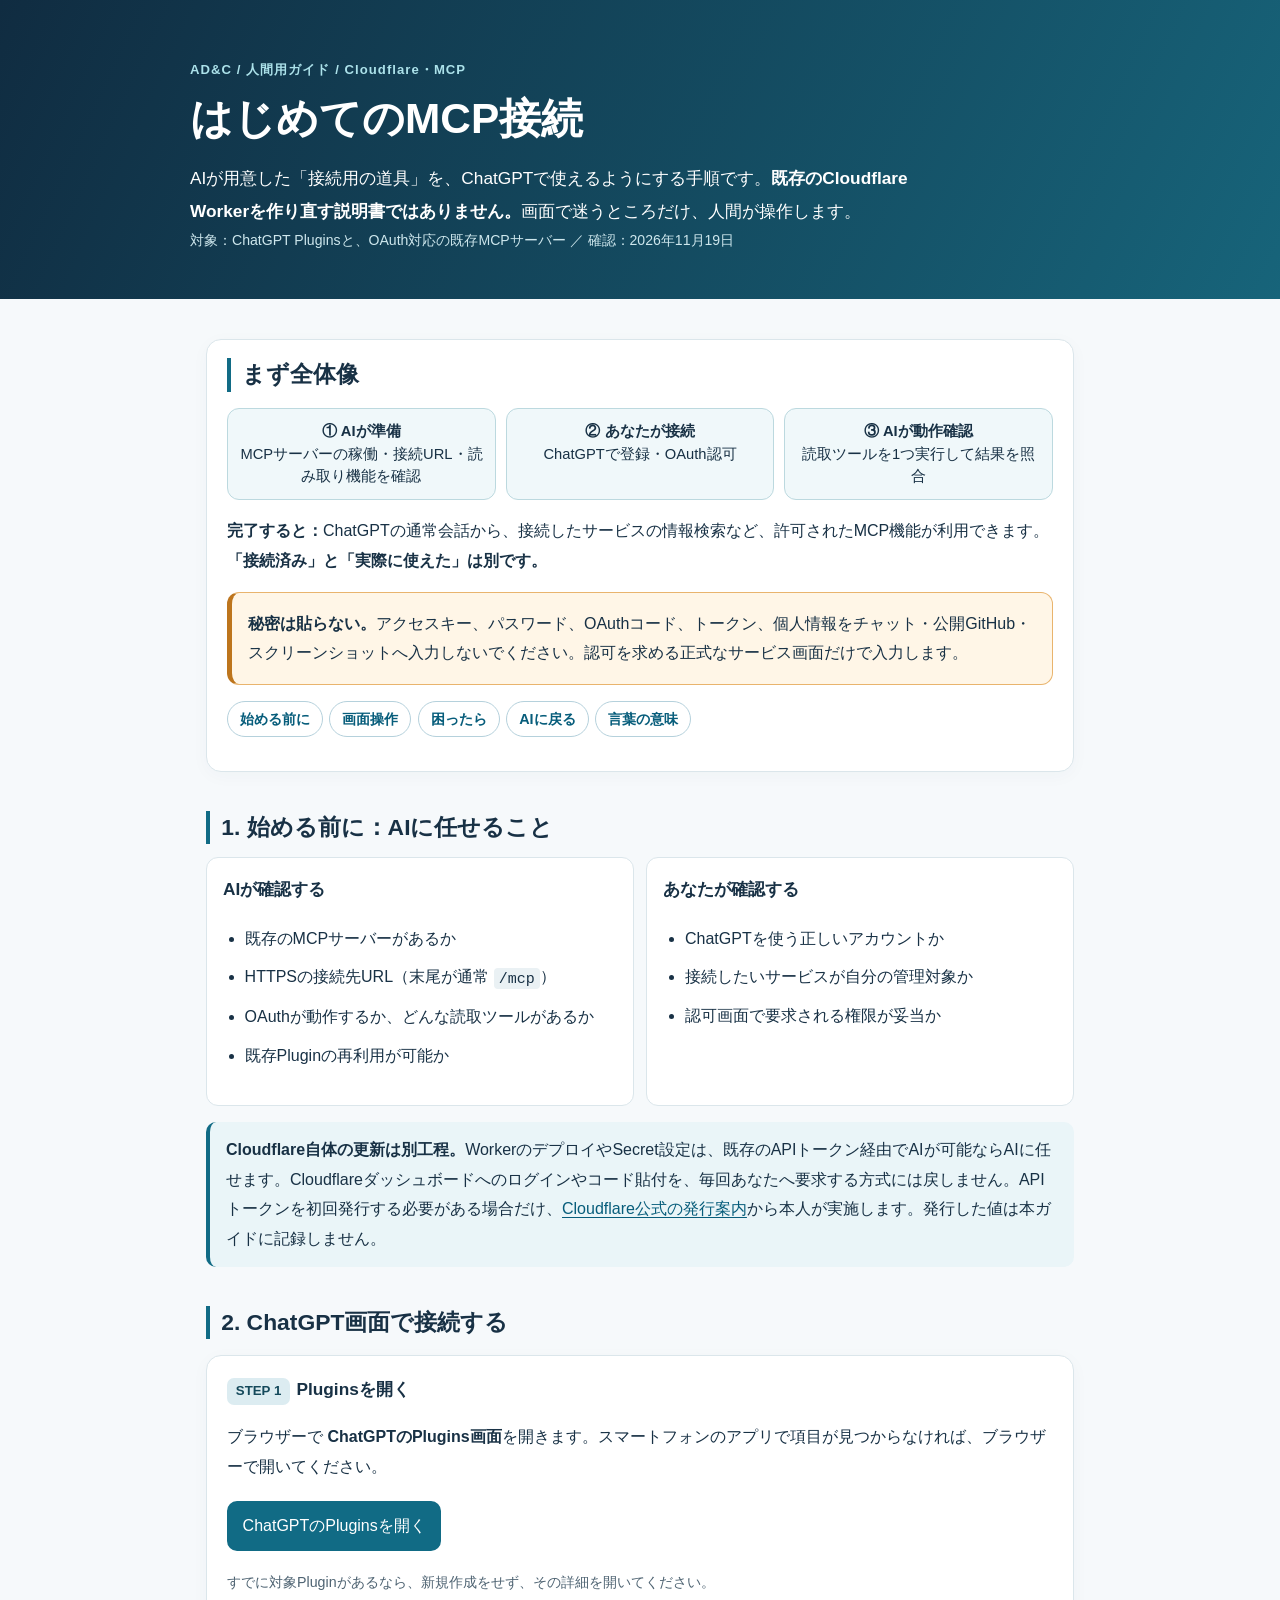
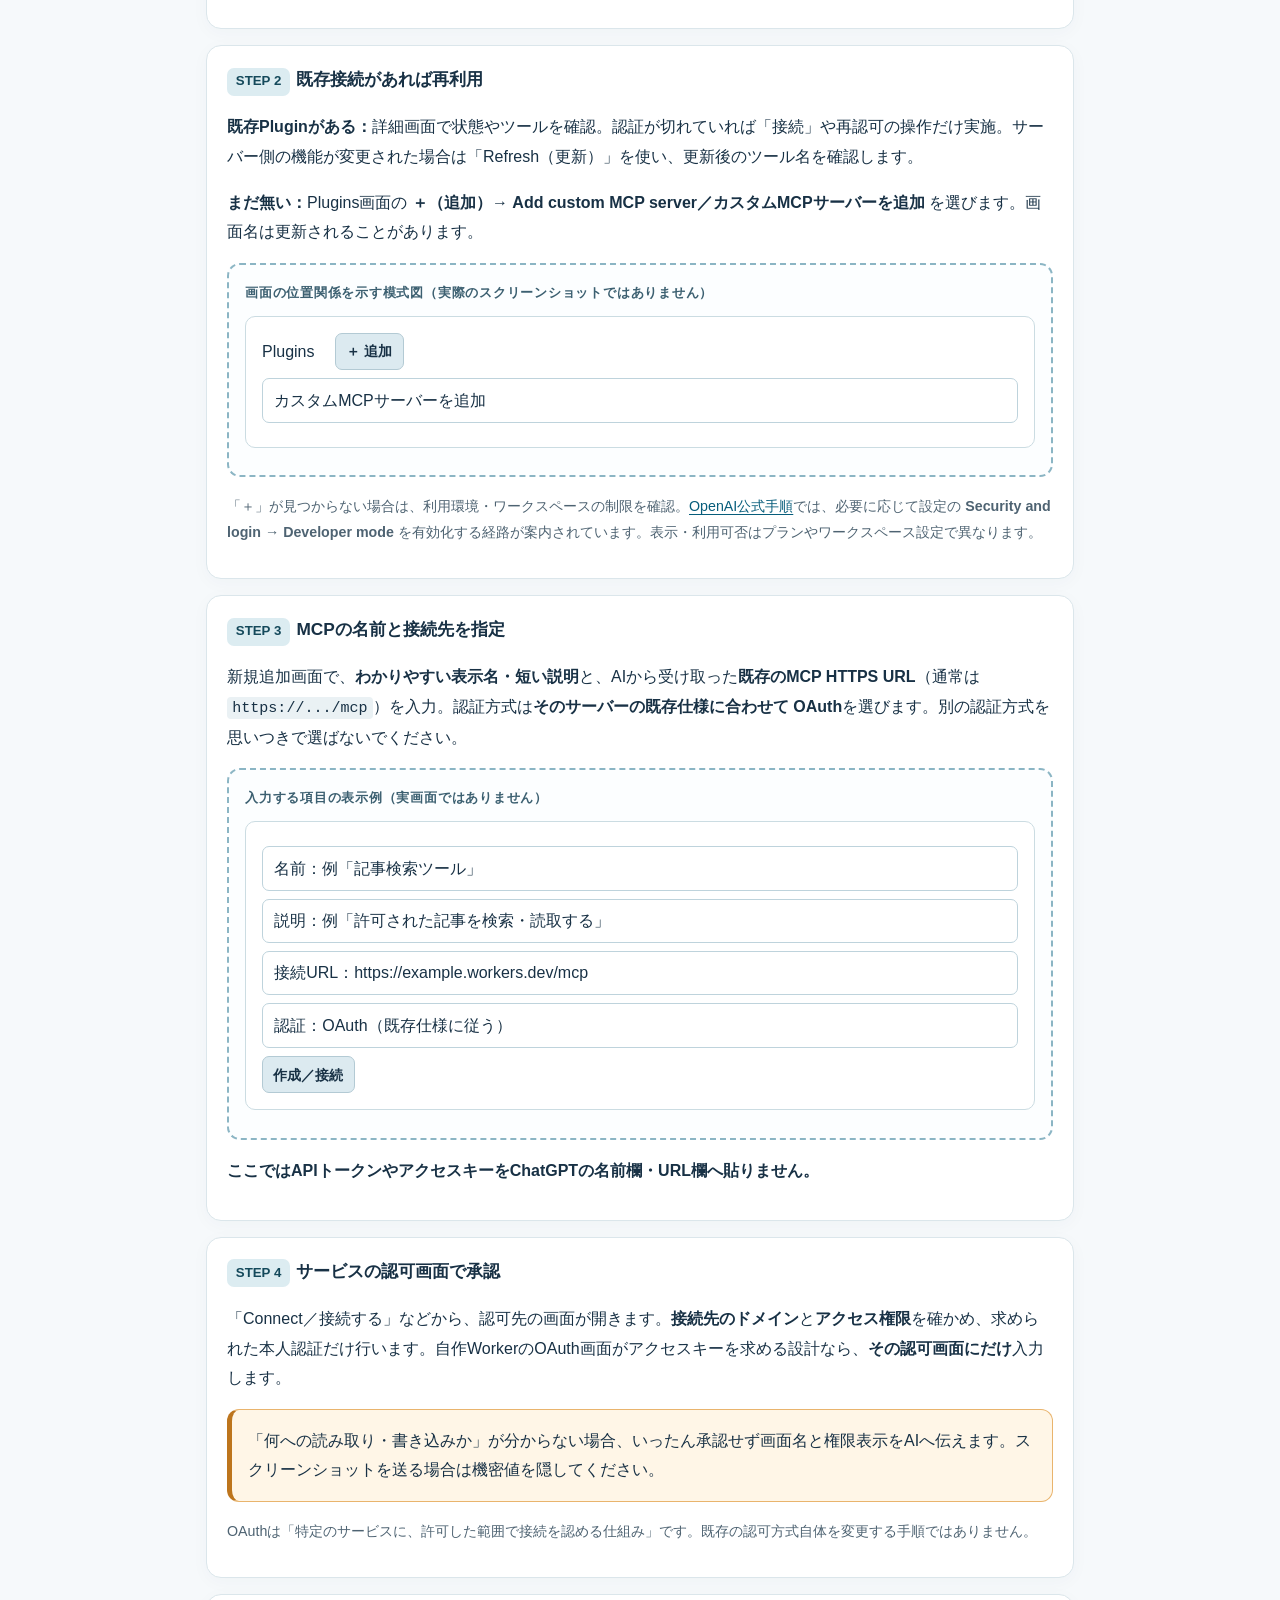
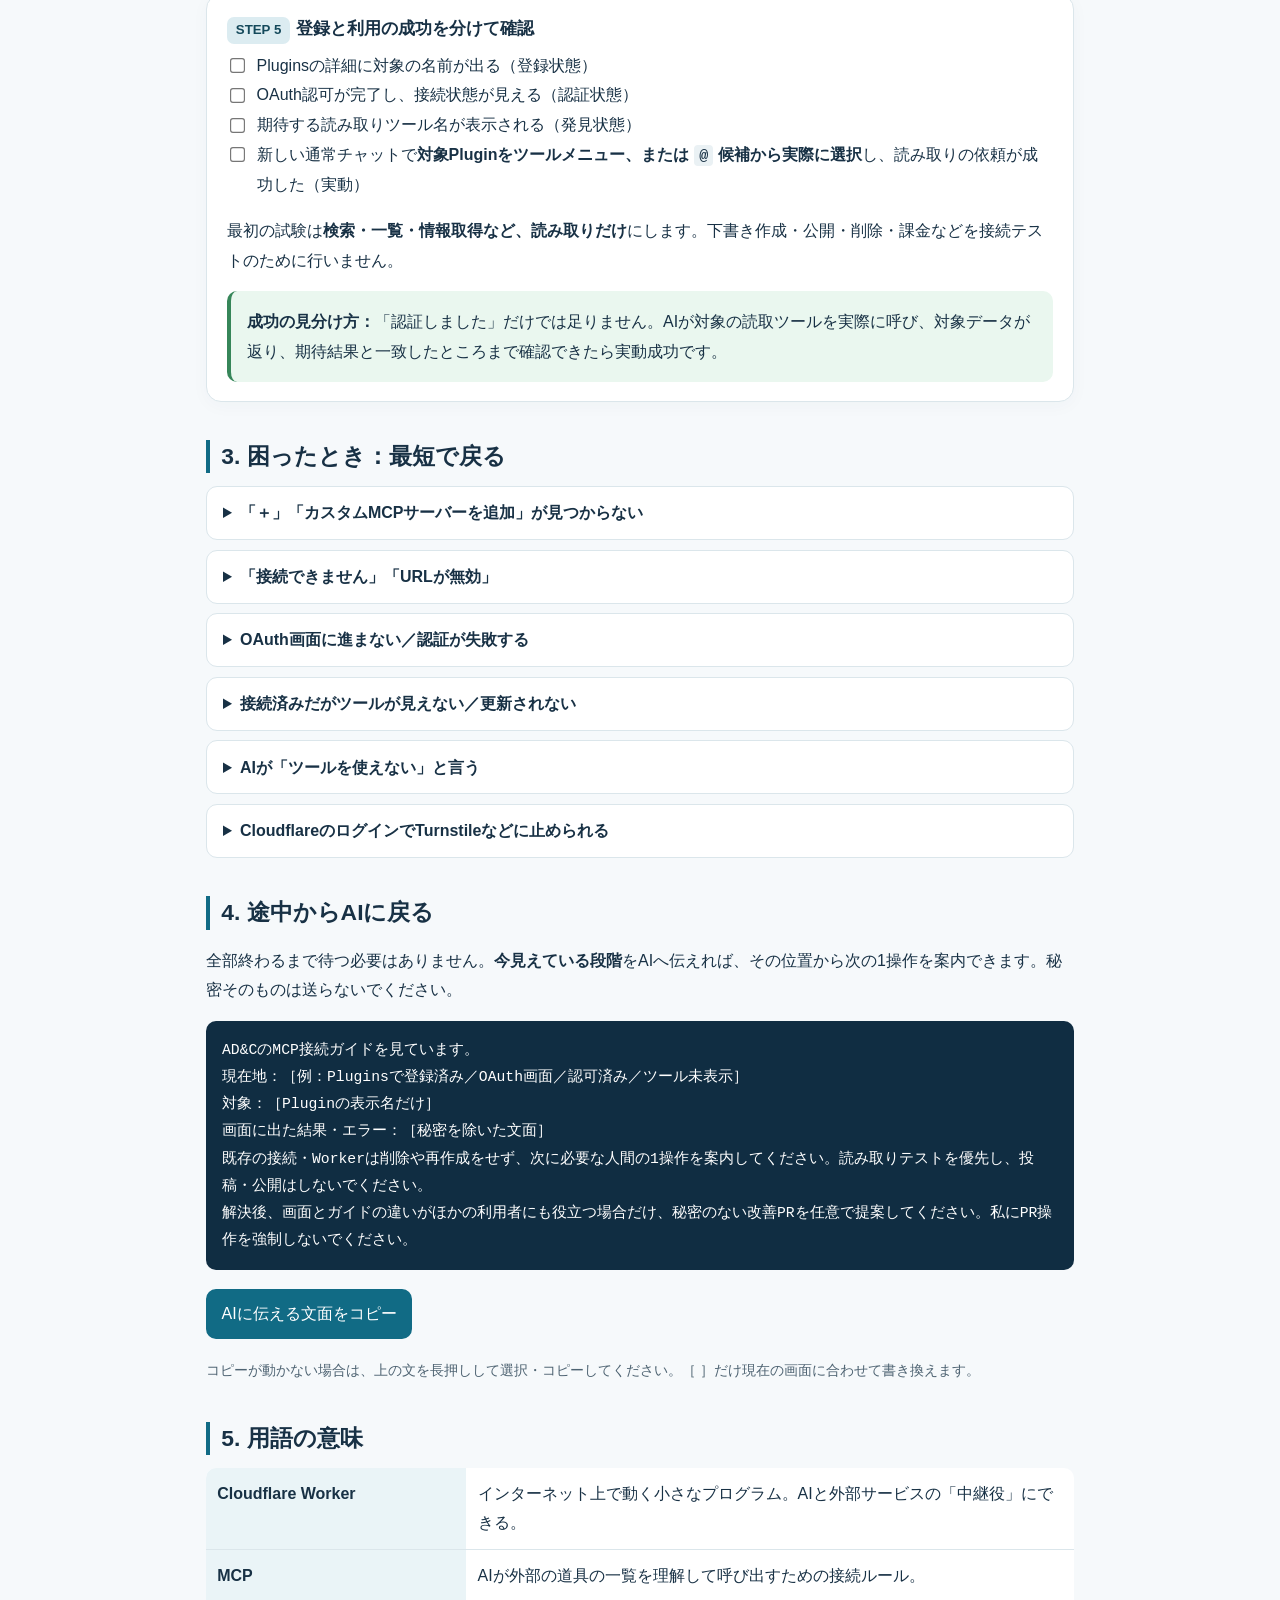
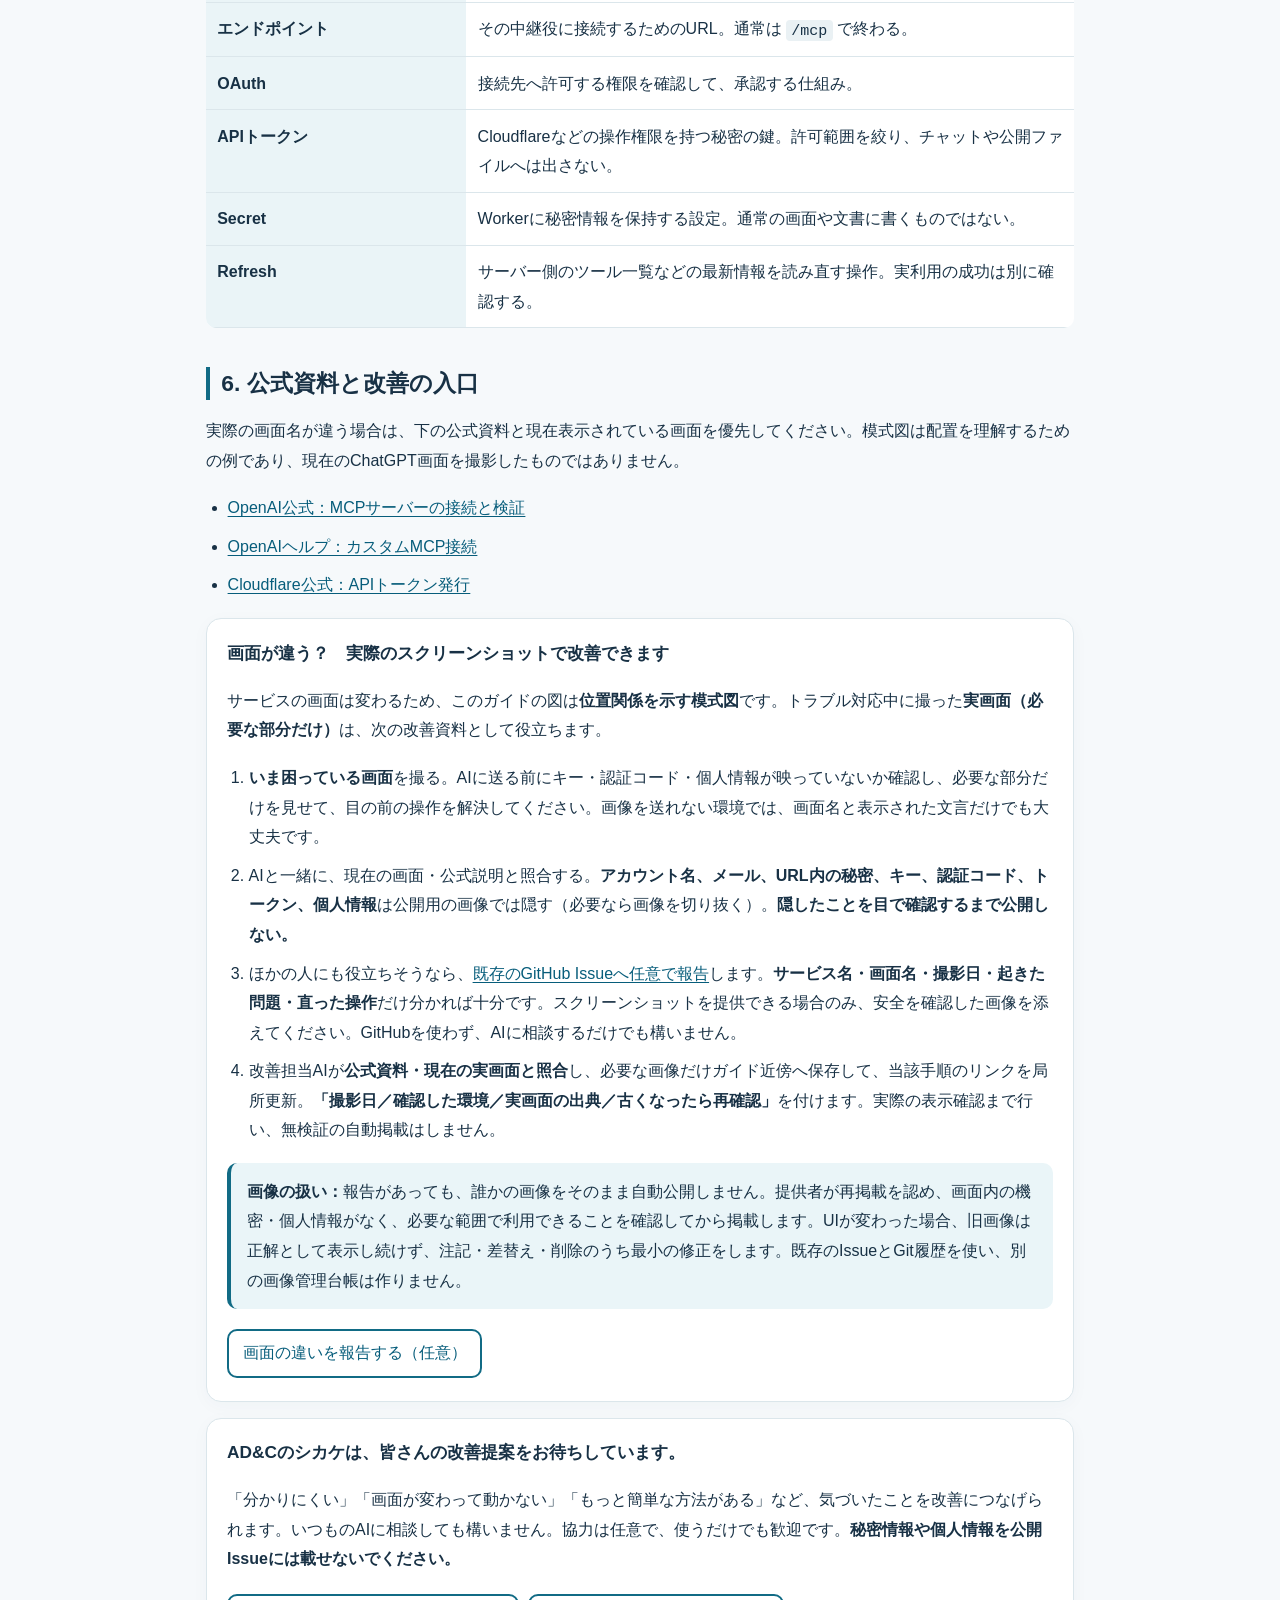
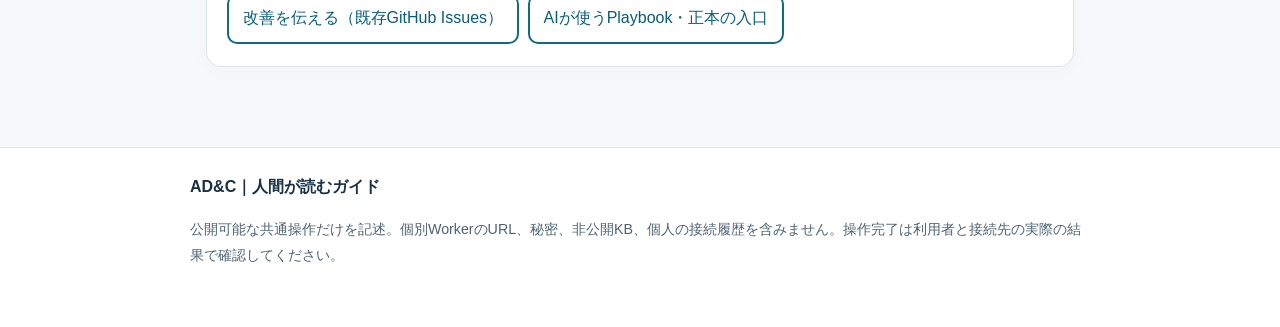
<file: guides/cloudflare/mcp-chatgpt-first-connection.html>
<!doctype html>
<html lang="ja">
<head>
<meta charset="utf-8">
<meta name="viewport" content="width=device-width,initial-scale=1">
<meta name="color-scheme" content="light">
<meta name="description" content="Cloudflare Workers等で構築された既存MCPをChatGPTへ接続するための、人間が行う画面操作・OAuth認可・最短復旧ガイド。">
<title>はじめてのMCP接続｜Cloudflare × ChatGPT｜AD&amp;C</title>
<style>
:root{--ink:#183145;--muted:#4e6372;--bg:#f6f9fb;--paper:#fff;--line:#dbe6eb;--accent:#116b85;--soft:#eaf5f8;--warn:#fff6e7;--warnline:#e9b46d;--ok:#eaf7ef}
*{box-sizing:border-box}html{scroll-behavior:smooth}body{margin:0;background:var(--bg);color:var(--ink);font:16px/1.85 "Noto Sans JP",-apple-system,BlinkMacSystemFont,"Hiragino Kaku Gothic ProN",Meiryo,sans-serif}
a{color:#075d7b;text-underline-offset:3px}a:focus-visible,button:focus-visible,summary:focus-visible{outline:3px solid #e19a2a;outline-offset:3px}
header{background:linear-gradient(115deg,#102c41,#17647a);color:white;padding:3.6rem 1rem 2.8rem}header .inner,main,footer .inner{max-width:900px;margin:auto}
.kicker{font-size:.82rem;letter-spacing:.08em;font-weight:750;color:#ace2ea}.eyebrow{font-size:.88rem;color:#cee7ed}h1{font-size:clamp(1.75rem,4vw,2.65rem);line-height:1.3;margin:.55rem 0 1rem}header p{max-width:760px;line-height:1.9;margin:0}main{padding:1.5rem 1rem 4rem}h2{font-size:1.43rem;line-height:1.45;margin:2.4rem 0 .8rem;padding-left:.7rem;border-left:4px solid var(--accent)}h3{font-size:1.08rem;margin:0 0 .35rem}
.lead{font-size:1.08rem}.small{font-size:.89rem;color:var(--muted)}.muted{color:var(--muted)}
.panel,.step,.glossary{background:var(--paper);border:1px solid var(--line);border-radius:15px;padding:1.15rem 1.25rem;margin:1rem 0;box-shadow:0 4px 18px #143c5108}
.alert{background:var(--warn);border:1px solid var(--warnline);border-left:5px solid #bd751d;border-radius:12px;padding:1rem;margin:1rem 0}
.note{background:var(--soft);border-left:4px solid var(--accent);padding:.85rem 1rem;border-radius:10px;margin:1rem 0}
.good{background:var(--ok);border-left:4px solid #368659;padding:1rem;border-radius:10px}
.flow{display:grid;grid-template-columns:repeat(3,minmax(0,1fr));gap:.6rem;margin:1rem 0}.flow div{border:1px solid #bcd9df;background:#f0f8fa;border-radius:12px;padding:.7rem;text-align:center;line-height:1.55;font-size:.92rem}.flow b{display:block}
.cards{display:grid;grid-template-columns:repeat(2,minmax(0,1fr));gap:.8rem}.cards>div{background:#fff;border:1px solid var(--line);border-radius:12px;padding:1rem}
.num{display:inline-block;border-radius:7px;background:#dcecf1;color:#14495b;font-size:.83rem;font-weight:750;padding:.1rem .55rem;margin-right:.4rem}
button,.action{background:#116b85;border:2px solid #116b85;border-radius:10px;color:white;font-weight:700;font:inherit;padding:.65rem .85rem;display:inline-block;text-decoration:none;cursor:pointer;line-height:1.55;margin:.25rem .3rem .25rem 0}
button:hover,.action:hover{background:#0c5268;color:white}.action.secondary{background:white;color:#075d7b}.action.secondary:hover{background:#eaf5f8}
ul,ol{padding-left:1.35rem}li{padding:.14rem 0}li+li{margin-top:.28rem}code{overflow-wrap:anywhere;background:#eaf1f4;padding:.11rem .33rem;border-radius:4px;font-size:.94em}pre{white-space:pre-wrap;overflow-wrap:anywhere;padding:1rem;border-radius:10px;background:#102d42;color:white;font-size:.92rem}
pre code{background:transparent;color:inherit;padding:0}details{border:1px solid var(--line);border-radius:11px;background:white;padding:.7rem 1rem;margin:.6rem 0}summary{cursor:pointer;font-weight:700}
table{width:100%;border-collapse:collapse;background:white;border-radius:10px;overflow:hidden}td,th{border-bottom:1px solid var(--line);padding:.7rem;text-align:left;vertical-align:top}th{background:#eaf4f7;width:30%}
.mock{border:2px dashed #8bb5c4;border-radius:13px;background:#fcfeff;padding:1rem;margin:1rem 0}.mockhead{color:#3c6071;font-size:.8rem;font-weight:700;letter-spacing:.06em}.mockscreen{margin:.7rem 0;border:1px solid #cbdce2;border-radius:10px;background:white;padding:1rem}.mockline{border:1px solid #bed3dc;padding:.4rem .7rem;margin:.5rem 0;border-radius:7px}.mockbutton{display:inline-block;padding:.3rem .65rem;border-radius:7px;background:#dceaf0;border:1px solid #b3cad4;font-weight:700;font-size:.88rem}
.tag{font-size:.74rem;display:inline-block;border-radius:6px;padding:.12rem .45rem;font-weight:700;background:#e0eff4;color:#17576a}
nav{display:flex;gap:.4rem;flex-wrap:wrap;margin:1rem 0}nav a{border:1px solid #b5d1dc;border-radius:100px;padding:.24rem .75rem;background:white;text-decoration:none;font-weight:650;font-size:.9rem}
footer{border-top:1px solid var(--line);background:white;padding:1.5rem 1rem 3rem}.check{display:flex;align-items:flex-start;gap:.6rem}.check input{margin-top:.53rem;transform:scale(1.15)}
@media(max-width:640px){.flow{grid-template-columns:1fr}.cards{grid-template-columns:1fr}header{padding-top:2.4rem}.panel,.step{padding:1rem}h2{font-size:1.26rem}table,td,th{display:block}th{width:auto}}
@media(prefers-reduced-motion:reduce){html{scroll-behavior:auto}}
</style>
</head>
<body>
<header><div class="inner">
<div class="kicker">AD&amp;C / 人間用ガイド / Cloudflare・MCP</div>
<h1>はじめてのMCP接続</h1>
<p class="lead">AIが用意した「接続用の道具」を、ChatGPTで使えるようにする手順です。<strong>既存のCloudflare Workerを作り直す説明書ではありません。</strong>画面で迷うところだけ、人間が操作します。</p>
<p class="eyebrow">対象：ChatGPT Pluginsと、OAuth対応の既存MCPサーバー ／ 確認：2026年11月19日</p>
</div></header>
<main>
<div class="panel">
<h2 style="margin-top:0">まず全体像</h2>
<div class="flow" aria-label="接続の3段階"><div><b>① AIが準備</b>MCPサーバーの稼働・接続URL・読み取り機能を確認</div><div><b>② あなたが接続</b>ChatGPTで登録・OAuth認可</div><div><b>③ AIが動作確認</b>読取ツールを1つ実行して結果を照合</div></div>
<p><strong>完了すると：</strong>ChatGPTの通常会話から、接続したサービスの情報検索など、許可されたMCP機能が利用できます。<strong>「接続済み」と「実際に使えた」は別です。</strong></p>
<div class="alert"><strong>秘密は貼らない。</strong>アクセスキー、パスワード、OAuthコード、トークン、個人情報をチャット・公開GitHub・スクリーンショットへ入力しないでください。認可を求める正式なサービス画面だけで入力します。</div>
<nav aria-label="このガイドの目次"><a href="#before">始める前に</a><a href="#connect">画面操作</a><a href="#trouble">困ったら</a><a href="#return">AIに戻る</a><a href="#terms">言葉の意味</a></nav>
</div>

<section id="before">
<h2>1. 始める前に：AIに任せること</h2>
<div class="cards"><div><h3>AIが確認する</h3><ul><li>既存のMCPサーバーがあるか</li><li>HTTPSの接続先URL（末尾が通常 <code>/mcp</code>）</li><li>OAuthが動作するか、どんな読取ツールがあるか</li><li>既存Pluginの再利用が可能か</li></ul></div><div><h3>あなたが確認する</h3><ul><li>ChatGPTを使う正しいアカウントか</li><li>接続したいサービスが自分の管理対象か</li><li>認可画面で要求される権限が妥当か</li></ul></div></div>
<p class="note"><strong>Cloudflare自体の更新は別工程。</strong>WorkerのデプロイやSecret設定は、既存のAPIトークン経由でAIが可能ならAIに任せます。Cloudflareダッシュボードへのログインやコード貼付を、毎回あなたへ要求する方式には戻しません。APIトークンを初回発行する必要がある場合だけ、<a href="https://developers.cloudflare.com/fundamentals/api/get-started/create-token/" target="_blank" rel="noopener noreferrer">Cloudflare公式の発行案内</a>から本人が実施します。発行した値は本ガイドに記録しません。</p>
</section>

<section id="connect">
<h2>2. ChatGPT画面で接続する</h2>
<div class="step"><h3><span class="num">STEP 1</span>Pluginsを開く</h3>
<p>ブラウザーで <strong>ChatGPTのPlugins画面</strong>を開きます。スマートフォンのアプリで項目が見つからなければ、ブラウザーで開いてください。</p>
<a class="action" href="https://chatgpt.com/plugins" target="_blank" rel="noopener noreferrer">ChatGPTのPluginsを開く</a>
<p class="small">すでに対象Pluginがあるなら、新規作成をせず、その詳細を開いてください。</p>
</div>
<div class="step"><h3><span class="num">STEP 2</span>既存接続があれば再利用</h3>
<p><strong>既存Pluginがある：</strong>詳細画面で状態やツールを確認。認証が切れていれば「接続」や再認可の操作だけ実施。サーバー側の機能が変更された場合は「Refresh（更新）」を使い、更新後のツール名を確認します。</p>
<p><strong>まだ無い：</strong>Plugins画面の <strong>＋（追加）→ Add custom MCP server／カスタムMCPサーバーを追加</strong> を選びます。画面名は更新されることがあります。</p>
<div class="mock" role="img" aria-label="概念図：Pluginsの追加メニュー"><div class="mockhead">画面の位置関係を示す模式図（実際のスクリーンショットではありません）</div><div class="mockscreen"><div>Plugins　 <span class="mockbutton">＋ 追加</span></div><div class="mockline">カスタムMCPサーバーを追加</div></div></div>
<p class="small">「＋」が見つからない場合は、利用環境・ワークスペースの制限を確認。<a href="https://developers.openai.com/plugins/deploy/connect-chatgpt" target="_blank" rel="noopener noreferrer">OpenAI公式手順</a>では、必要に応じて設定の <strong>Security and login → Developer mode</strong> を有効化する経路が案内されています。表示・利用可否はプランやワークスペース設定で異なります。</p>
</div>
<div class="step"><h3><span class="num">STEP 3</span>MCPの名前と接続先を指定</h3>
<p>新規追加画面で、<strong>わかりやすい表示名・短い説明</strong>と、AIから受け取った<strong>既存のMCP HTTPS URL</strong>（通常は <code>https://.../mcp</code>）を入力。認証方式は<strong>そのサーバーの既存仕様に合わせて OAuth</strong>を選びます。別の認証方式を思いつきで選ばないでください。</p>
<div class="mock" role="img" aria-label="概念図：接続フォームの項目"><div class="mockhead">入力する項目の表示例（実画面ではありません）</div><div class="mockscreen"><div class="mockline">名前：例「記事検索ツール」</div><div class="mockline">説明：例「許可された記事を検索・読取する」</div><div class="mockline">接続URL：https://example.workers.dev/mcp</div><div class="mockline">認証：OAuth（既存仕様に従う）</div><span class="mockbutton">作成／接続</span></div></div>
<p><strong>ここではAPIトークンやアクセスキーをChatGPTの名前欄・URL欄へ貼りません。</strong></p>
</div>
<div class="step"><h3><span class="num">STEP 4</span>サービスの認可画面で承認</h3>
<p>「Connect／接続する」などから、認可先の画面が開きます。<strong>接続先のドメイン</strong>と<strong>アクセス権限</strong>を確かめ、求められた本人認証だけ行います。自作WorkerのOAuth画面がアクセスキーを求める設計なら、<strong>その認可画面にだけ</strong>入力します。</p>
<p class="alert">「何への読み取り・書き込みか」が分からない場合、いったん承認せず画面名と権限表示をAIへ伝えます。スクリーンショットを送る場合は機密値を隠してください。</p>
<p class="small">OAuthは「特定のサービスに、許可した範囲で接続を認める仕組み」です。既存の認可方式自体を変更する手順ではありません。</p>
</div>
<div class="step"><h3><span class="num">STEP 5</span>登録と利用の成功を分けて確認</h3>
<div class="check"><input id="ck1" type="checkbox"><label for="ck1">Pluginsの詳細に対象の名前が出る（登録状態）</label></div>
<div class="check"><input id="ck2" type="checkbox"><label for="ck2">OAuth認可が完了し、接続状態が見える（認証状態）</label></div>
<div class="check"><input id="ck3" type="checkbox"><label for="ck3">期待する読み取りツール名が表示される（発見状態）</label></div>
<div class="check"><input id="ck4" type="checkbox"><label for="ck4">新しい通常チャットで<strong>対象Pluginをツールメニュー、または <code>@</code> 候補から実際に選択</strong>し、読み取りの依頼が成功した（実動）</label></div>
<p>最初の試験は<strong>検索・一覧・情報取得など、読み取りだけ</strong>にします。下書き作成・公開・削除・課金などを接続テストのために行いません。</p>
<div class="good"><strong>成功の見分け方：</strong>「認証しました」だけでは足りません。AIが対象の読取ツールを実際に呼び、対象データが返り、期待結果と一致したところまで確認できたら実動成功です。</div>
</div>
</section>

<section id="trouble">
<h2>3. 困ったとき：最短で戻る</h2>
<details><summary>「＋」「カスタムMCPサーバーを追加」が見つからない</summary><p>まずブラウザーの <a href="https://chatgpt.com/plugins" target="_blank" rel="noopener noreferrer">Plugins</a> を開き直し、現在のワークスペースと権限を確認します。必要な環境ではDeveloper modeを確認。利用できない環境で同じ場所を何度も探す必要はありません。現在の画面名をAIへ伝えてください。</p></details>
<details><summary>「接続できません」「URLが無効」</summary><p>URLが <code>https://</code> で始まり、正しい <code>/mcp</code> まで含むか確認。AIにサーバー応答、OAuthメタデータ、実際のエラーを調べてもらいます。<strong>Workerをいきなり作り直さない。</strong></p></details>
<details><summary>OAuth画面に進まない／認証が失敗する</summary><p>本人が表示中のURL・画面名・エラー文（秘密なし）をAIへ伝えます。認可画面のドメイン、ログインアカウント、許可範囲とサーバー側の認証仕様を先に照合。推測でOAuth設定やSecretを改変しません。</p></details>
<details><summary>接続済みだがツールが見えない／更新されない</summary><p>まず対象Pluginが現在の会話に<strong>本当に選択されているか</strong>確認します。サーバー側のツール変更後ならPlugin詳細の<strong>Refresh</strong>を一度実施し、表示された数と名前を確認。改善しなければ「サーバー側で見える数」「ChatGPT側で見える数」を分けてAIへ伝えます。既存の接続を削除して再登録する前に、どの段階が失敗したか判定します。</p></details>
<details><summary>AIが「ツールを使えない」と言う</summary><p>新しい通常チャットでツールメニューまたは <code>@</code> 候補から<strong>対象Pluginを選択</strong>し、読取依頼をもう一度試します。単に文字でPlugin名を入力しただけでは選択されない場合があります。再選択しても不可なら、プラグイン詳細の接続とツール表示を確認します。</p></details>
<details><summary>CloudflareのログインでTurnstileなどに止められる</summary><p>日常のデプロイ・Secret設定はCloudflare API経由が標準なので、まずAIに既存のAPI接続を確認させます。本人による初回操作が本当に必要なときのみ、本人のブラウザーで公式画面を使用。認証チャレンジの連打や回避は行いません。</p></details>
</section>

<section id="return">
<h2>4. 途中からAIに戻る</h2>
<p>全部終わるまで待つ必要はありません。<strong>今見えている段階</strong>をAIへ伝えれば、その位置から次の1操作を案内できます。秘密そのものは送らないでください。</p>
<pre id="handoff">AD&amp;CのMCP接続ガイドを見ています。
現在地：［例：Pluginsで登録済み／OAuth画面／認可済み／ツール未表示］
対象：［Pluginの表示名だけ］
画面に出た結果・エラー：［秘密を除いた文面］
既存の接続・Workerは削除や再作成をせず、次に必要な人間の1操作を案内してください。読み取りテストを優先し、投稿・公開はしないでください。
解決後、画面とガイドの違いがほかの利用者にも役立つ場合だけ、秘密のない改善PRを任意で提案してください。私にPR操作を強制しないでください。</pre>
<button type="button" id="copy">AIに伝える文面をコピー</button><span class="small" id="copyresult" role="status" aria-live="polite"></span>
<p class="small">コピーが動かない場合は、上の文を長押しして選択・コピーしてください。［ ］だけ現在の画面に合わせて書き換えます。</p>
</section>

<section id="terms">
<h2>5. 用語の意味</h2>
<table><tbody>
<tr><th>Cloudflare Worker</th><td>インターネット上で動く小さなプログラム。AIと外部サービスの「中継役」にできる。</td></tr>
<tr><th>MCP</th><td>AIが外部の道具の一覧を理解して呼び出すための接続ルール。</td></tr>
<tr><th>エンドポイント</th><td>その中継役に接続するためのURL。通常は <code>/mcp</code> で終わる。</td></tr>
<tr><th>OAuth</th><td>接続先へ許可する権限を確認して、承認する仕組み。</td></tr>
<tr><th>APIトークン</th><td>Cloudflareなどの操作権限を持つ秘密の鍵。許可範囲を絞り、チャットや公開ファイルへは出さない。</td></tr>
<tr><th>Secret</th><td>Workerに秘密情報を保持する設定。通常の画面や文書に書くものではない。</td></tr>
<tr><th>Refresh</th><td>サーバー側のツール一覧などの最新情報を読み直す操作。実利用の成功は別に確認する。</td></tr>
</tbody></table>
</section>

<section>
<h2>6. 公式資料と改善の入口</h2>
<p>実際の画面名が違う場合は、下の公式資料と現在表示されている画面を優先してください。模式図は配置を理解するための例であり、現在のChatGPT画面を撮影したものではありません。</p>
<ul>
<li><a href="https://developers.openai.com/plugins/deploy/connect-chatgpt" target="_blank" rel="noopener noreferrer">OpenAI公式：MCPサーバーの接続と検証</a></li>
<li><a href="https://help.openai.com/en/articles/12584461-connecting-custom-mcp-servers-in-chatgpt" target="_blank" rel="noopener noreferrer">OpenAIヘルプ：カスタムMCP接続</a></li>
<li><a href="https://developers.cloudflare.com/fundamentals/api/get-started/create-token/" target="_blank" rel="noopener noreferrer">Cloudflare公式：APIトークン発行</a></li>
</ul>
<div class="panel" id="screen-feedback">
<h3>画面が違う？　実際のスクリーンショットで改善できます</h3>
<p>サービスの画面は変わるため、このガイドの図は<strong>位置関係を示す模式図</strong>です。トラブル対応中に撮った<strong>実画面（必要な部分だけ）</strong>は、次の改善資料として役立ちます。</p>
<ol>
<li><strong>いま困っている画面</strong>を撮る。AIに送る前にキー・認証コード・個人情報が映っていないか確認し、必要な部分だけを見せて、目の前の操作を解決してください。画像を送れない環境では、画面名と表示された文言だけでも大丈夫です。</li>
<li>AIと一緒に、現在の画面・公式説明と照合する。<strong>アカウント名、メール、URL内の秘密、キー、認証コード、トークン、個人情報</strong>は公開用の画像では隠す（必要なら画像を切り抜く）。<strong>隠したことを目で確認するまで公開しない。</strong></li>
<li>ほかの人にも役立ちそうなら、<a href="https://github.com/Yosio-DMZ-C/AD-C-Shared-Knowledge/issues/new" target="_blank" rel="noopener noreferrer">既存のGitHub Issueへ任意で報告</a>します。<strong>サービス名・画面名・撮影日・起きた問題・直った操作</strong>だけ分かれば十分です。スクリーンショットを提供できる場合のみ、安全を確認した画像を添えてください。GitHubを使わず、AIに相談するだけでも構いません。</li>
<li>改善担当AIが<strong>公式資料・現在の実画面と照合</strong>し、必要な画像だけガイド近傍へ保存して、当該手順のリンクを局所更新。<strong>「撮影日／確認した環境／実画面の出典／古くなったら再確認」</strong>を付けます。実際の表示確認まで行い、無検証の自動掲載はしません。</li>
</ol>
<div class="note"><strong>画像の扱い：</strong>報告があっても、誰かの画像をそのまま自動公開しません。提供者が再掲載を認め、画面内の機密・個人情報がなく、必要な範囲で利用できることを確認してから掲載します。UIが変わった場合、旧画像は正解として表示し続けず、注記・差替え・削除のうち最小の修正をします。既存のIssueとGit履歴を使い、別の画像管理台帳は作りません。</div>
<a class="action secondary" href="https://github.com/Yosio-DMZ-C/AD-C-Shared-Knowledge/issues/new" target="_blank" rel="noopener noreferrer">画面の違いを報告する（任意）</a>
</div>
<div class="panel"><h3>AD&amp;Cのシカケは、皆さんの改善提案をお待ちしています。</h3>
<p>「分かりにくい」「画面が変わって動かない」「もっと簡単な方法がある」など、気づいたことを改善につなげられます。いつものAIに相談しても構いません。協力は任意で、使うだけでも歓迎です。<strong>秘密情報や個人情報を公開Issueには載せないでください。</strong></p>
<a class="action secondary" href="https://github.com/Yosio-DMZ-C/AD-C-Shared-Knowledge/issues" target="_blank" rel="noopener noreferrer">改善を伝える（既存GitHub Issues）</a>
<a class="action secondary" href="https://github.com/Yosio-DMZ-C/AD-C-Shared-Knowledge" target="_blank" rel="noopener noreferrer">AIが使うPlaybook・正本の入口</a>
</div>
</section>
</main>
<footer><div class="inner"><strong>AD&amp;C｜人間が読むガイド</strong><p class="small">公開可能な共通操作だけを記述。個別WorkerのURL、秘密、非公開KB、個人の接続履歴を含みません。操作完了は利用者と接続先の実際の結果で確認してください。</p></div></footer>
<script>
(function(){
 var btn=document.getElementById('copy'),res=document.getElementById('copyresult'),pre=document.getElementById('handoff');
 btn.addEventListener('click',async function(){
   var value=pre.innerText||pre.textContent;
   try{await navigator.clipboard.writeText(value);res.textContent='コピーしました。必要な箇所だけ書き換えてAIへ送ってください。';}
   catch(e){res.textContent='コピーできませんでした。上の文を長押しして選択してください。';}
 });
})();
</script>
</body></html>
</file>
<file: guides/assets/adnc-unified.css>
/* AD&C visual-docs v0.1.0 | Public guide theme. No CDN, data, analytics or external requests. */
/* Shared palette with skills/html-report/render_report.py; report PDF remains temporary. */
:root {
  color-scheme:light;
  --adnc-ink:#192d43; --adnc-navy:#11243e; --adnc-teal:#087f7b;
  --adnc-link:#0b6d92; --adnc-soft:#e6f7f3; --adnc-background:#f6fafd;
  --adnc-white:#fff; --adnc-muted:#53687c; --adnc-line:#d2e5e9;
  --adnc-warn:#fff6e7; --adnc-warn-line:#dcac54; --adnc-focus:#087f7b;
  --adnc-radius:16px;
  font-family:"Noto Sans JP",system-ui,-apple-system,sans-serif;
  color:var(--adnc-ink); background:var(--adnc-background);
}
*{box-sizing:border-box}html{scroll-behavior:smooth}
body{margin:0;line-height:1.8;font-size:16px}
a{color:var(--adnc-link);text-underline-offset:3px;overflow-wrap:anywhere}
a:focus-visible,button:focus-visible,summary:focus-visible{outline:3px solid var(--adnc-focus);outline-offset:3px}
.skip-link{position:absolute;left:8px;top:-100px;background:#fff;color:var(--adnc-navy);padding:8px;z-index:9}
.skip-link:focus{top:8px}
.adnc-hero{background:var(--adnc-navy);color:var(--adnc-white);padding:35px max(18px,calc((100vw - 960px)/2))}
.adnc-hero .eyebrow{font-size:.84rem;letter-spacing:.08em;color:#8fe4d8}
/* Official AD&C mark, packaged locally: no runtime request to WordPress/Drive. */
.adnc-brand{display:flex;align-items:center;gap:8px;max-width:1000px;margin:0 auto 7px}
.adnc-brand .adnc-logo{display:block;width:112px;max-width:30vw;height:auto;flex:0 0 auto;padding:2px;border:1px solid #d8e4e8;border-radius:6px;background:#fff}
.adnc-brand-note{font-size:.76rem;line-height:1.4;color:#d7edef}

.adnc-hero h1{font-size:clamp(1.7rem,4vw,2.6rem);line-height:1.35;margin:10px 0}
.adnc-hero p{margin:7px 0;color:#e7f0f5}
.adnc-wrap{max-width:1000px;padding:22px 18px 66px;margin:auto}
.adnc-panel{background:var(--adnc-white);padding:clamp(16px,3vw,27px);border:1px solid var(--adnc-line);border-radius:var(--adnc-radius);margin:0 0 18px;box-shadow:0 3px 14px #1b36400b}
.adnc-panel h2{font-size:1.38rem;line-height:1.4;margin:0 0 12px}
.adnc-panel h3{font-size:1.09rem;margin:22px 0 8px}
.adnc-panel p{margin:7px 0 15px}
.adnc-lead{font-size:1.11rem}
.adnc-grid{display:grid;grid-template-columns:repeat(auto-fit,minmax(230px,1fr));gap:12px}
.adnc-card{border:1px solid var(--adnc-line);border-radius:13px;padding:16px;background:#fff;min-width:0}
.adnc-card h3{margin:0 0 7px}
.adnc-callout{padding:14px 17px;background:var(--adnc-soft);border-left:5px solid var(--adnc-teal);border-radius:9px;margin:18px 0}
.adnc-callout.warn{background:var(--adnc-warn);border-left-color:var(--adnc-warn-line)}
.adnc-steps{list-style:none;counter-reset:adnc-step;padding:0}
.adnc-steps>li{counter-increment:adnc-step;position:relative;padding:1px 0 12px 46px;margin:12px 0;border-bottom:1px solid var(--adnc-line)}
.adnc-steps>li::before{content:counter(adnc-step);position:absolute;left:0;top:3px;display:grid;place-items:center;width:31px;height:31px;background:var(--adnc-teal);border-radius:50%;color:#fff;font-weight:700}
.adnc-toc{display:flex;gap:12px;flex-wrap:wrap;padding:0;list-style:none}
.adnc-toc a{display:inline-block;padding:6px 10px;border:1px solid var(--adnc-line);border-radius:9px;text-decoration:none;background:#fff}
.adnc-muted{font-size:.9rem;color:var(--adnc-muted)}
.adnc-badge{font-size:.78rem;font-weight:700;border-radius:9px;padding:4px 9px;background:var(--adnc-soft);color:#145b57}
.adnc-action{display:inline-block;border:0;border-radius:11px;padding:9px 14px;background:var(--adnc-teal);color:#fff;font:inherit;text-decoration:none}
.adnc-action:hover{filter:brightness(.9)}
.adnc-table{width:100%;border-collapse:collapse}
.adnc-table th,.adnc-table td{padding:9px 11px;border-bottom:1px solid var(--adnc-line);text-align:left;vertical-align:top}
pre,code{overflow-wrap:anywhere;white-space:pre-wrap}
img,svg{max-width:100%;height:auto}
details{border:1px solid var(--adnc-line);border-radius:10px;padding:12px 15px;margin:12px 0}
summary{cursor:pointer;font-weight:700}
.adnc-footer{font-size:.85rem;text-align:center;color:var(--adnc-muted);padding:0 18px 35px}
@media(max-width:600px){
  .adnc-hero{padding:24px 18px}.adnc-wrap{padding:12px 10px 36px}
  .adnc-brand{gap:6px;flex-wrap:nowrap}.adnc-brand .adnc-logo{width:94px;max-width:27vw}.adnc-brand-note{font-size:.68rem}
  .adnc-panel{padding:16px;border-radius:12px}.adnc-grid{grid-template-columns:1fr}
  .adnc-table{display:block;overflow-x:auto}
}
@media print{
  @page{size:A4 portrait;margin:12mm 13mm}
  html,body{background:#fff!important;color:#192d43!important}
  body{font-size:11pt;line-height:1.6}
  .adnc-hero{background:#11243e!important;color:#fff!important;padding:18px!important;print-color-adjust:exact;-webkit-print-color-adjust:exact}
  .adnc-hero p{color:#fff!important}
  .adnc-brand .adnc-logo{width:92px;max-width:none;background:#fff!important}
  .adnc-wrap{width:100%!important;max-width:none!important;margin:0!important;padding:0!important}
  .adnc-panel,.adnc-card{border:1px solid #cfdee3;box-shadow:none!important;border-radius:0}
  .adnc-grid{display:block!important;columns:auto!important}
  .adnc-grid>*{width:100%!important;break-inside:auto;margin:0 0 10px}
  .adnc-toc,.adnc-action,.adnc-no-print,.skip-link{display:none!important}
  .adnc-panel,.adnc-card{break-inside:auto!important;page-break-inside:auto!important}
  h1,h2,h3,summary{break-after:avoid}
  p,li{orphans:2;widows:2}
  details{display:block}details>*{display:block!important}
  a{color:#0b6d92!important;text-decoration:underline}
  pre,code{white-space:pre-wrap!important}
  table{break-inside:auto}tr{break-inside:avoid}
}
</file>
